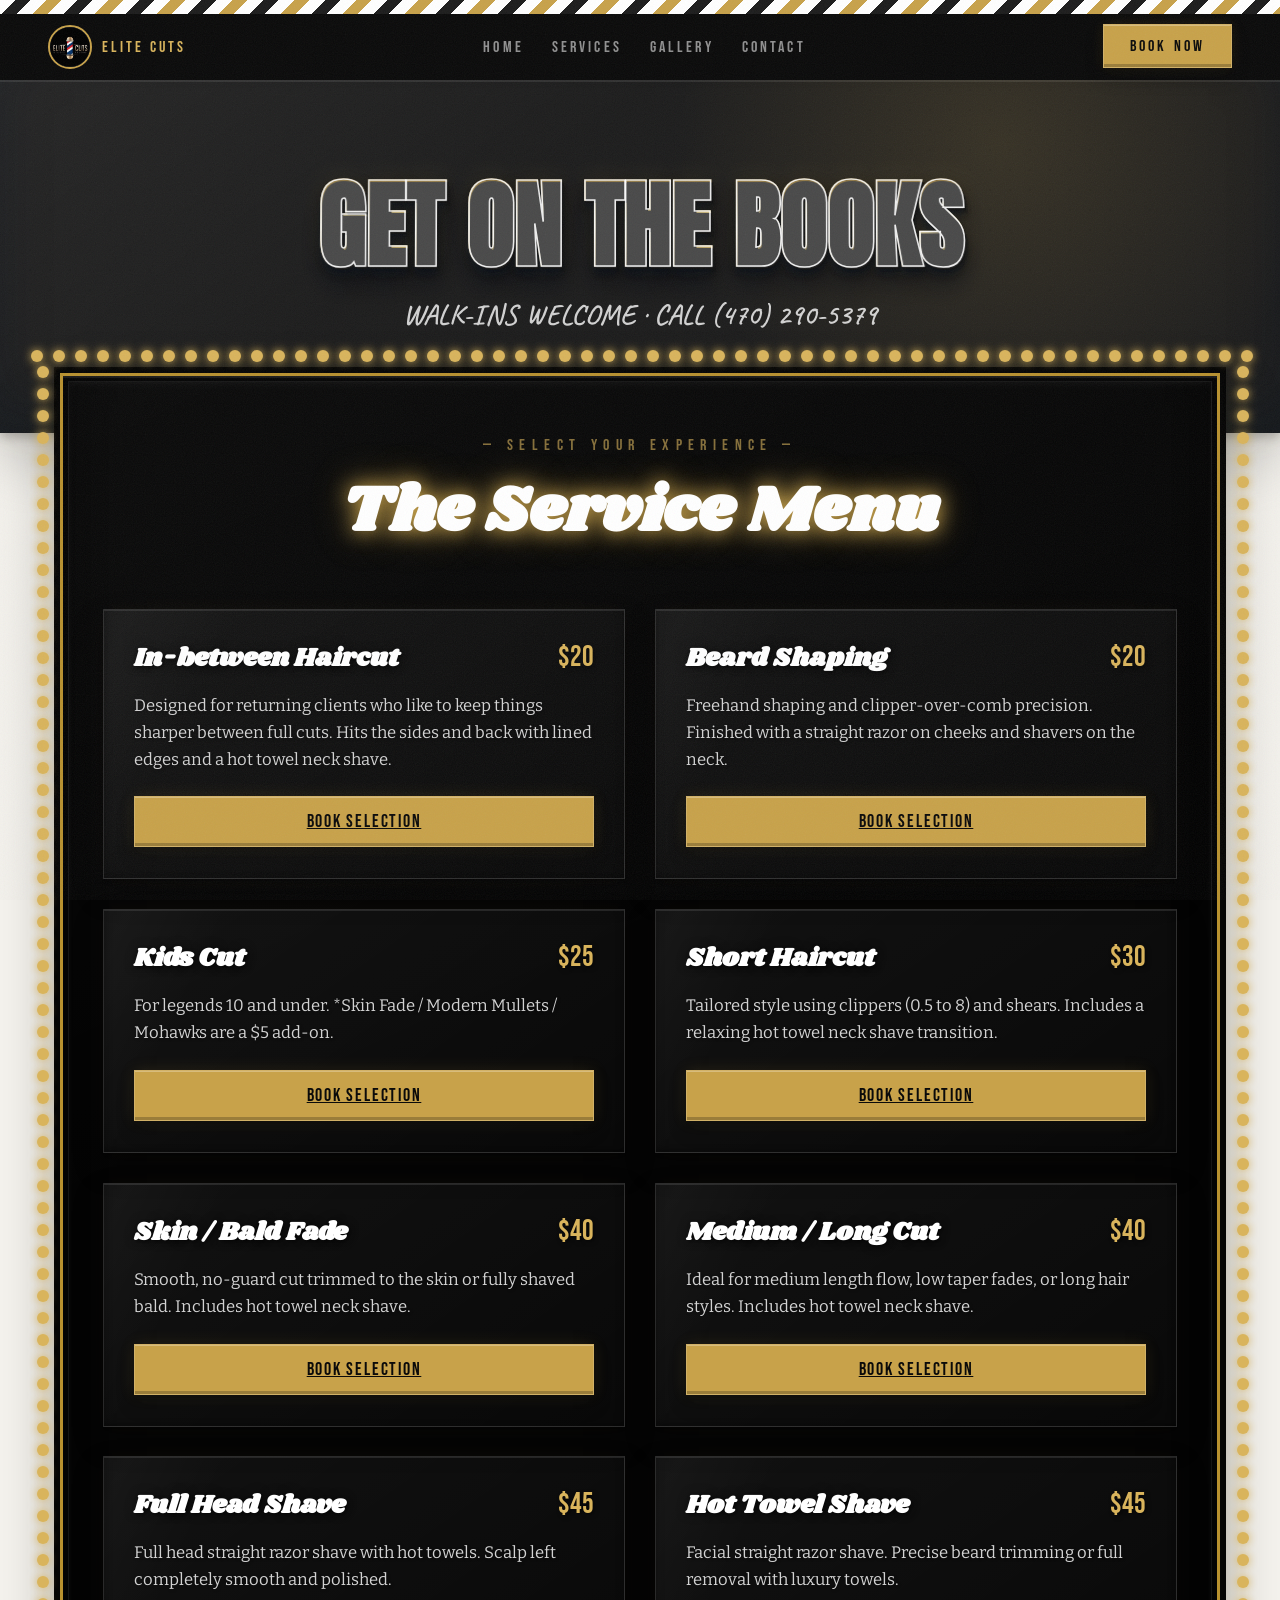
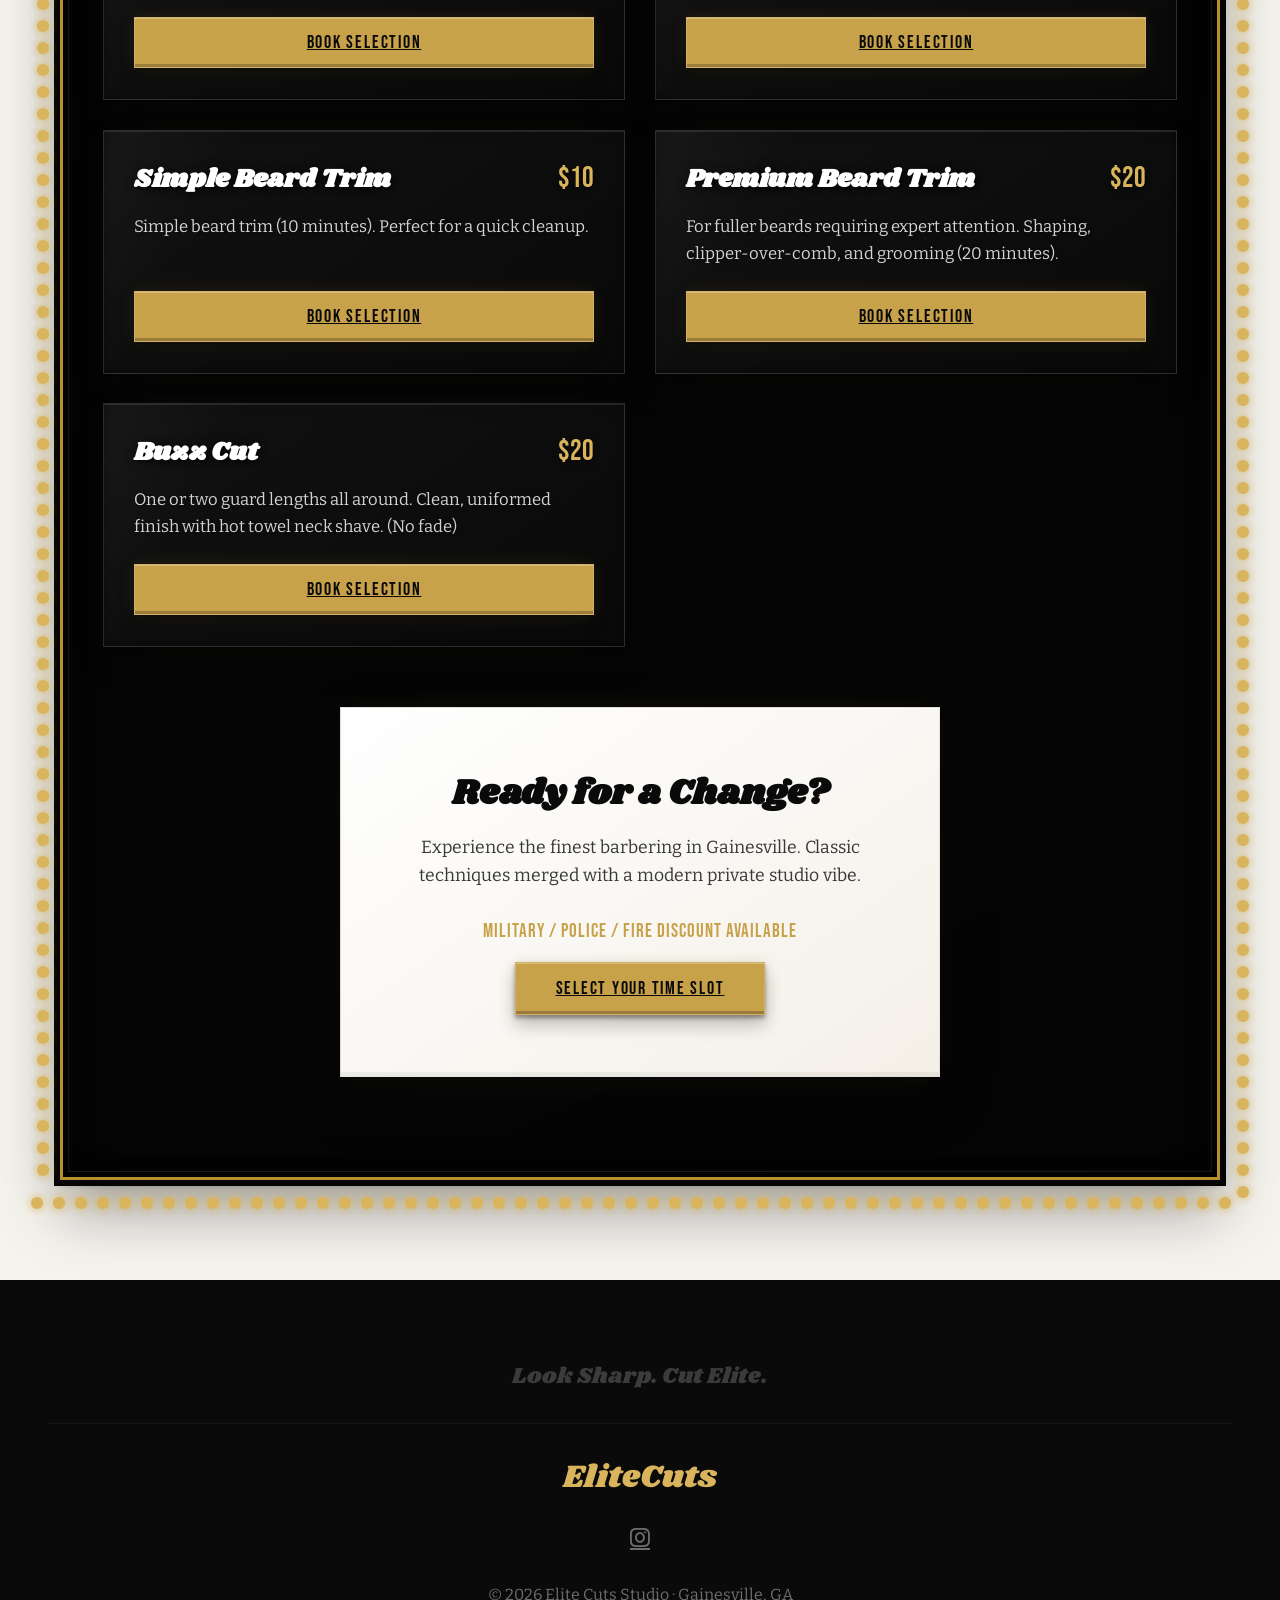
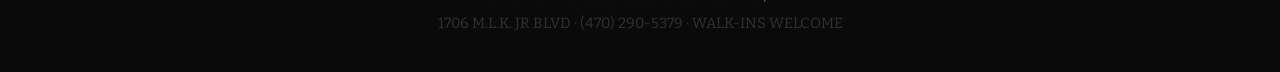
<file: appointments.html>
<!DOCTYPE html>
<html lang="en">

<head>
  <meta charset="UTF-8">
  <meta name="viewport" content="width=device-width, initial-scale=1.0">
  <title>Book a Barber in Gainesville, GA | Elite Cuts Studio</title>
  <meta name="description"
    content="Book your next premium haircut or shave at Elite Cuts Studio in Gainesville, GA. Classic cuts, hot towel shaves, fades, and more.">
  <link rel="canonical" href="https://forge-dev-studio.github.io/elite-cuts-studio/appointments.html">
  <meta name="robots" content="index, follow, max-image-preview:large">
  <link rel="preload" as="font" type="font/woff2" crossorigin href="assets/fonts/anton-400.woff2">
  <link rel="preload" as="font" type="font/woff2" crossorigin href="assets/fonts/bitter-400.woff2">
  <link rel="preload" as="font" type="font/woff2" crossorigin href="assets/fonts/bebasneue-400.woff2">
  <link rel="stylesheet" href="fonts.css">

  <!-- SOCIAL SHARE (OG TAGS) -->
  <meta property="og:title" content="Book Now | Elite Cuts Studio">
  <meta property="og:description"
    content="Reserve your spot for a premium haircut or hot towel shave. Classic 70s aesthetics meet modern barbering excellence.">
  <meta property="og:image" content="https://forge-dev-studio.github.io/elite-cuts-studio/assets/og-social.jpg?v=20260712">
  <meta property="og:image:width" content="1200">
  <meta property="og:image:height" content="630">
  <meta property="og:image:alt" content="Elite Cuts Studio — premium barbering in Gainesville, GA.">
  <link rel="icon" type="image/jpeg" href="assets/logo.jpg">
  <meta property="og:url" content="https://forge-dev-studio.github.io/elite-cuts-studio/appointments.html">
  <meta property="og:type" content="website">
  <meta name="twitter:card" content="summary_large_image">
  <link rel="stylesheet" href="https://cdnjs.cloudflare.com/ajax/libs/font-awesome/6.5.1/css/all.min.css"
    crossorigin="anonymous" referrerpolicy="no-referrer">
  <style>
    :root {
      --orange: #c8a24a;
      --orange-deep: #8a6a24;
      --olive: #1c1c1c;
      --olive-dark: #0d0d0d;
      --cream: #f5f3ee;
      --ink: #0a0a0a;
      --amber: #d9b45c;
    }

    *,
    *::before,
    *::after {
      box-sizing: border-box;
      margin: 0;
      padding: 0;
    }

    html {
      scroll-behavior: smooth;
    }

    body {
      font-family: 'Bitter', Georgia, serif;
      background: var(--cream);
      color: var(--ink);
      overflow-x: hidden;
      /* 🎯 RETRO CROSSHAIR CURSOR 🎯 */
      cursor: url("data:image/svg+xml,%3Csvg xmlns='http://www.w3.org/2000/svg' width='32' height='32' viewBox='0 0 32 32'%3E%3Cline x1='16' y1='4' x2='16' y2='12' stroke='%23c8a24a' stroke-width='2'/%3E%3Cline x1='16' y1='20' x2='16' y2='28' stroke='%23c8a24a' stroke-width='2'/%3E%3Cline x1='4' y1='16' x2='12' y2='16' stroke='%23c8a24a' stroke-width='2'/%3E%3Cline x1='20' y1='16' x2='28' y2='16' stroke='%23c8a24a' stroke-width='2'/%3E%3Ccircle cx='16' cy='16' r='2' fill='%23c8a24a'/%3E%3C/svg%3E") 16 16, auto;
    }

    /* Keep crosshair on interactive elements */
    a,
    button,
    .btn-book,
    .service-card {
      cursor: url("data:image/svg+xml,%3Csvg xmlns='http://www.w3.org/2000/svg' width='32' height='32' viewBox='0 0 32 32'%3E%3Cline x1='16' y1='4' x2='16' y2='12' stroke='%23c8a24a' stroke-width='2'/%3E%3Cline x1='16' y1='20' x2='16' y2='28' stroke='%23c8a24a' stroke-width='2'/%3E%3Cline x1='4' y1='16' x2='12' y2='16' stroke='%23c8a24a' stroke-width='2'/%3E%3Cline x1='20' y1='16' x2='28' y2='16' stroke='%23c8a24a' stroke-width='2'/%3E%3Ccircle cx='16' cy='16' r='2' fill='%23c8a24a'/%3E%3C/svg%3E") 16 16, pointer !important;
    }

    .grain {
      position: fixed;
      inset: 0;
      z-index: 9999;
      pointer-events: none;
      opacity: .06;
      background-image: url("data:image/svg+xml,%3Csvg xmlns='http://www.w3.org/2000/svg' width='200' height='200'%3E%3Cfilter id='n'%3E%3CfeTurbulence type='fractalNoise' baseFrequency='.9' numOctaves='4' stitchTiles='stitch'/%3E%3C/filter%3E%3Crect width='200' height='200' filter='url(%23n)'/%3E%3C/svg%3E");
    }

    /* BARBER STRIP */
    .barber-strip {
      height: 14px;
      background: repeating-linear-gradient(-45deg, var(--orange) 0, var(--orange) 11px, #fff 11px, #fff 22px, var(--olive) 22px, var(--olive) 33px, #fff 33px, #fff 44px);
      background-size: 62px 62px;
      animation: pole 3.4s linear infinite;
    }

    @keyframes pole {
      to {
        background-position: 62px 62px
      }
    }

    /* THEMED SCROLLBAR */
    html { scrollbar-width: thin; scrollbar-color: var(--orange) var(--ink); }
    ::-webkit-scrollbar { width: 12px; height: 12px; }
    ::-webkit-scrollbar-track { background: var(--ink); }
    ::-webkit-scrollbar-thumb { background: linear-gradient(180deg, var(--amber), var(--orange-deep)); border-radius: 10px; border: 3px solid var(--ink); }
    ::-webkit-scrollbar-thumb:hover { background: linear-gradient(180deg, var(--orange), var(--orange-deep)); }
    ::-webkit-scrollbar-corner { background: var(--ink); }

    /* NAV */
    .site-nav { display:flex; align-items:center; justify-content:space-between; height:66px; padding:0 48px; background:var(--ink); position:sticky; top:0; z-index:100; }
    .nav-brand { display:flex; align-items:center; gap:10px; text-decoration:none; }
    .nav-logo-img { width:44px; height:44px; border-radius:50%; object-fit:cover; border:2px solid var(--orange); }
    .nav-brand-text { font-family:'Bebas Neue',sans-serif; letter-spacing:3px; font-size:1rem; color:var(--amber); }
    .nav-links { display:flex; align-items:center; gap:28px; list-style:none; }
    .nav-links a { font-family:'Bebas Neue',sans-serif; font-size:0.977rem; letter-spacing:.2em; color:rgba(255,255,255,.55); text-decoration:none; transition:color .2s; }
    .nav-links a:hover { color:#fff; }
    .nav-toggle { display:none; flex-direction:column; align-items:center; justify-content:center; min-width:44px; min-height:44px; background:none; border:none; padding:4px; cursor:pointer; }
    .nav-toggle span { display:block; width:22px; height:2px; background:#fff; margin:5px 0; transition:transform .3s, opacity .3s; }
    .nav-book { display:inline-flex; align-items:center; justify-content:center; min-height:44px; font-family:'Bebas Neue',sans-serif; font-size:0.977rem; letter-spacing:.2em; padding:9px 26px; background:var(--orange); color:var(--ink); text-decoration:none; transition:background .2s; }
    .nav-book:hover { background:var(--amber); }
    @media(max-width:640px) {
      .site-nav { padding:0 20px; }
      .nav-links { display:none; position:absolute; top:66px; left:0; right:0; background:var(--ink); flex-direction:column; align-items:stretch; padding:12px 20px; gap:0; border-top:1px solid rgba(255,255,255,.1); }
      .nav-links.open { display:flex; }
      .nav-links li { width:100%; }
      .nav-links a { display:flex; align-items:center; min-height:44px; padding:12px 0; }
      .nav-toggle { display:flex; margin-left:auto; order:2; }
      .nav-book { min-height:44px; order:3; }
      .nav-brand-text { display:none; }
    }

    /* APPOINTMENTS HERO */
    .apt-hero {
      background: var(--olive);
      padding: 100px 48px;
      text-align: center;
      position: relative;
      overflow: hidden;
    }

    .apt-hero::after {
      content: '';
      position: absolute;
      inset: 0;
      pointer-events: none;
      background-image: radial-gradient(circle, rgba(0, 0, 0, .08) 1.2px, transparent 1.2px);
      background-size: 20px 20px;
    }

    .apt-title {
      font-family: 'Anton', 'Shrikhand', sans-serif;
      text-transform: uppercase;
      font-size: clamp(3rem, 8vw, 6rem);
      line-height: 1.0;
      margin-bottom: 20px;
      color: #d9b45c;
      background: linear-gradient(180deg, #6a4e16 0%, #9c7827 12%, #d9b657 32%, #f7e7a8 49%, #f7e7a8 51%, #d9b657 68%, #9c7827 87%, #6a4e16 100%);
      -webkit-background-clip: text;
      background-clip: text;
      -webkit-text-fill-color: transparent;
      -webkit-text-stroke: 1.6px rgba(255, 255, 255, .92);
      filter: drop-shadow(2px 3px 0 rgba(10, 10, 10, .45)) drop-shadow(0 4px 7px rgba(0, 0, 0, .38));
    }

    .apt-sub {
      font-family: 'Caveat', cursive;
      font-size: 1.8rem;
      color: rgba(255, 255, 255, .8);
    }

    /* SERVICE GRID — VEGAS BILLBOARD STYLE */
    .services-container {
      max-width: 1200px;
      margin: -60px auto 100px;
      padding: 0 20px;
      position: relative;
      z-index: 10;
    }

    .vegas-billboard {
      background: #050505;
      border: 3px solid var(--orange);
      box-shadow: 0 40px 100px rgba(0, 0, 0, .6);
      padding: 60px 40px;
      position: relative;
    }

    /* CHASING LIGHTS WRAP */
    .vegas-lights-wrap {
      position: absolute;
      inset: -26px;
      pointer-events: none;
      z-index: 10;
    }

    .vegas-bulb {
      position: absolute;
      border-radius: 50%;
      background: var(--amber);
      box-shadow: 0 0 10px var(--amber);
    }

    .vegas-bulb.dim {
      background: #201608;
      box-shadow: none;
    }

    .vegas-header {
      text-align: center;
      margin-bottom: 50px;
    }

    .vegas-eyebrow {
      font-family: 'Bebas Neue', sans-serif;
      font-size: 1rem;
      letter-spacing: .4em;
      color: var(--amber);
      opacity: .6;
      display: block;
      margin-bottom: 10px;
    }

    .vegas-headline {
      font-family: 'Shrikhand', cursive;
      font-size: clamp(2.5rem, 5vw, 4.5rem);
      color: #fff;
      text-shadow: 0 0 20px var(--orange), 0 0 40px rgba(210, 170, 80, .4);
    }

    /* SERVICE CARD STYLING */
    .service-menu {
      display: grid;
      grid-template-columns: repeat(auto-fill, minmax(340px, 1fr));
      gap: 30px;
    }

    .service-card {
      background: rgba(255, 255, 255, .03);
      border: 1px solid rgba(255, 255, 255, .08);
      padding: 30px;
      display: flex;
      flex-direction: column;
      transition: transform .3s, background .3s;
    }

    .service-card:hover {
      background: rgba(255, 255, 255, .06);
      transform: translateY(-5px);
    }

    .sc-header {
      display: flex;
      justify-content: space-between;
      align-items: flex-start;
      margin-bottom: 15px;
    }

    .sc-name {
      font-family: 'Shrikhand', cursive;
      font-size: 1.6rem;
      color: #fff;
      flex: 1;
      padding-right: 20px;
      text-shadow: 2px 2px 4px rgba(0, 0, 0, .5), 0 0 12px rgba(0, 0, 0, .3);
    }

    .sc-price {
      font-family: 'Bebas Neue', sans-serif;
      font-size: 1.8rem;
      color: var(--amber);
      text-shadow: 2px 2px 4px rgba(0, 0, 0, .5);
    }

    .sc-desc {
      font-size: 1.045rem;
      line-height: 1.6;
      color: rgba(255, 255, 255, .82);
      text-shadow: 1px 1px 3px rgba(0, 0, 0, .4);
      margin-bottom: 25px;
      flex-grow: 1;
    }

    .btn-book {
      background: var(--orange);
      color: var(--ink);
      font-family: 'Bebas Neue', sans-serif;
      font-size: 1.1rem;
      letter-spacing: .1em;
      padding: 14px 20px;
      text-align: center;
      text-transform: uppercase;
      transition: background .2s;
    }

    .btn-book:hover {
      background: #fff;
      color: var(--ink);
    }

    /* CONTRAST CARD CTA (Consistency) */
    .contrast-card {
      max-width: 600px;
      margin: 40px auto;
      background: #fdfdfd;
      padding: 60px 40px;
      color: var(--ink);
      text-align: center;
      box-shadow: 0 30px 90px rgba(0, 0, 0, 0.4);
      position: relative;
      overflow: hidden;
      border: 1px solid rgba(0, 0, 0, 0.05);
    }

    .contrast-card h2 {
      font-family: 'Shrikhand', cursive;
      font-size: 2.2rem;
      margin-bottom: 15px;
    }

    .contrast-card p {
      font-size: 1.1rem;
      opacity: 0.8;
      margin-bottom: 30px;
      line-height: 1.6;
    }

    .contrast-card .btn-book {
      display: inline-block;
      width: auto;
      padding: 15px 40px;
    }

    /* FOOTER */
    .footer {
      background: var(--ink);
      padding: 80px 48px 40px;
      color: rgba(255, 255, 255, 0.4);
      text-align: center;
    }

    @media (max-width: 640px) {
      .vegas-billboard {
        width: calc(100% - 60px);
        margin-left: auto;
        margin-right: auto;
        padding: 40px 20px;
      }

      .service-menu {
        grid-template-columns: 1fr;
      }

      .apt-hero {
        padding: 60px 20px;
      }

      .services-container {
        margin-top: -30px;
      }
    }


    .footer-logo-row {
      margin-bottom: 30px;
      border-bottom: 1px solid rgba(255, 255, 255, 0.05);
      padding-bottom: 30px;
    }

    .footer-logo-img {
      width: 100px;
      opacity: .9;
      margin-bottom: 10px;
    }

    .footer-tagline {
      font-family: 'Shrikhand', cursive;
      font-size: 1.4rem;
      color: rgba(255, 255, 255, 0.2);
    }

    .footer-brand {
      display: block;
      margin-bottom: 15px;
      font-family: 'Shrikhand', cursive;
      font-size: 2rem;
      color: var(--amber);
    }

    .footer-socials {
      display: flex;
      gap: 12px;
      justify-content: center;
      margin-bottom: 25px;
    }

    .footer-socials a {
      display: inline-flex;
      align-items: center;
      justify-content: center;
      min-width: 44px;
      min-height: 44px;
      color: rgba(255, 255, 255, 0.4);
      font-size: 1.4rem;
      transition: color 0.2s;
    }

    .footer-socials a:hover {
      color: var(--orange);
    }

    .footer-note {
      margin-top: 10px;
      font-size: 0.92rem;
      opacity: 0.4;
    }

    /* BOOKING MODAL */
    #bookingModal {
      position: fixed;
      inset: 0;
      background: rgba(0, 0, 0, .92);
      z-index: 1000;
      display: none;
      align-items: flex-start;
      justify-content: center;
      padding: 20px;
      overflow-y: auto;
    }

    #bookingModal.open {
      display: flex;
    }

    .modal-content {
      width: 100%;
      max-width: 680px;
      background: var(--ink);
      border: 2px solid var(--orange);
      position: relative;
      box-shadow: 0 30px 60px rgba(0, 0, 0, .5), 0 0 0 6px rgba(200, 162, 74, .1);
      margin: 40px 0;
    }

    .modal-close {
      position: absolute;
      top: -40px;
      right: 0;
      color: #fff;
      font-size: 1.5rem;
      cursor: pointer;
      font-family: 'Bebas Neue', sans-serif;
      background: none;
      border: none;
      padding: 4px 8px;
      letter-spacing: .1em;
    }

    .modal-close:hover,
    .modal-close:focus-visible {
      color: var(--amber);
      outline: 2px solid var(--amber);
      outline-offset: 2px;
    }

    /* ── BOOKSY BARBER PICKER ── */
    .booking-picker {
      padding: 48px 40px;
      color: #fff;
    }

    .bf-title {
      font-family: 'Shrikhand', cursive;
      font-size: 2rem;
      text-align: center;
      color: #fff;
      letter-spacing: .04em;
      margin-bottom: 14px;
      text-shadow: 2px 2px 0 rgba(0,0,0,.3);
    }

    .picker-intro {
      max-width: 560px;
      margin: 0 auto 30px;
      color: rgba(255, 255, 255, .78);
      font-size: 1.045rem;
      line-height: 1.65;
      text-align: center;
    }

    .picker-grid {
      display: grid;
      grid-template-columns: repeat(3, 1fr);
      gap: 14px;
    }

    .barber-card {
      display: block;
      color: inherit;
      text-decoration: none;
      cursor: pointer;
    }

    .bc-inner {
      display: flex;
      flex-direction: column;
      align-items: center;
      justify-content: center;
      gap: 8px;
      padding: 20px 10px;
      min-height: 178px;
      background: rgba(255, 255, 255, .04);
      border: 2px solid rgba(255, 255, 255, .1);
      border-radius: 8px;
      text-align: center;
      transition: border-color .2s, background .2s, transform .2s, box-shadow .2s;
    }

    a.barber-card:hover .bc-inner {
      border-color: var(--orange);
      background: rgba(200, 162, 74, .12);
      transform: translateY(-3px);
    }

    a.barber-card:focus-visible {
      outline: 3px solid var(--cream);
      outline-offset: 4px;
      border-radius: 8px;
    }

    a.barber-card:focus-visible .bc-inner {
      border-color: var(--orange);
      box-shadow: 0 0 0 3px var(--olive);
    }

    .bc-avatar {
      width: 60px;
      height: 60px;
      border-radius: 50%;
      background: var(--orange);
      display: flex;
      align-items: center;
      justify-content: center;
      font-family: 'Shrikhand', cursive;
      font-size: 1.5rem;
      color: #fff;
      text-shadow: 1px 1px 0 rgba(0,0,0,.2);
    }

    .bc-name {
      font-family: 'Shrikhand', cursive;
      font-size: 1.05rem;
      color: #fff;
    }

    .bc-role {
      font-family: 'Caveat', cursive;
      font-size: 1.045rem;
      color: rgba(255, 255, 255, .75);
    }

    .barber-card[aria-disabled="true"] {
      cursor: not-allowed;
    }

    .barber-card[aria-disabled="true"] .bc-inner {
      background: rgba(255, 255, 255, .025);
      border-color: rgba(255, 255, 255, .12);
    }

    .barber-card[aria-disabled="true"] .bc-avatar {
      background: var(--olive);
      color: var(--cream);
    }

    .coming-soon-label {
      display: inline-block;
      padding: 4px 9px;
      margin-top: 2px;
      background: var(--cream);
      color: var(--ink);
      font-family: 'Bebas Neue', sans-serif;
      font-size: 0.828rem;
      letter-spacing: .12em;
      text-transform: uppercase;
      border-radius: 2px;
    }

    @media(max-width: 768px) {
      .vegas-billboard {
        padding: 40px 20px;
      }
      .service-menu {
        grid-template-columns: 1fr;
      }
      .picker-grid {
        grid-template-columns: repeat(2, 1fr);
      }
      .booking-picker {
        padding: 32px 20px;
      }
    }

    @media(max-width: 420px) {
      .picker-grid {
        grid-template-columns: 1fr;
      }
    }
    a:focus-visible, button:focus-visible, select:focus-visible, input:focus-visible { outline: 2px solid var(--orange); outline-offset: 2px; }

    /* Premium depth pass C: standalone appointments surfaces */
    .apt-hero {
      isolation: isolate;
      box-shadow:
        inset 0 2px 0 rgba(255, 255, 255, .09),
        inset 0 -28px 52px rgba(5, 14, 31, .26),
        0 4px 10px rgba(10, 10, 10, .24),
        0 25px 54px rgba(10, 10, 10, .2),
        0 0 32px rgba(200, 162, 74, .08);
    }
    .apt-hero::before {
      content: '';
      position: absolute;
      inset: 0;
      z-index: 0;
      pointer-events: none;
      background:
        radial-gradient(circle at 78% 18%, rgba(217, 180, 92, .14), transparent 31%),
        linear-gradient(145deg, rgba(255, 255, 255, .045), transparent 38%);
    }
    .apt-hero > * { position: relative; z-index: 2; }
    .apt-title {
      text-shadow:
        0 1px 0 rgba(255, 255, 255, .2),
        1px 2px 0 #1c1c1c,
        2px 3px 0 #101010,
        0 7px 7px rgba(5, 14, 31, .42),
        0 18px 28px rgba(5, 14, 31, .28),
        0 0 24px rgba(217, 180, 92, .12);
      transform: perspective(1000px) rotateX(1deg) translateY(-2px);
    }
    .vegas-billboard {
      isolation: isolate;
      border-color: #b8912f;
      box-shadow:
        inset 0 2px 1px rgba(255, 255, 255, .09),
        inset 0 -20px 38px rgba(0, 0, 0, .58),
        0 3px 7px rgba(10, 10, 10, .38),
        0 28px 58px rgba(10, 10, 10, .38),
        0 0 0 6px #050505,
        0 0 36px rgba(200, 162, 74, .14);
    }
    .vegas-billboard::before {
      content: '';
      position: absolute;
      inset: 5px;
      z-index: 0;
      pointer-events: none;
      border: 1px solid rgba(255, 255, 255, .07);
      background: linear-gradient(155deg, rgba(255, 255, 255, .025), transparent 30%, rgba(0, 0, 0, .12));
      box-shadow: inset 0 2px 7px rgba(255, 255, 255, .045), inset 0 -9px 20px rgba(0, 0, 0, .48);
    }
    .vegas-billboard > * { position: relative; z-index: 2; }
    .service-card {
      position: relative;
      overflow: hidden;
      background: linear-gradient(145deg, rgba(255, 255, 255, .055), rgba(255, 255, 255, .018));
      border-color: rgba(255, 255, 255, .13);
      box-shadow:
        inset 0 1px 0 rgba(255, 255, 255, .1),
        inset 0 -4px 8px rgba(0, 0, 0, .3),
        0 3px 5px rgba(0, 0, 0, .42),
        0 14px 28px rgba(0, 0, 0, .3),
        0 0 16px rgba(200, 162, 74, .045);
      transform: perspective(900px) translateY(0) rotateX(0);
      transition: transform 280ms cubic-bezier(.22, 1, .36, 1), box-shadow 280ms ease;
    }
    .service-card::after {
      content: '';
      position: absolute;
      inset: 0;
      pointer-events: none;
      opacity: .34;
      background: linear-gradient(115deg, transparent 12%, rgba(255, 255, 255, .07) 32%, transparent 48%);
      transform: translateX(-34%);
      transition: transform 420ms ease, opacity 280ms ease;
    }
    .service-card > * { position: relative; z-index: 1; }
    .service-card:hover {
      transform: perspective(900px) translateY(-6px) rotateX(1.5deg);
      box-shadow:
        inset 0 1px 0 rgba(255, 255, 255, .13),
        inset 0 -4px 8px rgba(0, 0, 0, .26),
        0 4px 7px rgba(0, 0, 0, .4),
        0 22px 36px rgba(0, 0, 0, .38),
        0 0 22px rgba(200, 162, 74, .1);
    }
    .service-card:hover::after { opacity: .5; transform: translateX(28%); }
    .btn-book,
    .nav-book {
      border: 1px solid rgba(255, 255, 255, .16);
      box-shadow:
        inset 0 1px 0 rgba(255, 255, 255, .28),
        inset 0 -3px 0 rgba(10, 10, 10, .24),
        0 3px 4px rgba(10, 10, 10, .36),
        0 10px 18px rgba(10, 10, 10, .24),
        0 0 14px rgba(200, 162, 74, .14);
      transform: translateY(-1px);
      transition: transform 180ms ease, box-shadow 180ms ease;
    }
    .btn-book:hover,
    .nav-book:hover {
      transform: translateY(-3px);
      box-shadow:
        inset 0 1px 0 rgba(255, 255, 255, .34),
        inset 0 -3px 0 rgba(10, 10, 10, .2),
        0 4px 6px rgba(10, 10, 10, .32),
        0 15px 24px rgba(10, 10, 10, .27),
        0 0 20px rgba(200, 162, 74, .17);
    }
    .btn-book:active,
    .nav-book:active {
      transform: translateY(2px);
      box-shadow: inset 0 2px 4px rgba(10, 10, 10, .28), 0 1px 2px rgba(10, 10, 10, .28), 0 4px 8px rgba(10, 10, 10, .18);
    }
    .contrast-card {
      border-color: rgba(10, 10, 10, .1);
      background: linear-gradient(145deg, #fff, #f4f0e8);
      box-shadow:
        inset 0 1px 0 rgba(255, 255, 255, .95),
        inset 0 -4px 0 rgba(10, 10, 10, .05),
        0 3px 7px rgba(10, 10, 10, .2),
        0 24px 52px rgba(10, 10, 10, .24),
        0 0 24px rgba(200, 162, 74, .07);
    }
    .modal-content {
      box-shadow:
        inset 0 1px 0 rgba(255, 255, 255, .09),
        inset 0 -18px 34px rgba(0, 0, 0, .34),
        0 4px 8px rgba(0, 0, 0, .48),
        0 30px 64px rgba(0, 0, 0, .55),
        0 0 0 6px rgba(200, 162, 74, .1),
        0 0 28px rgba(200, 162, 74, .12);
    }
    .booking-picker {
      background:
        radial-gradient(circle at 50% 0, rgba(200, 162, 74, .09), transparent 35%),
        linear-gradient(145deg, rgba(255, 255, 255, .025), transparent 40%);
    }
    .bc-inner {
      position: relative;
      overflow: hidden;
      border-color: rgba(255, 255, 255, .14);
      background: linear-gradient(145deg, rgba(255, 255, 255, .075), rgba(255, 255, 255, .025));
      box-shadow:
        inset 0 1px 0 rgba(255, 255, 255, .12),
        inset 0 -4px 8px rgba(0, 0, 0, .28),
        0 3px 5px rgba(0, 0, 0, .38),
        0 13px 24px rgba(0, 0, 0, .26),
        0 0 14px rgba(200, 162, 74, .05);
      transform: perspective(850px) translateY(0) rotateX(0);
      transition: transform 240ms cubic-bezier(.22, 1, .36, 1), box-shadow 240ms ease;
    }
    a.barber-card:hover .bc-inner {
      transform: perspective(850px) translateY(-5px) rotateX(1.5deg);
      box-shadow:
        inset 0 1px 0 rgba(255, 255, 255, .15),
        inset 0 -4px 8px rgba(0, 0, 0, .24),
        0 4px 7px rgba(0, 0, 0, .38),
        0 20px 32px rgba(0, 0, 0, .34),
        0 0 20px rgba(200, 162, 74, .12);
    }
    a.barber-card:active .bc-inner {
      transform: translateY(1px);
      box-shadow: inset 0 3px 6px rgba(0, 0, 0, .3), 0 2px 3px rgba(0, 0, 0, .3);
    }
    a.barber-card:focus-visible .bc-inner {
      box-shadow:
        0 0 0 3px var(--olive),
        0 0 0 5px var(--cream),
        0 13px 24px rgba(0, 0, 0, .3);
    }
    .bc-avatar {
      position: relative;
      overflow: hidden;
      border: 1px solid rgba(255, 255, 255, .2);
      background: linear-gradient(145deg, #ddb45c, #8f6f28);
      box-shadow:
        inset 0 2px 1px rgba(255, 255, 255, .32),
        inset 0 -7px 11px rgba(46, 34, 8, .3),
        0 3px 4px rgba(0, 0, 0, .4),
        0 11px 18px rgba(0, 0, 0, .3),
        0 0 0 4px rgba(200, 162, 74, .1);
      filter: drop-shadow(0 4px 3px rgba(0, 0, 0, .22));
      transform: translateY(-2px);
      transition: transform 240ms ease, box-shadow 240ms ease;
    }
    .bc-avatar::after {
      content: '';
      position: absolute;
      inset: 4px 7px 48% 7px;
      border-radius: 50%;
      pointer-events: none;
      background: linear-gradient(to bottom, rgba(255, 255, 255, .32), transparent);
      opacity: .62;
    }
    a.barber-card:hover .bc-avatar { transform: translateY(-4px) rotate(-1.5deg); }
    .barber-card[aria-disabled="true"] .bc-inner { box-shadow: inset 0 1px 0 rgba(255,255,255,.08), inset 0 -3px 7px rgba(0,0,0,.25), 0 5px 12px rgba(0,0,0,.2); }
    .barber-card[aria-disabled="true"] .bc-avatar { background: linear-gradient(145deg, #333333, #101010); }
    @media (prefers-reduced-motion: reduce) {
      html { scroll-behavior: auto; }
      .barber-strip { animation: none !important; }
      .apt-title,
      .service-card,
      .service-card:hover,
      .service-card::after,
      .service-card:hover::after,
      .btn-book,
      .btn-book:hover,
      .btn-book:active,
      .nav-book,
      .nav-book:hover,
      .nav-book:active,
      .bc-inner,
      a.barber-card:hover .bc-inner,
      a.barber-card:active .bc-inner,
      .bc-avatar,
      a.barber-card:hover .bc-avatar {
        transform: none !important;
        transition: none !important;
      }
    }
  </style>
</head>

<body>
  <div class="grain" aria-hidden="true"></div>
  <div class="barber-strip" role="presentation"></div>

  <nav class="site-nav" id="siteNav">
    <a href="index.html" class="nav-brand" aria-label="Elite Cuts Studio home">
      <img src="assets/logo.jpg" alt="Elite Cuts Studio" class="nav-logo-img">
      <span class="nav-brand-text">Elite Cuts</span>
    </a>
    <ul class="nav-links" id="navLinks">
      <li><a href="index.html" data-es="Inicio">Home</a></li>
      <li><a href="index.html#services" data-es="Servicios">Services</a></li>
      <li><a href="index.html#gallery" data-es="Galeria">Gallery</a></li>
      <li><a href="contact.html" data-es="Contacto">Contact</a></li>
    </ul>
    <button class="nav-toggle" id="navToggle" type="button" aria-label="Toggle menu" aria-expanded="false">
      <span></span><span></span><span></span>
    </button>
    <a href="appointments.html" class="nav-book" data-es="Reservar">Book Now</a>
  </nav>

  <header class="apt-hero">
    <h1 class="apt-title" data-es="Haz Tu Reservacion">Get on the Books</h1>
    <p class="apt-sub" data-es="SIN CITA BIENVENIDOS · LLAMA AL (470) 290-5379">WALK-INS WELCOME · CALL (470) 290-5379</p>
  </header>

  <main class="services-container">
    <div class="vegas-billboard">
      <div class="vegas-lights-wrap" id="vegasLights"></div>

      <div class="vegas-header">
        <span class="vegas-eyebrow" data-es="— SELECCIONA TU EXPERIENCIA —">— SELECT YOUR EXPERIENCE —</span>
        <h2 class="vegas-headline" data-es="Menu de Servicios">The Service Menu</h2>
      </div>

      <div class="service-menu">
        <!-- 1 -->
        <article class="service-card">
          <div class="sc-header">
            <h3 class="sc-name" data-es="Retoque">In-between Haircut</h3>
            <span class="sc-price">$20</span>
          </div>
          <p class="sc-desc" data-es="Disenado para clientes frecuentes que quieren mantenerse afilados entre cortes completos. Incluye lados, espalda, bordes y afeitado de cuello con toalla caliente.">Designed for returning clients who like to keep things sharper between full cuts. Hits the
            sides and back with lined edges and a hot towel neck shave.</p>
          <a href="#" class="btn-book" onclick="openBooking()" data-es="Reservar">Book Selection</a>
        </article>

        <!-- 2 -->
        <article class="service-card">
          <div class="sc-header">
            <h3 class="sc-name" data-es="Perfilado de Barba">Beard Shaping</h3>
            <span class="sc-price">$20</span>
          </div>
          <p class="sc-desc" data-es="Perfilado a mano alzada y precision con peine y maquina. Terminado con navaja recta en mejillas y rasuradora en el cuello.">Freehand shaping and clipper-over-comb precision. Finished with a straight razor on cheeks
            and shavers on the neck.</p>
          <a href="#" class="btn-book" onclick="openBooking()" data-es="Reservar">Book Selection</a>
        </article>

        <!-- 3 -->
        <article class="service-card">
          <div class="sc-header">
            <h3 class="sc-name" data-es="Corte de Ninos">Kids Cut</h3>
            <span class="sc-price">$25</span>
          </div>
          <p class="sc-desc" data-es="Para campeones de 10 anos y menos. *Desvanecido / Mullet Moderno / Mohawk tienen un cargo adicional de $5.">For legends 10 and under. *Skin Fade / Modern Mullets / Mohawks are a $5 add-on.</p>
          <a href="#" class="btn-book" onclick="openBooking()" data-es="Reservar">Book Selection</a>
        </article>

        <!-- 4 -->
        <article class="service-card">
          <div class="sc-header">
            <h3 class="sc-name" data-es="Corte Corto">Short Haircut</h3>
            <span class="sc-price">$30</span>
          </div>
          <p class="sc-desc" data-es="Estilo personalizado con maquina (0.5 a 8) y tijera. Incluye afeitado de cuello con toalla caliente.">Tailored style using clippers (0.5 to 8) and shears. Includes a relaxing hot towel neck
            shave transition.</p>
          <a href="#" class="btn-book" onclick="openBooking()" data-es="Reservar">Book Selection</a>
        </article>

        <!-- 5 -->
        <article class="service-card">
          <div class="sc-header">
            <h3 class="sc-name" data-es="Desvanecido al Ras">Skin / Bald Fade</h3>
            <span class="sc-price">$40</span>
          </div>
          <p class="sc-desc" data-es="Corte suave sin guarda, al ras de la piel o completamente rapado. Incluye afeitado de cuello con toalla caliente.">Smooth, no-guard cut trimmed to the skin or fully shaved bald. Includes hot towel neck
            shave.</p>
          <a href="#" class="btn-book" onclick="openBooking()" data-es="Reservar">Book Selection</a>
        </article>

        <!-- 6 -->
        <article class="service-card">
          <div class="sc-header">
            <h3 class="sc-name" data-es="Corte Mediano / Largo">Medium / Long Cut</h3>
            <span class="sc-price">$40</span>
          </div>
          <p class="sc-desc" data-es="Ideal para cabello mediano, degradados bajos o estilos largos. Incluye afeitado de cuello con toalla caliente.">Ideal for medium length flow, low taper fades, or long hair styles. Includes hot towel neck
            shave.</p>
          <a href="#" class="btn-book" onclick="openBooking()" data-es="Reservar">Book Selection</a>
        </article>

        <!-- 7 -->
        <article class="service-card">
          <div class="sc-header">
            <h3 class="sc-name" data-es="Rasurado Completo">Full Head Shave</h3>
            <span class="sc-price">$45</span>
          </div>
          <p class="sc-desc" data-es="Rasurado completo de cabeza con navaja recta y toallas calientes. Cuero cabelludo completamente suave y pulido.">Full head straight razor shave with hot towels. Scalp left completely smooth and polished.
          </p>
          <a href="#" class="btn-book" onclick="openBooking()" data-es="Reservar">Book Selection</a>
        </article>

        <!-- 8 -->
        <article class="service-card">
          <div class="sc-header">
            <h3 class="sc-name" data-es="Afeitado con Toalla Caliente">Hot Towel Shave</h3>
            <span class="sc-price">$45</span>
          </div>
          <p class="sc-desc" data-es="Afeitado facial con navaja recta. Recorte de barba preciso o eliminacion completa con toallas de lujo.">Facial straight razor shave. Precise beard trimming or full removal with luxury towels.</p>
          <a href="#" class="btn-book" onclick="openBooking()" data-es="Reservar">Book Selection</a>
        </article>

        <!-- 9 -->
        <article class="service-card">
          <div class="sc-header">
            <h3 class="sc-name" data-es="Recorte Sencillo de Barba">Simple Beard Trim</h3>
            <span class="sc-price">$10</span>
          </div>
          <p class="sc-desc" data-es="Recorte sencillo de barba (10 minutos). Perfecto para un retoque rapido.">Simple beard trim (10 minutes). Perfect for a quick cleanup.</p>
          <a href="#" class="btn-book" onclick="openBooking()" data-es="Reservar">Book Selection</a>
        </article>

        <!-- 10 -->
        <article class="service-card">
          <div class="sc-header">
            <h3 class="sc-name" data-es="Recorte Premium de Barba">Premium Beard Trim</h3>
            <span class="sc-price">$20</span>
          </div>
          <p class="sc-desc" data-es="Para barbas mas llenas que requieren atencion experta. Perfilado, peine y maquina, y arreglo (20 minutos).">For fuller beards requiring expert attention. Shaping, clipper-over-comb, and grooming (20
            minutes).</p>
          <a href="#" class="btn-book" onclick="openBooking()" data-es="Reservar">Book Selection</a>
        </article>

        <!-- 11 -->
        <article class="service-card">
          <div class="sc-header">
            <h3 class="sc-name" data-es="Corte al Rape">Buzz Cut</h3>
            <span class="sc-price">$20</span>
          </div>
          <p class="sc-desc" data-es="Una o dos guardas parejo alrededor. Acabado limpio y uniforme con afeitado de cuello con toalla caliente. (Sin desvanecido)">One or two guard lengths all around. Clean, uniformed finish with hot towel neck shave. (No
            fade)</p>
          <a href="#" class="btn-book" onclick="openBooking()" data-es="Reservar">Book Selection</a>
        </article>
      </div>

      <!-- CONSISTENT CONTRAST CTA -->
      <div class="contrast-card rev" style="margin-top: 60px;">
        <h2 data-es="Listo Para un Cambio?">Ready for a Change?</h2>
        <p data-es="Experimenta la mejor barberia en Gainesville. Tecnicas clasicas combinadas con un ambiente moderno de estudio privado.">Experience the finest barbering in Gainesville. Classic techniques merged with a modern private studio vibe.
        </p>
        <div
          style="margin-bottom:20px; font-family:'Bebas Neue',sans-serif; color:var(--orange); letter-spacing:1px; font-size:1.2rem;" data-es="DESCUENTO PARA MILITARES / POLICIA / BOMBEROS">
          MILITARY / POLICE / FIRE DISCOUNT AVAILABLE
        </div>
        <a href="#" class="btn-book" onclick="openBooking()" data-es="Selecciona Tu Horario">Select Your Time Slot</a>
      </div>
    </div>
  </main>

  <!-- ══════════════ BOOKSY BARBER PICKER ══════════════ -->
  <div id="bookingModal" role="dialog" aria-modal="true" aria-labelledby="bookingTitle" aria-hidden="true">
    <div class="modal-content">
      <button type="button" class="modal-close" onclick="closeBooking()" aria-label="Close booking">[ CLOSE X ]</button>
      <div class="booking-picker">
        <h2 class="bf-title" id="bookingTitle" data-es="Elige Tu Barbero">Choose Your Barber</h2>
        <p class="picker-intro"
          data-es="Cada barbero reserva por su propio horario en Booksy. Elige a quién quieres y te llevaremos directo a su calendario.">Each barber books through their own Booksy schedule. Pick who you want and you'll be taken straight to their live calendar.</p>
        <div class="picker-grid">
          <a class="barber-card" href="https://booksy.com/en-us/dl/show-business/1810396" target="_blank"
            rel="noopener">
            <div class="bc-inner">
              <div class="bc-avatar">G</div>
              <span class="bc-name">Gabriel</span>
              <span class="bc-role" data-es="Barbero Maestro">Master Barber</span>
            </div>
          </a>
          <a class="barber-card" href="https://booksy.com/en-us/dl/show-business/1810475" target="_blank"
            rel="noopener">
            <div class="bc-inner">
              <div class="bc-avatar">O</div>
              <span class="bc-name">Oswaldo</span>
              <span class="bc-role" data-es="Barbero Maestro">Master Barber</span>
            </div>
          </a>
          <a class="barber-card" href="https://elitecutz80.booksy.com" target="_blank" rel="noopener">
            <div class="bc-inner">
              <div class="bc-avatar">T</div>
              <span class="bc-name">Thomas</span>
              <span class="bc-role" data-es="Barbero Maestro">Master Barber</span>
            </div>
          </a>
          <a class="barber-card"
            href="https://booksy.com/en-us/dl/show-business/1813863?utm_medium=c2c_referral" target="_blank"
            rel="noopener">
            <div class="bc-inner">
              <div class="bc-avatar" style="font-size:0.99rem;">EC</div>
              <span class="bc-name">Any</span>
              <span class="bc-role" data-es="Próximo disponible">Next available</span>
            </div>
          </a>
        </div>
      </div>
    </div>
  </div>

  <footer class="footer">
    <div class="footer-logo-row">
      <p class="footer-tagline">Look Sharp. Cut Elite.</p>
    </div>
    <span class="footer-brand">EliteCuts</span>
    <div class="footer-socials">
      <a href="https://www.instagram.com/elitecutsstudio" aria-label="Instagram"><i class="fab fa-instagram"></i></a>
    </div>
    <p>© 2026 Elite Cuts Studio · Gainesville, GA</p>
    <p class="footer-note">1706 M.L.K. JR BLVD · (470) 290-5379 · WALK-INS WELCOME</p>
  </footer>

  <script>
    /* NAV TOGGLE */
    (function() {
      var toggle = document.getElementById('navToggle');
      var links = document.getElementById('navLinks');
      if (toggle && links) {
        toggle.addEventListener('click', function() {
          var open = toggle.getAttribute('aria-expanded') === 'true';
          toggle.setAttribute('aria-expanded', !open);
          links.classList.toggle('open');
        });
        links.querySelectorAll('a').forEach(function(a) {
          a.addEventListener('click', function() {
            links.classList.remove('open');
            toggle.setAttribute('aria-expanded', 'false');
          });
        });
      }
    })();

    /* VEGAS LIGHTS */
    function initVegasLights() {
      const board = document.querySelector('.vegas-billboard');
      const wrap = document.getElementById('vegasLights');
      const STEP = 22; const R = 6;
      function buildBulbs() {
        wrap.innerHTML = '';
        const W = board.offsetWidth + 52; const H = board.offsetHeight + 52;
        wrap.style.cssText = `position:absolute;inset:-26px;width:${W}px;height:${H}px;`;
        const bulbs = []; let idx = 0;
        function add(x, y) {
          const b = document.createElement('div');
          b.className = 'vegas-bulb';
          b.style.cssText = `left:${x - R}px;top:${y - R}px;width:${R * 2}px;height:${R * 2}px;`;
          wrap.appendChild(b); bulbs.push({ el: b, i: idx++ });
        }
        const cols = Math.floor(W / STEP); const rows = Math.floor(H / STEP);
        for (let i = 0; i <= cols; i++) add(i * STEP, R);
        for (let i = 1; i <= rows; i++) add(W - R, i * STEP);
        for (let i = cols - 1; i >= 0; i--) add(i * STEP, H - R);
        for (let i = rows - 1; i > 0; i--) add(R, i * STEP);
        let frame = 0;
        setInterval(() => {
          frame++;
          bulbs.forEach(b => {
            b.el.className = ((b.i + frame) % 4 < 2) ? 'vegas-bulb' : 'vegas-bulb dim';
          });
        }, 800);
      }
      buildBulbs();
      window.addEventListener('resize', buildBulbs);
    }
    initVegasLights();

    /* BOOKING MODAL (accessible: focus mgmt, Escape, backdrop click) */
    var bookingTrigger = null;
    function openBooking() {
      bookingTrigger = document.activeElement;
      var m = document.getElementById('bookingModal');
      m.classList.add('open');
      m.setAttribute('aria-hidden', 'false');
      document.body.style.overflow = 'hidden';
      var closeBtn = m.querySelector('.modal-close');
      if (closeBtn) closeBtn.focus();
    }
    function closeBooking() {
      var m = document.getElementById('bookingModal');
      m.classList.remove('open');
      m.setAttribute('aria-hidden', 'true');
      document.body.style.overflow = '';
      if (bookingTrigger && bookingTrigger.focus) bookingTrigger.focus();
    }
    document.addEventListener('keydown', function (e) {
      if (e.key === 'Escape') {
        var m = document.getElementById('bookingModal');
        if (m && m.classList.contains('open')) closeBooking();
      }
    });
    (function () {
      var m = document.getElementById('bookingModal');
      if (m) m.addEventListener('click', function (e) { if (e.target === m) closeBooking(); });
    })();

  </script>
  <script src="i18n.js"></script>
</body>

</html>
</file>
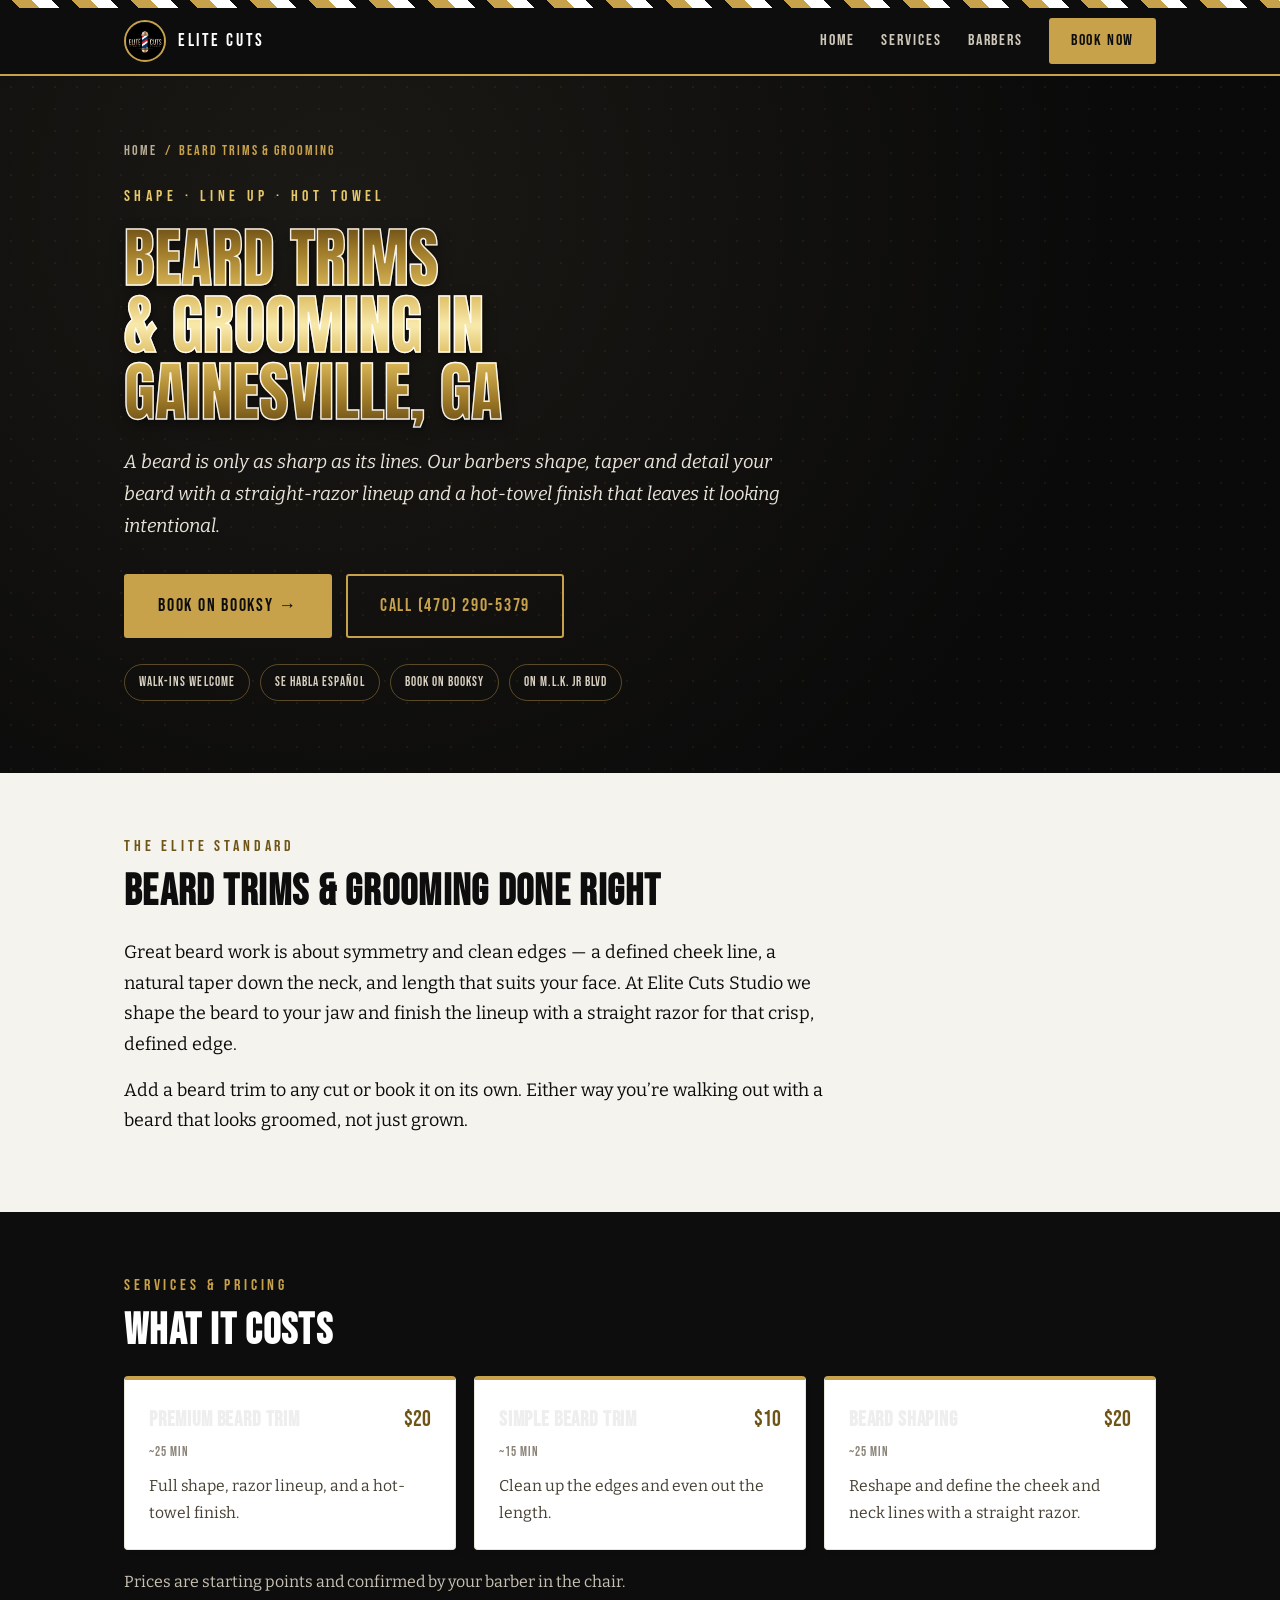
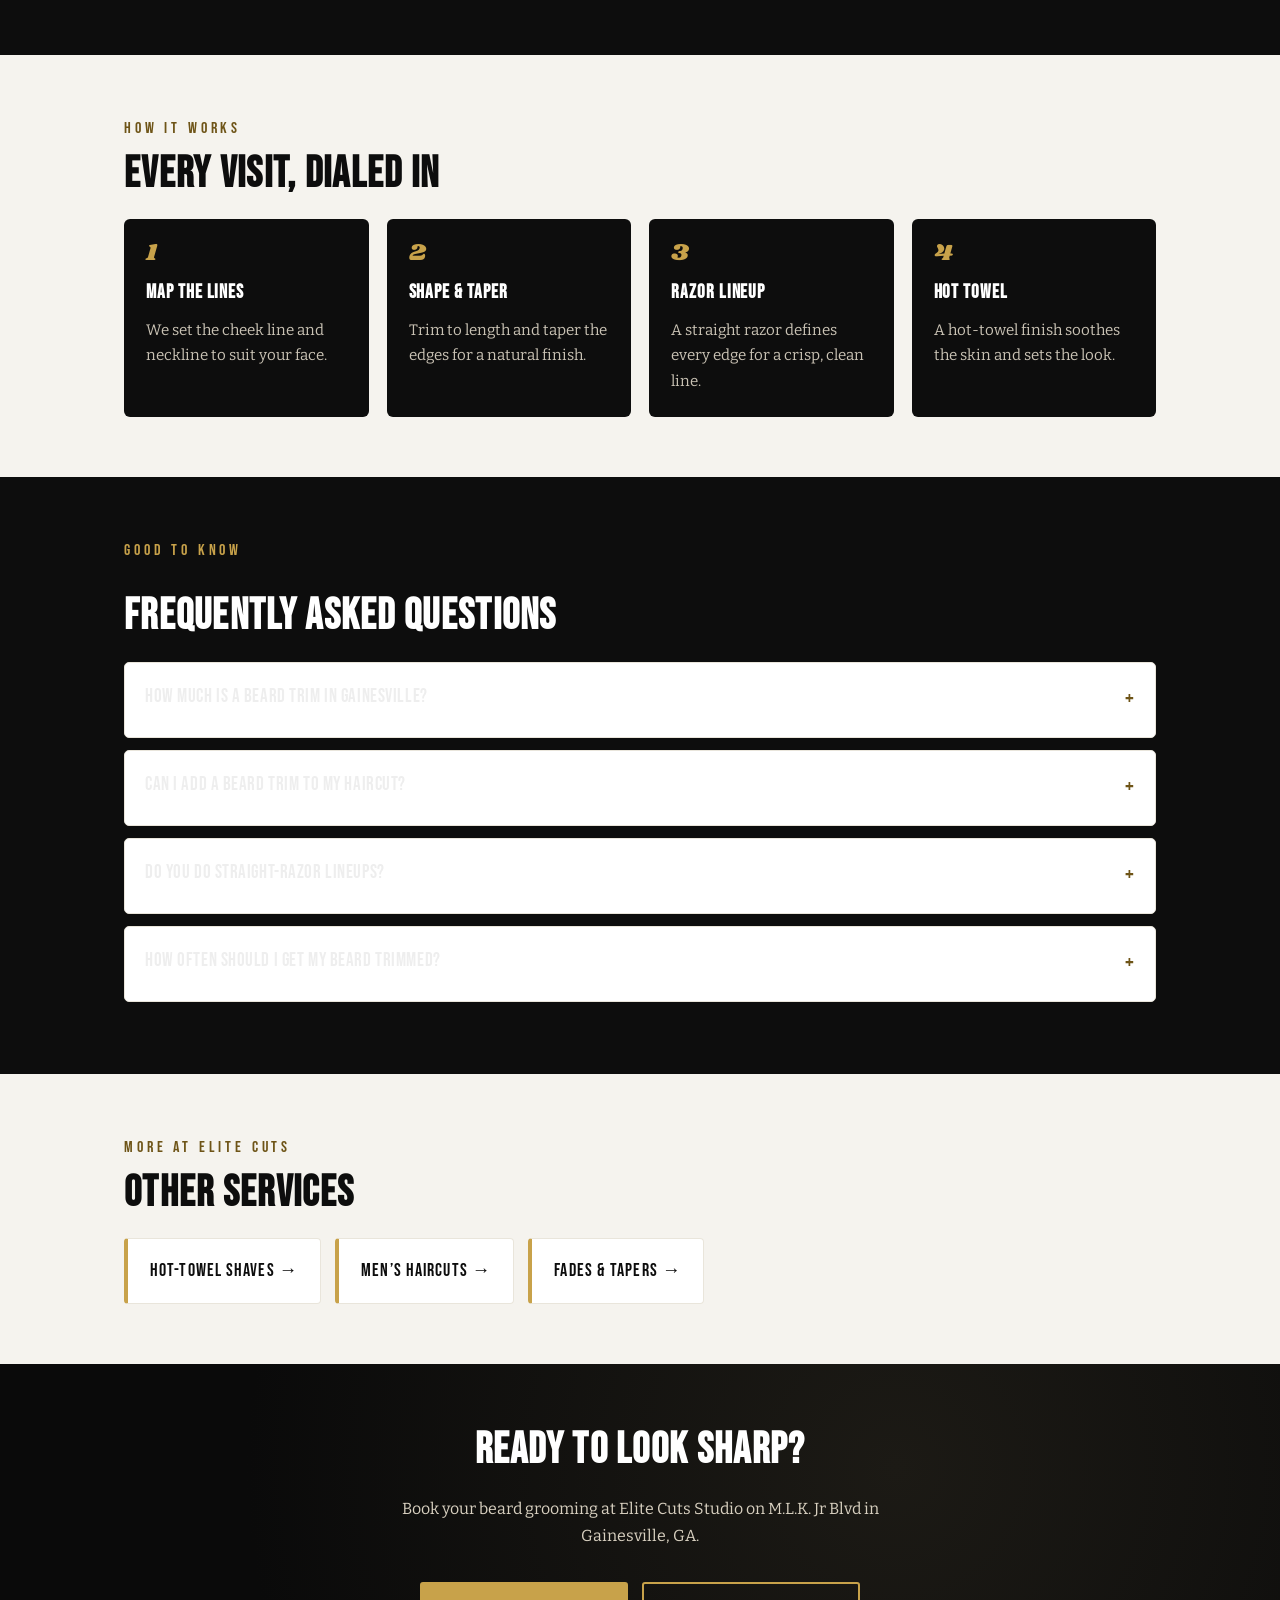
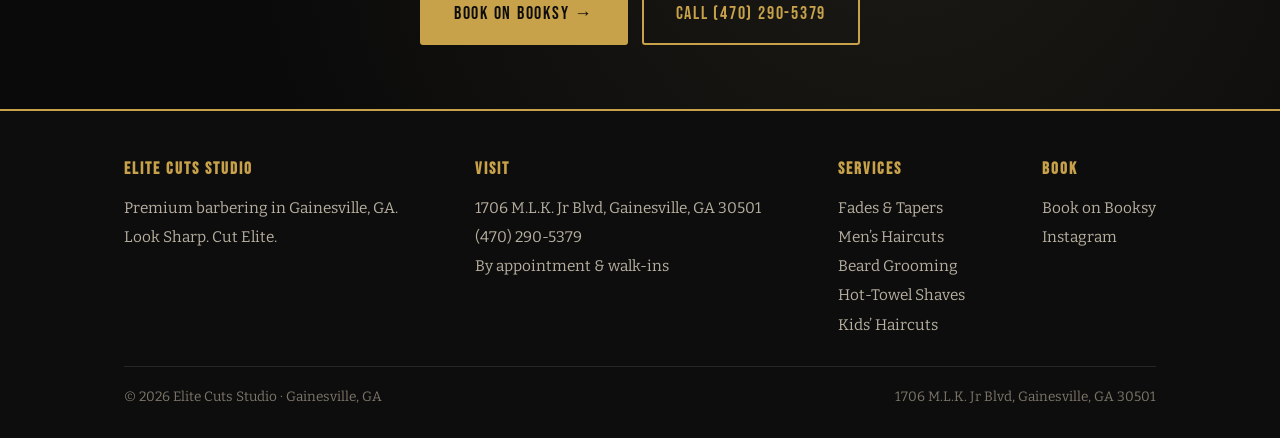
<file: beard-trim-gainesville-ga.html>
<!DOCTYPE html>
<html lang="en">
<head>
<meta charset="UTF-8">
<meta name="viewport" content="width=device-width, initial-scale=1.0">
<title>Beard Trims &amp; Grooming in Gainesville, GA | Elite Cuts Studio</title>
<meta name="description" content="Beard trims, shaping and lineups in Gainesville, GA at Elite Cuts Studio on M.L.K. Jr Blvd. Razor-clean lines, hot-towel finish. Book your beard grooming online.">
<link rel="canonical" href="https://forge-dev-studio.github.io/elite-cuts-studio/beard-trim-gainesville-ga.html">
<meta name="robots" content="index, follow, max-image-preview:large">
<meta name="geo.region" content="US-GA">
<meta name="geo.placename" content="Gainesville, Georgia">
<meta name="geo.position" content="34.2921;-83.8241">
<meta name="ICBM" content="34.2921, -83.8241">
<meta name="theme-color" content="#0d0d0d">
<link rel="icon" type="image/jpeg" href="assets/logo.jpg">
<meta property="og:type" content="website">
<meta property="og:site_name" content="Elite Cuts Studio">
<meta property="og:title" content="Beard Trims &amp; Grooming in Gainesville, GA | Elite Cuts Studio">
<meta property="og:description" content="Beard trims, shaping and lineups in Gainesville, GA at Elite Cuts Studio on M.L.K. Jr Blvd. Razor-clean lines, hot-towel finish. Book your beard grooming online.">
<meta property="og:url" content="https://forge-dev-studio.github.io/elite-cuts-studio/beard-trim-gainesville-ga.html">
<meta property="og:image" content="https://forge-dev-studio.github.io/elite-cuts-studio/assets/og-social.jpg">
<meta name="twitter:card" content="summary_large_image">
<link rel="preload" as="font" type="font/woff2" crossorigin href="assets/fonts/anton-400.woff2">
<link rel="preload" as="font" type="font/woff2" crossorigin href="assets/fonts/bitter-400.woff2">
<link rel="preload" as="font" type="font/woff2" crossorigin href="assets/fonts/bebasneue-400.woff2">
<link rel="stylesheet" href="fonts.css">
<style>
:root{--gold:#c8a24a;--gold-lt:#e6c76a;--gold-ink:#6e5417;--ink:#0d0d0d;--ink2:#141414;
--cream:#f5f3ee;--cream2:#e9e5db;--white:#fff;--muted:#8a8378;}
*{box-sizing:border-box;margin:0;padding:0}
html{scroll-behavior:smooth}
body{font-family:'Bitter',Georgia,serif;color:var(--ink);background:var(--cream);line-height:1.7;-webkit-font-smoothing:antialiased}
a{color:inherit;text-decoration:none}
.wrap{max-width:1080px;margin:0 auto;padding:0 24px}
.bar{height:8px;background:repeating-linear-gradient(45deg,var(--ink) 0 14px,var(--gold) 14px 28px,var(--white) 28px 42px)}
header{background:var(--ink);position:sticky;top:0;z-index:50;border-bottom:2px solid var(--gold)}
.nav{display:flex;align-items:center;justify-content:space-between;height:66px}
.brand{display:flex;align-items:center;gap:12px;color:#fff;font-family:'Bebas Neue',sans-serif;letter-spacing:.14em;font-size:1.15rem}
.brand img{width:42px;height:42px;border-radius:50%;border:2px solid var(--gold)}
.nav-links{display:flex;gap:26px;align-items:center;font-family:'Bebas Neue',sans-serif;letter-spacing:.12em;font-size:1rem}
.nav-links a{color:#cfc8ba;transition:color .2s}.nav-links a:hover{color:var(--gold)}
.book{background:var(--gold);color:var(--ink)!important;padding:9px 22px;border-radius:3px;font-family:'Bebas Neue',sans-serif;letter-spacing:.1em}
.book:hover{background:var(--gold-lt)}
@media(max-width:760px){.nav-links a:not(.book){display:none}}
.hero{background:radial-gradient(circle at 26% 18%,#1b1915,#0a0a0a 70%);color:#fff;padding:64px 0 72px;position:relative;overflow:hidden}
.hero::after{content:'';position:absolute;inset:0;background-image:radial-gradient(circle,rgba(200,162,74,.08) 1.3px,transparent 1.3px);background-size:22px 22px;pointer-events:none}
.crumbs{font-family:'Bebas Neue',sans-serif;letter-spacing:.14em;font-size:.86rem;color:var(--gold);margin-bottom:20px;position:relative;z-index:2}
.crumbs a{color:#b7ac97}.crumbs a:hover{color:var(--gold)}
.eyebrow{font-family:'Bebas Neue',sans-serif;letter-spacing:.28em;color:var(--gold-lt);font-size:1rem;margin-bottom:14px;position:relative;z-index:2}
h1{font-family:'Anton','Shrikhand',sans-serif;text-transform:uppercase;font-weight:400;font-size:clamp(2.3rem,6vw,4rem);line-height:1.05;margin-bottom:20px;position:relative;z-index:2;max-width:16ch;text-wrap:balance;color:#d9b45c;background:linear-gradient(180deg,#6a4e16 0%,#9c7827 12%,#d9b657 32%,#f7e7a8 49%,#f7e7a8 51%,#d9b657 68%,#9c7827 87%,#6a4e16 100%);-webkit-background-clip:text;background-clip:text;-webkit-text-fill-color:transparent;-webkit-text-stroke:1.4px rgba(255,255,255,.9);filter:drop-shadow(2px 3px 0 rgba(10,10,10,.45)) drop-shadow(0 4px 7px rgba(0,0,0,.35))}
h1 .g{color:var(--gold)}
.hero-sub{font-size:1.18rem;color:#e7e2d7;font-style:italic;max-width:56ch;position:relative;z-index:2}
.cta-row{display:flex;gap:14px;flex-wrap:wrap;margin-top:32px;position:relative;z-index:2}
.btn{display:inline-flex;align-items:center;gap:9px;font-family:'Bebas Neue',sans-serif;letter-spacing:.1em;font-size:1.1rem;padding:15px 32px;border-radius:3px;border:2px solid var(--gold);transition:.2s}
.btn-p{background:var(--gold);color:var(--ink)}.btn-p:hover{background:var(--gold-lt);border-color:var(--gold-lt)}
.btn-o{color:var(--gold)}.btn-o:hover{background:var(--gold);color:var(--ink)}
.chips{display:flex;gap:10px;flex-wrap:wrap;margin-top:26px;position:relative;z-index:2}
.chip{font-family:'Bebas Neue',sans-serif;letter-spacing:.08em;font-size:.82rem;color:#d8d0c0;border:1px solid rgba(200,162,74,.4);border-radius:100px;padding:6px 14px}
section{padding:60px 0}
.sec-eye{font-family:'Bebas Neue',sans-serif;letter-spacing:.24em;color:var(--gold-ink);font-size:1rem;margin-bottom:10px}
h2{font-family:'Bebas Neue',sans-serif;letter-spacing:.03em;font-size:clamp(1.9rem,4vw,2.7rem);line-height:1.05;margin-bottom:22px;color:var(--ink)}
p.lead{font-size:1.12rem;margin-bottom:16px;max-width:64ch}
.grid{display:grid;gap:18px}
.svc{grid-template-columns:repeat(auto-fit,minmax(240px,1fr))}
.card{background:var(--white);border:1px solid var(--cream2);border-top:4px solid var(--gold);border-radius:4px;padding:22px 24px;box-shadow:4px 5px 0 rgba(0,0,0,.06)}
.card .top{display:flex;justify-content:space-between;align-items:baseline;gap:10px}
.card h3{font-family:'Bebas Neue',sans-serif;letter-spacing:.04em;font-size:1.3rem}
.price{font-family:'Bebas Neue',sans-serif;color:var(--gold-ink);font-size:1.35rem;white-space:nowrap}
.dur{font-family:'Bebas Neue',sans-serif;letter-spacing:.08em;color:var(--muted);font-size:.82rem;margin:2px 0 10px}
.card p{font-size:.98rem;color:#463f33}
.steps{grid-template-columns:repeat(auto-fit,minmax(210px,1fr))}
.step{background:var(--ink);color:#eee;border-radius:6px;padding:22px}
.step .n{font-family:'Shrikhand',cursive;color:var(--gold);font-size:1.5rem;line-height:1}
.step h3{font-family:'Bebas Neue',sans-serif;letter-spacing:.05em;font-size:1.18rem;margin:12px 0 8px;color:#fff}
.step p{font-size:.95rem;color:#c9c2b4}
.alt{background:var(--ink);color:#eee}
.alt h2{color:#fff}.alt .sec-eye{color:var(--gold)}
.faq details{background:var(--white);border:1px solid var(--cream2);border-radius:5px;padding:0 20px;margin-bottom:12px}
.faq summary{font-family:'Bebas Neue',sans-serif;letter-spacing:.03em;font-size:1.18rem;padding:18px 0;cursor:pointer;list-style:none;display:flex;justify-content:space-between;gap:12px}
.faq summary::-webkit-details-marker{display:none}
.faq summary::after{content:'+';color:var(--gold-ink);font-size:1.4rem}
.faq details[open] summary::after{content:'\2013'}
.faq p{padding:0 0 20px;color:#463f33}
.rel{display:flex;gap:14px;flex-wrap:wrap}
.rel a{background:var(--white);border:1px solid var(--cream2);border-left:4px solid var(--gold);border-radius:4px;padding:16px 22px;font-family:'Bebas Neue',sans-serif;letter-spacing:.06em;font-size:1.15rem;transition:.2s}
.rel a:hover{border-left-color:var(--gold-ink);transform:translateY(-2px)}
.cta-band{background:radial-gradient(circle at 70% 30%,#1c1a15,#0a0a0a 70%);color:#fff;text-align:center;padding:64px 0}
.cta-band h2{color:#fff}.cta-band .cta-row{justify-content:center}
footer{background:var(--ink);color:#b7afa0;padding:44px 0 30px;border-top:2px solid var(--gold)}
footer .fgrid{display:flex;flex-wrap:wrap;gap:30px;justify-content:space-between}
footer h4{font-family:'Bebas Neue',sans-serif;letter-spacing:.12em;color:var(--gold);font-size:1.05rem;margin-bottom:10px}
footer a{color:#b7afa0}footer a:hover{color:var(--gold)}
footer .nap{font-size:.96rem;line-height:1.9}
.copy{margin-top:26px;padding-top:18px;border-top:1px solid #262626;font-size:.85rem;color:#7c766a;display:flex;justify-content:space-between;flex-wrap:wrap;gap:10px}
</style>
<script type="application/ld+json">
{
  "@context": "https://schema.org",
  "@type": "BreadcrumbList",
  "itemListElement": [
    {
      "@type": "ListItem",
      "position": 1,
      "name": "Home",
      "item": "https://forge-dev-studio.github.io/elite-cuts-studio/"
    },
    {
      "@type": "ListItem",
      "position": 2,
      "name": "Beard Trims & Grooming",
      "item": "https://forge-dev-studio.github.io/elite-cuts-studio/beard-trim-gainesville-ga.html"
    }
  ]
}
</script>
<script type="application/ld+json">
{
  "@context": "https://schema.org",
  "@type": "Service",
  "serviceType": "Beard Trims & Grooming",
  "name": "Beard Trims & Grooming in Gainesville, GA",
  "url": "https://forge-dev-studio.github.io/elite-cuts-studio/beard-trim-gainesville-ga.html",
  "areaServed": [
    {
      "@type": "City",
      "name": "Gainesville, GA"
    },
    {
      "@type": "City",
      "name": "Oakwood, GA"
    },
    {
      "@type": "City",
      "name": "Flowery Branch, GA"
    },
    {
      "@type": "City",
      "name": "Braselton, GA"
    }
  ],
  "provider": {
    "@type": "HairSalon",
    "name": "Elite Cuts Studio",
    "@id": "https://forge-dev-studio.github.io/elite-cuts-studio/#business",
    "telephone": "+1-470-290-5379",
    "address": {
      "@type": "PostalAddress",
      "streetAddress": "1706 M.L.K. Jr Blvd",
      "addressLocality": "Gainesville",
      "addressRegion": "GA",
      "postalCode": "30501",
      "addressCountry": "US"
    }
  },
  "hasOfferCatalog": {
    "@type": "OfferCatalog",
    "name": "Beard Trims & Grooming",
    "itemListElement": [
      {
        "@type": "Offer",
        "itemOffered": {
          "@type": "Service",
          "name": "Premium Beard Trim"
        },
        "price": "20",
        "priceCurrency": "USD"
      },
      {
        "@type": "Offer",
        "itemOffered": {
          "@type": "Service",
          "name": "Simple Beard Trim"
        },
        "price": "10",
        "priceCurrency": "USD"
      },
      {
        "@type": "Offer",
        "itemOffered": {
          "@type": "Service",
          "name": "Beard Shaping"
        },
        "price": "20",
        "priceCurrency": "USD"
      }
    ]
  }
}
</script>
<script type="application/ld+json">
{
  "@context": "https://schema.org",
  "@type": "FAQPage",
  "mainEntity": [
    {
      "@type": "Question",
      "name": "How much is a beard trim in Gainesville?",
      "acceptedAnswer": {
        "@type": "Answer",
        "text": "A simple beard trim is $10, and a premium beard trim (full shape, razor lineup, hot-towel finish) is $20 at Elite Cuts Studio."
      }
    },
    {
      "@type": "Question",
      "name": "Can I add a beard trim to my haircut?",
      "acceptedAnswer": {
        "@type": "Answer",
        "text": "Yes — add it on when you book or ask your barber in the chair. It’s the most popular combo we do."
      }
    },
    {
      "@type": "Question",
      "name": "Do you do straight-razor lineups?",
      "acceptedAnswer": {
        "@type": "Answer",
        "text": "We do. Every premium beard trim finishes with a straight-razor lineup for a defined, crisp edge."
      }
    },
    {
      "@type": "Question",
      "name": "How often should I get my beard trimmed?",
      "acceptedAnswer": {
        "@type": "Answer",
        "text": "Every 2–4 weeks keeps the shape clean. If you’re growing it out, we tidy the edges while letting the length come in."
      }
    }
  ]
}
</script>
</head>
<body>
<div class="bar"></div>
<header><div class="wrap nav">
  <a class="brand" href="index.html"><img src="assets/logo.jpg" alt="Elite Cuts Studio logo">ELITE CUTS</a>
  <nav class="nav-links">
    <a href="index.html">Home</a>
    <a href="index.html#services">Services</a>
    <a href="index.html#barbers">Barbers</a>
    <a href="https://booksy.com/en-us/dl/show-business/1813863?utm_medium=c2c_referral" class="book" target="_blank" rel="noopener">Book Now</a>
  </nav>
</div></header>

<div class="hero"><div class="wrap">
  <nav class="crumbs" aria-label="Breadcrumb"><a href="index.html">Home</a> &nbsp;/&nbsp; Beard Trims & Grooming</nav>
  <p class="eyebrow">Shape · Line Up · Hot Towel</p>
  <h1>Beard Trims &amp; Grooming in <span class="g">Gainesville, GA</span></h1>
  <p class="hero-sub">A beard is only as sharp as its lines. Our barbers shape, taper and detail your beard with a straight-razor lineup and a hot-towel finish that leaves it looking intentional.</p>
  <div class="cta-row">
    <a class="btn btn-p" href="https://booksy.com/en-us/dl/show-business/1813863?utm_medium=c2c_referral" target="_blank" rel="noopener">Book on Booksy &rarr;</a>
    <a class="btn btn-o" href="tel:+14702905379">Call (470) 290-5379</a>
  </div>
  <div class="chips"><span class="chip">Walk-ins welcome</span><span class="chip">Se habla español</span><span class="chip">Book on Booksy</span><span class="chip">On M.L.K. Jr Blvd</span></div>
</div></div>

<section><div class="wrap">
  <p class="sec-eye">The Elite Standard</p>
  <h2>Beard Trims & Grooming done right</h2>
  <p class="lead">Great beard work is about symmetry and clean edges — a defined cheek line, a natural taper down the neck, and length that suits your face. At Elite Cuts Studio we shape the beard to your jaw and finish the lineup with a straight razor for that crisp, defined edge.</p><p class="lead">Add a beard trim to any cut or book it on its own. Either way you’re walking out with a beard that looks groomed, not just grown.</p>
</div></section>

<section class="alt"><div class="wrap">
  <p class="sec-eye">Services &amp; Pricing</p>
  <h2>What it costs</h2>
  <div class="grid svc"><div class="card"><div class="top"><h3>Premium Beard Trim</h3><span class="price">$20</span></div><div class="dur">~25 min</div><p>Full shape, razor lineup, and a hot-towel finish.</p></div>
<div class="card"><div class="top"><h3>Simple Beard Trim</h3><span class="price">$10</span></div><div class="dur">~15 min</div><p>Clean up the edges and even out the length.</p></div>
<div class="card"><div class="top"><h3>Beard Shaping</h3><span class="price">$20</span></div><div class="dur">~25 min</div><p>Reshape and define the cheek and neck lines with a straight razor.</p></div></div>
  <p style="margin-top:18px;color:#c9c2b4">Prices are starting points and confirmed by your barber in the chair.</p>
</div></section>

<section><div class="wrap">
  <p class="sec-eye">How It Works</p>
  <h2>Every visit, dialed in</h2>
  <div class="grid steps"><div class="step"><div class="n">1</div><h3>Map the lines</h3><p>We set the cheek line and neckline to suit your face.</p></div>
<div class="step"><div class="n">2</div><h3>Shape &amp; taper</h3><p>Trim to length and taper the edges for a natural finish.</p></div>
<div class="step"><div class="n">3</div><h3>Razor lineup</h3><p>A straight razor defines every edge for a crisp, clean line.</p></div>
<div class="step"><div class="n">4</div><h3>Hot towel</h3><p>A hot-towel finish soothes the skin and sets the look.</p></div></div>
</div></section>

<section class="alt faq"><div class="wrap">
  <p class="sec-eye">Good To Know</p>
  <h2>Frequently asked questions</h2>
  <details><summary>How much is a beard trim in Gainesville?</summary><p>A simple beard trim is $10, and a premium beard trim (full shape, razor lineup, hot-towel finish) is $20 at Elite Cuts Studio.</p></details>
<details><summary>Can I add a beard trim to my haircut?</summary><p>Yes — add it on when you book or ask your barber in the chair. It’s the most popular combo we do.</p></details>
<details><summary>Do you do straight-razor lineups?</summary><p>We do. Every premium beard trim finishes with a straight-razor lineup for a defined, crisp edge.</p></details>
<details><summary>How often should I get my beard trimmed?</summary><p>Every 2–4 weeks keeps the shape clean. If you’re growing it out, we tidy the edges while letting the length come in.</p></details>
</div></section>

<section><div class="wrap">
  <p class="sec-eye">More At Elite Cuts</p>
  <h2>Other services</h2>
  <div class="rel"><a href="hot-towel-shave-gainesville-ga.html">Hot-Towel Shaves &rarr;</a>
<a href="mens-haircuts-gainesville-ga.html">Men’s Haircuts &rarr;</a>
<a href="fades-tapers-gainesville-ga.html">Fades &amp; Tapers &rarr;</a></div>
</div></section>

<div class="cta-band"><div class="wrap">
  <h2>Ready to look sharp?</h2>
  <p style="color:#d8d0c0;max-width:52ch;margin:0 auto 8px">Book your beard grooming at Elite Cuts Studio on M.L.K. Jr Blvd in Gainesville, GA.</p>
  <div class="cta-row">
    <a class="btn btn-p" href="https://booksy.com/en-us/dl/show-business/1813863?utm_medium=c2c_referral" target="_blank" rel="noopener">Book on Booksy &rarr;</a>
    <a class="btn btn-o" href="tel:+14702905379">Call (470) 290-5379</a>
  </div>
</div></div>

<footer><div class="wrap">
  <div class="fgrid">
    <div style="max-width:280px">
      <h4>Elite Cuts Studio</h4>
      <p class="nap">Premium barbering in Gainesville, GA.<br>Look Sharp. Cut Elite.</p>
    </div>
    <div>
      <h4>Visit</h4>
      <p class="nap"><a href="https://www.google.com/maps/dir//1706+M.L.K.+Jr+Blvd,+Gainesville,+GA+30501" target="_blank" rel="noopener">1706 M.L.K. Jr Blvd, Gainesville, GA 30501</a><br>
      <a href="tel:+14702905379">(470) 290-5379</a><br>By appointment &amp; walk-ins</p>
    </div>
    <div>
      <h4>Services</h4>
      <p class="nap"><a href="fades-tapers-gainesville-ga.html">Fades &amp; Tapers</a><br><a href="mens-haircuts-gainesville-ga.html">Men’s Haircuts</a><br><a href="beard-trim-gainesville-ga.html">Beard Grooming</a><br><a href="hot-towel-shave-gainesville-ga.html">Hot-Towel Shaves</a><br><a href="kids-haircuts-gainesville-ga.html">Kids’ Haircuts</a></p>
    </div>
    <div>
      <h4>Book</h4>
      <p class="nap"><a href="https://booksy.com/en-us/dl/show-business/1813863?utm_medium=c2c_referral" target="_blank" rel="noopener">Book on Booksy</a><br>
      <a href="https://www.instagram.com/elitecutsstudio" target="_blank" rel="noopener">Instagram</a></p>
    </div>
  </div>
  <div class="copy"><span>&copy; 2026 Elite Cuts Studio &middot; Gainesville, GA</span><span>1706 M.L.K. Jr Blvd, Gainesville, GA 30501</span></div>
</div></footer>
</body>
</html>
</file>
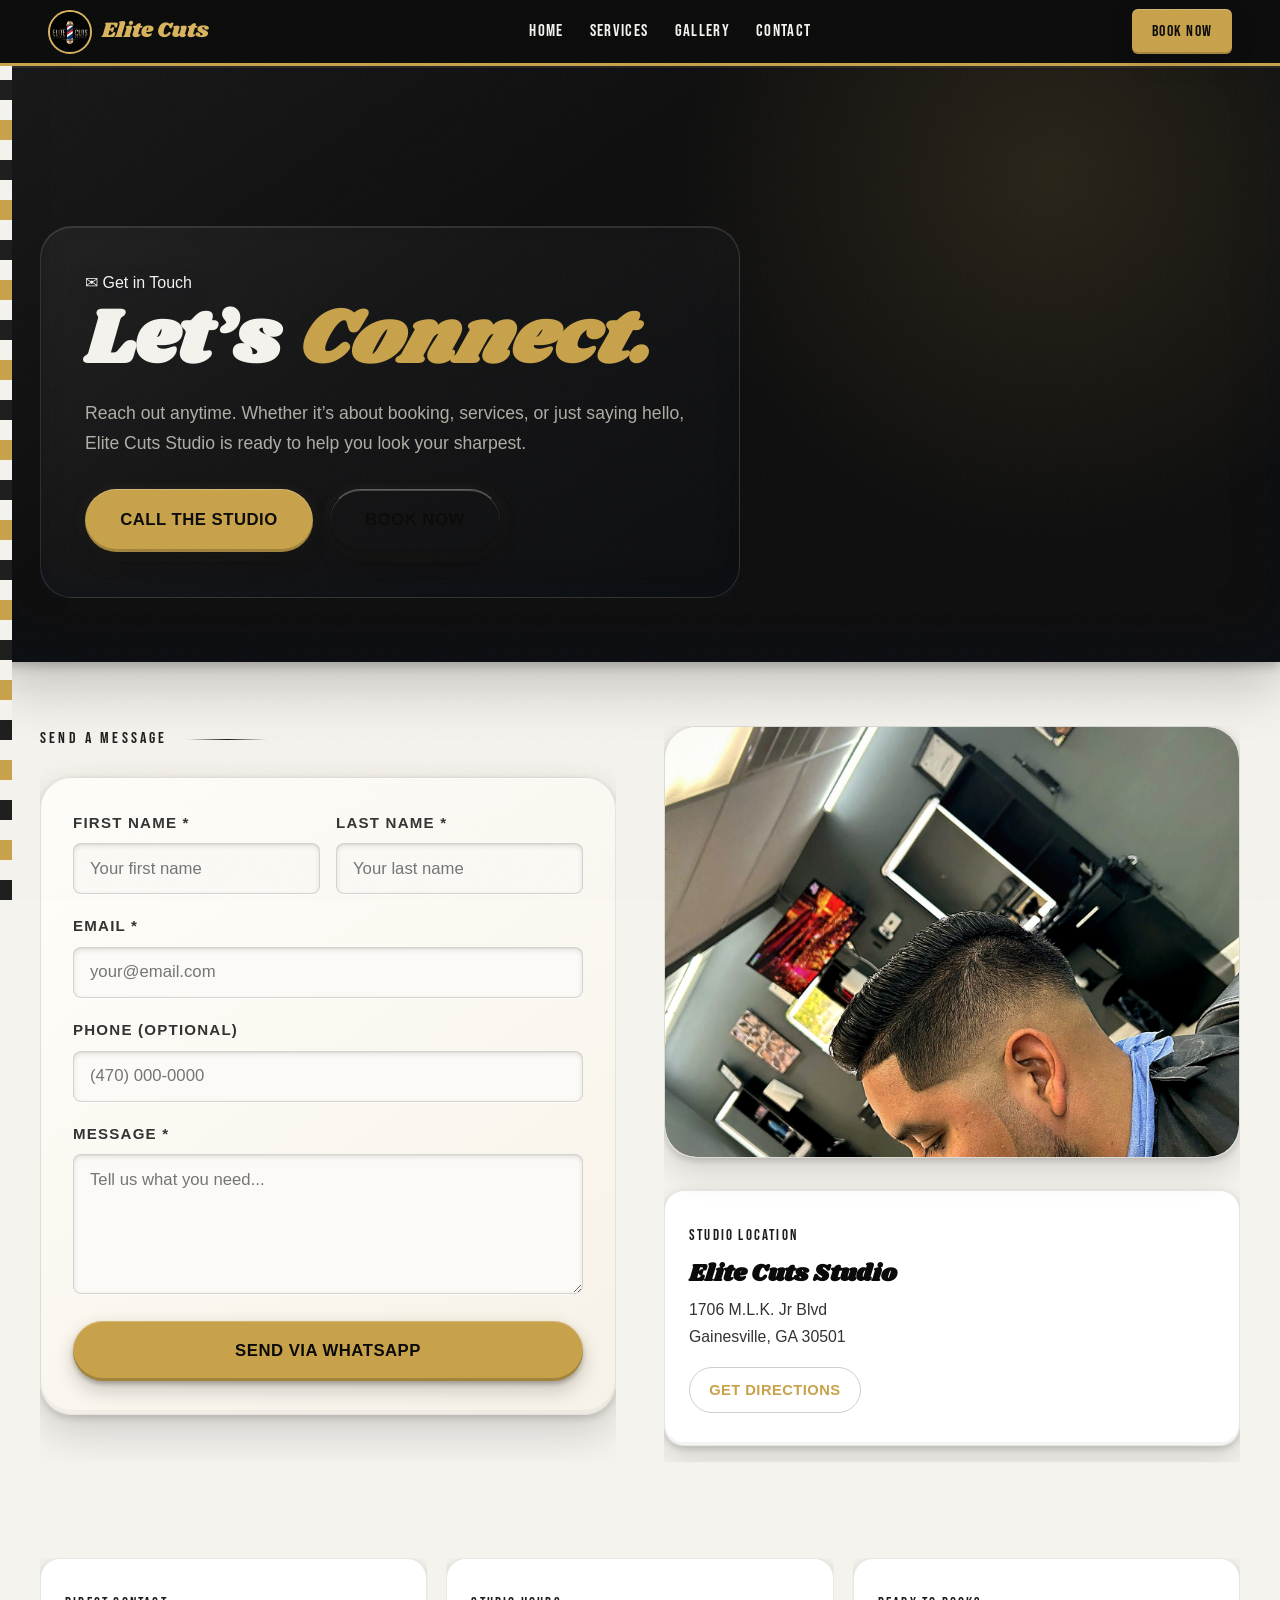
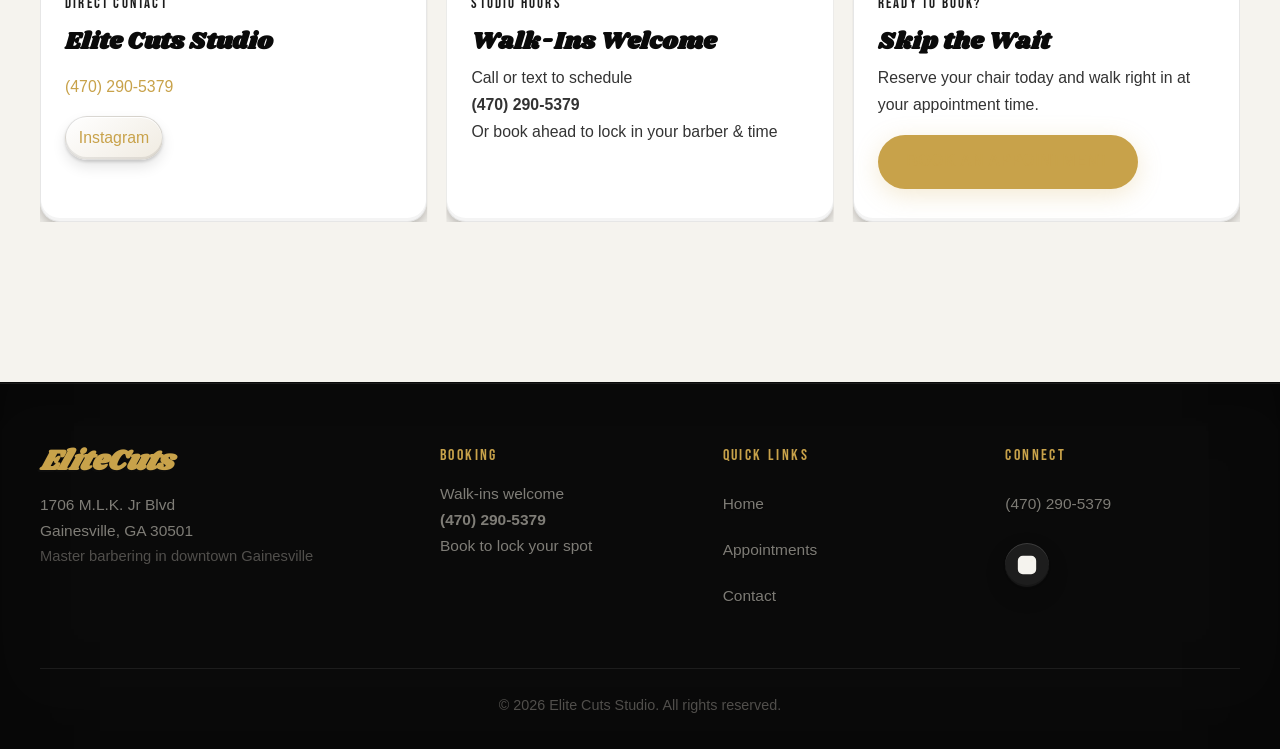
<file: contact.html>
<!DOCTYPE html>
<html lang="en">

<head>
  <meta charset="UTF-8">
  <meta name="viewport" content="width=device-width, initial-scale=1.0">
  <title>Contact Elite Cuts Studio — Barbershop in Gainesville, GA</title>
  <meta name="description"
    content="Contact Elite Cuts Studio in Gainesville, Georgia. Call, message, or stop by M.L.K. Jr Blvd for bookings, services, or questions.">
  <link rel="canonical" href="https://forge-dev-studio.github.io/elite-cuts-studio/contact.html">
  <meta name="robots" content="index, follow, max-image-preview:large">
  <link rel="icon" type="image/jpeg" href="assets/logo.jpg">
  <link rel="apple-touch-icon" href="assets/logo.jpg">

  <!-- SOCIAL SHARE (OG TAGS) -->
  <meta property="og:title" content="Contact | Elite Cuts Studio">
  <meta property="og:description" content="Contact Elite Cuts Studio in Gainesville, GA. Call, text, or book your appointment. 1706 M.L.K. Jr Blvd.">
  <meta property="og:image" content="https://forge-dev-studio.github.io/elite-cuts-studio/assets/og-social.jpg?v=20260712">
  <meta property="og:image:width" content="1200">
  <meta property="og:image:height" content="630">
  <meta property="og:image:alt" content="Elite Cuts Studio — premium barbering in Gainesville, GA.">
  <meta property="og:url" content="https://forge-dev-studio.github.io/elite-cuts-studio/contact.html">
  <meta property="og:type" content="website">
  <meta name="twitter:card" content="summary_large_image">
  <link rel="preload" as="font" type="font/woff2" crossorigin href="assets/fonts/anton-400.woff2">
  <link rel="preload" as="font" type="font/woff2" crossorigin href="assets/fonts/bitter-400.woff2">
  <link rel="preload" as="font" type="font/woff2" crossorigin href="assets/fonts/bebasneue-400.woff2">
  <link rel="stylesheet" href="fonts.css">
  <link rel="stylesheet" href="styles.css?v=20260716">
  <style>
    /* Self-contained nav bar (overrides shared styles.css off-canvas rules that broke mobile) */
    .site-nav { display: flex; align-items: center; justify-content: space-between; gap: .5rem; height: 66px; padding: 0 48px; background: var(--ink); position: sticky; top: 0; z-index: 500; border-bottom: 3px solid var(--orange); }
    .nav-brand { display: flex; align-items: center; gap: 10px; font-family: 'Shrikhand', cursive; font-size: 1.35rem; color: var(--amber, #d9b45c); }
    .nav-logo-img { width: 44px; height: 44px; border-radius: 50%; object-fit: cover; border: 2px solid var(--amber, #d9b45c); }
    .nav-links { display: flex; align-items: center; gap: 26px; list-style: none; margin: 0; padding: 0; }
    .nav-links a { color: #f5f3ee; font-family: 'Bebas Neue', sans-serif; letter-spacing: .08em; font-size: 1.05rem; text-transform: uppercase; transition: color .2s; }
    .nav-links a:hover { color: var(--orange); }
    .nav-book { display: inline-flex; align-items: center; justify-content: center; min-height: 44px; background: var(--orange); color: var(--ink); font-family: 'Bebas Neue', sans-serif; letter-spacing: .08em; font-size: 1rem; padding: 9px 20px; border-radius: 6px; text-transform: uppercase; transition: background .2s; }
    .nav-book:hover { background: var(--amber, #d9b45c); }
    .nav-toggle { display: none; flex-direction: column; align-items: center; justify-content: center; gap: 5px; min-width: 44px; min-height: 44px; background: none; border: none; padding: 10px; cursor: pointer; }
    .nav-toggle span { display: block; height: 2px; width: 100%; background: #fff; border-radius: 2px; transition: transform .3s, opacity .3s; }
    .nav-toggle[aria-expanded="true"] span:nth-child(1) { transform: translateY(7px) rotate(45deg); }
    .nav-toggle[aria-expanded="true"] span:nth-child(2) { opacity: 0; }
    .nav-toggle[aria-expanded="true"] span:nth-child(3) { transform: translateY(-7px) rotate(-45deg); }
    @media (max-width: 768px) {
      .site-nav { padding: 0 20px; flex-direction: row; position: sticky; top: 0; right: auto; left: auto; bottom: auto; width: auto; height: 66px; }
      .nav-toggle { display: flex; margin-left: auto; order: 2; }
      .nav-book { order: 3; min-height: 44px; font-size: 1.045rem; padding: 8px 16px; }
      .nav-links { display: none; position: absolute; top: 66px; left: 0; right: 0; flex-direction: column; align-items: stretch; gap: 0; background: var(--ink); padding: 12px 0; border-bottom: 3px solid var(--orange); box-shadow: 0 20px 40px rgba(0, 0, 0, .4); }
      .nav-links.open, .nav-links.is-open, .site-nav.is-open .nav-links { display: flex; }
      .nav-links li { width: 100%; }
      .nav-links a { display: flex; align-items: center; min-height: 44px; padding: 12px 24px; }
    }
    /* Standalone contact detail links -> 44px tap target */
    .contact-info-section a[href^="tel:"],
    .contact-social-links a { display: inline-flex; align-items: center; min-height: 44px; }

    /* Premium depth pass C: contact-specific surfaces */
    .page-hero-section {
      isolation: isolate;
      overflow: hidden;
      box-shadow:
        inset 0 2px 0 rgba(255, 255, 255, .08),
        inset 0 -24px 48px rgba(5, 14, 31, .28),
        0 4px 10px rgba(10, 10, 10, .22),
        0 24px 52px rgba(10, 10, 10, .2),
        0 0 34px rgba(200, 162, 74, .08);
    }
    .page-hero-section::after {
      content: '';
      position: absolute;
      inset: 0;
      z-index: -1;
      pointer-events: none;
      background:
        radial-gradient(circle at 82% 18%, rgba(217, 180, 92, .13), transparent 32%),
        linear-gradient(145deg, rgba(255, 255, 255, .045), transparent 36%);
    }
    .page-hero-content {
      position: relative;
      padding: clamp(1.5rem, 4vw, 2.75rem);
      border: 1px solid rgba(255, 255, 255, .12);
      border-radius: var(--radius-lg);
      background: linear-gradient(145deg, rgba(255, 255, 255, .055), rgba(5, 14, 31, .12));
      box-shadow:
        inset 0 1px 0 rgba(255, 255, 255, .12),
        inset 0 -12px 24px rgba(5, 14, 31, .2),
        0 3px 7px rgba(5, 14, 31, .34),
        0 20px 42px rgba(5, 14, 31, .3),
        0 0 24px rgba(200, 162, 74, .08);
    }
    .page-hero-content .hero-badge {
      filter: drop-shadow(0 3px 2px rgba(5, 14, 31, .38)) drop-shadow(0 9px 12px rgba(5, 14, 31, .22));
      transform: translateY(-2px);
    }
    .page-hero-actions .btn,
    #contactForm .btn[type="submit"] {
      border-top-color: rgba(255, 255, 255, .32);
      box-shadow:
        inset 0 1px 0 rgba(255, 255, 255, .24),
        inset 0 -3px 0 rgba(10, 10, 10, .2),
        0 3px 4px rgba(10, 10, 10, .24),
        0 10px 20px rgba(10, 10, 10, .18),
        0 0 15px rgba(200, 162, 74, .1);
      transform: translateY(-1px);
      transition: transform 180ms ease, box-shadow 180ms ease;
    }
    .page-hero-actions .btn:hover,
    #contactForm .btn[type="submit"]:hover {
      transform: translateY(-3px);
      box-shadow:
        inset 0 1px 0 rgba(255, 255, 255, .3),
        inset 0 -3px 0 rgba(10, 10, 10, .18),
        0 4px 6px rgba(10, 10, 10, .22),
        0 15px 25px rgba(10, 10, 10, .2),
        0 0 20px rgba(200, 162, 74, .14);
    }
    .page-hero-actions .btn:active,
    #contactForm .btn[type="submit"]:active {
      transform: translateY(2px);
      box-shadow:
        inset 0 2px 4px rgba(10, 10, 10, .24),
        0 1px 2px rgba(10, 10, 10, .22),
        0 4px 8px rgba(10, 10, 10, .14);
    }
    #contactForm {
      padding: clamp(1.4rem, 3vw, 2rem);
      border: 1px solid rgba(10, 10, 10, .1);
      border-radius: var(--radius-lg);
      background: linear-gradient(145deg, #fffefa, #f7f2e8);
      box-shadow:
        inset 0 1px 0 rgba(255, 255, 255, .95),
        inset 0 -4px 0 rgba(10, 10, 10, .035),
        0 3px 7px rgba(10, 10, 10, .15),
        0 20px 42px rgba(10, 10, 10, .14),
        0 0 26px rgba(200, 162, 74, .06);
    }
    #contactForm input,
    #contactForm textarea {
      border-color: rgba(10, 10, 10, .16);
      background: #fbfaf6;
      box-shadow:
        inset 0 2px 5px rgba(10, 10, 10, .1),
        inset 0 1px 0 rgba(10, 10, 10, .035),
        0 1px 0 rgba(255, 255, 255, .85);
      transition: box-shadow 180ms ease;
    }
    #contactForm input:focus,
    #contactForm textarea:focus {
      border-color: var(--orange-deep);
      box-shadow:
        inset 0 2px 4px rgba(10, 10, 10, .08),
        0 0 0 3px rgba(200, 162, 74, .18),
        0 5px 12px rgba(10, 10, 10, .08);
    }
    .contact-hero-image,
    .contact-location-card,
    .contact-info-section .info-card {
      border: 1px solid rgba(10, 10, 10, .1);
      box-shadow:
        inset 0 1px 0 rgba(255, 255, 255, .82),
        inset 0 -3px 0 rgba(10, 10, 10, .045),
        0 3px 6px rgba(10, 10, 10, .14),
        0 16px 32px rgba(10, 10, 10, .12),
        0 0 20px rgba(200, 162, 74, .05);
      transition: transform 280ms cubic-bezier(.22, 1, .36, 1), box-shadow 280ms ease;
    }
    .contact-hero-image:hover,
    .contact-location-card:hover,
    .contact-info-section .info-card:hover {
      transform: perspective(900px) translateY(-5px) rotateX(1deg);
      box-shadow:
        inset 0 1px 0 rgba(255, 255, 255, .9),
        inset 0 -3px 0 rgba(10, 10, 10, .04),
        0 4px 7px rgba(10, 10, 10, .14),
        0 23px 40px rgba(10, 10, 10, .15),
        0 0 24px rgba(200, 162, 74, .08);
    }
    .contact-social-links a {
      padding: .45rem .8rem;
      border: 1px solid rgba(10, 10, 10, .12);
      border-radius: 999px;
      background: linear-gradient(145deg, #fff, #f0ebe1);
      box-shadow:
        inset 0 1px 0 rgba(255, 255, 255, .95),
        inset 0 -2px 0 rgba(10, 10, 10, .08),
        0 2px 3px rgba(10, 10, 10, .14),
        0 7px 14px rgba(10, 10, 10, .1);
      transform: translateY(-1px);
      transition: transform 180ms ease, box-shadow 180ms ease;
    }
    .contact-social-links a:hover { transform: translateY(-3px); }
    .contact-social-links a:active {
      transform: translateY(1px);
      box-shadow: inset 0 2px 3px rgba(10, 10, 10, .14), 0 1px 2px rgba(10, 10, 10, .12);
    }
    @media (prefers-reduced-motion: reduce) {
      .page-hero-content .hero-badge,
      .page-hero-actions .btn,
      .page-hero-actions .btn:hover,
      .page-hero-actions .btn:active,
      #contactForm .btn[type="submit"],
      #contactForm .btn[type="submit"]:hover,
      #contactForm .btn[type="submit"]:active,
      .contact-hero-image,
      .contact-hero-image:hover,
      .contact-location-card,
      .contact-location-card:hover,
      .contact-info-section .info-card,
      .contact-info-section .info-card:hover,
      .contact-social-links a,
      .contact-social-links a:hover,
      .contact-social-links a:active {
        transform: none !important;
        transition: none !important;
      }
    }
  </style>
</head>

<body>

  <div class="grain-overlay" aria-hidden="true"></div>
  <div class="barber-pole-left" aria-hidden="true">
    <div class="pole-stripe"></div>
  </div>

  <!-- Navigation -->
  <nav class="site-nav" id="siteNav">
    <a href="index.html" class="nav-brand" aria-label="Elite Cuts Studio home">
      <img src="assets/logo.jpg" alt="Elite Cuts Studio" class="nav-logo-img">
      <span class="nav-brand-text">Elite Cuts</span>
    </a>
    <ul class="nav-links" id="navLinks">
      <li><a href="index.html" data-es="Inicio">Home</a></li>
      <li><a href="index.html#services" data-es="Servicios">Services</a></li>
      <li><a href="index.html#gallery" data-es="Galeria">Gallery</a></li>
      <li><a href="contact.html" data-es="Contacto">Contact</a></li>
    </ul>
    <button class="nav-toggle" id="navToggle" type="button" aria-label="Toggle menu" aria-expanded="false">
      <span></span><span></span><span></span>
    </button>
    <a href="appointments.html" class="nav-book" data-es="Reservar">Book Now</a>
  </nav>

  <main>

    <!-- Hero -->
    <section class="page-hero-section">
      <div class="container">
        <div class="page-hero-content" data-animate="fade-up">
          <div class="hero-badge">
            <span class="badge-icon">&#9993;</span>
            <span data-es="Contactanos">Get in Touch</span>
          </div>
          <h1 data-es="Hablemos<em class='gold-italic'>.</em>">Let&rsquo;s <em class="gold-italic">Connect.</em></h1>
          <p class="lead" data-es="Escribenos cuando quieras. Ya sea para reservar, preguntar sobre servicios o simplemente saludar, Elite Cuts Studio esta listo para ayudarte a verte mejor.">Reach out anytime. Whether it&rsquo;s about booking, services, or just saying hello, Elite Cuts Studio is ready to help you look your sharpest.</p>
          <div class="page-hero-actions">
            <a href="tel:14702905379" class="btn btn-primary btn-lg" data-es="Llama al Estudio">Call the Studio</a>
            <a href="appointments.html" class="btn btn-outline btn-lg" data-es="Reservar">Book Now</a>
          </div>
        </div>
      </div>
    </section>

    <!-- Contact Form + Info -->
    <section class="contact-form-section">
      <div class="container contact-layout">
        <div data-animate="fade-right">
          <div class="section-label section-label-left">
            <span class="label-text" data-es="Envia un Mensaje">Send a Message</span>
            <span class="label-line"></span>
          </div>
          <form id="contactForm" autocomplete="on">
            <div class="form-row-2col">
              <div class="form-group">
                <label for="firstName" data-es="Nombre *">First Name *</label>
                <input type="text" id="firstName" name="firstName" required autocomplete="given-name"
                  placeholder="Your first name">
              </div>
              <div class="form-group">
                <label for="lastName" data-es="Apellido *">Last Name *</label>
                <input type="text" id="lastName" name="lastName" required autocomplete="family-name"
                  placeholder="Your last name">
              </div>
            </div>
            <div class="form-group">
              <label for="email" data-es="Correo *">Email *</label>
              <input type="email" id="email" name="email" required autocomplete="email" placeholder="your@email.com">
            </div>
            <div class="form-group">
              <label for="phone" data-es="Telefono (Opcional)">Phone (Optional)</label>
              <input type="tel" id="phone" name="phone" autocomplete="tel" placeholder="(470) 000-0000">
            </div>
            <div class="form-group">
              <label for="message" data-es="Mensaje *">Message *</label>
              <textarea id="message" name="message" required placeholder="Tell us what you need..."></textarea>
            </div>
            <button type="submit" class="btn btn-primary btn-lg btn-full" data-es="Enviar por WhatsApp">Send via WhatsApp</button>
          </form>
        </div>

        <div data-animate="fade-left">
          <div class="about-image-wrapper contact-hero-image">
            <img src="assets/cut-01.jpg" alt="Precision fade at Elite Cuts Studio" width="600" height="800" loading="lazy">
          </div>
          <div class="info-card contact-location-card">
            <div class="info-card-label" data-es="Ubicacion del Estudio">Studio Location</div>
            <h3>Elite Cuts Studio</h3>
            <p>1706 M.L.K. Jr Blvd<br>Gainesville, GA 30501</p>
            <a href="https://www.google.com/maps/dir//1706+M.L.K.+Jr+Blvd,+Gainesville,+GA+30501"
              target="_blank" rel="noopener noreferrer" class="btn btn-outline btn-sm contact-directions-btn" data-es="Direcciones">Get
              Directions</a>
          </div>
        </div>
      </div>
    </section>

    <!-- Info Cards -->
    <section class="contact-info-section">
      <div class="container info-cards-grid">
        <article class="info-card" data-animate="fade-up" data-delay="0">
          <div class="info-card-label" data-es="Contacto Directo">Direct Contact</div>
          <h3>Elite Cuts Studio</h3>
          <p><a href="tel:14702905379">(470) 290-5379</a></p>
          <p class="contact-social-links">
            <a href="https://www.instagram.com/elitecutsstudio" target="_blank"
              rel="noopener noreferrer">Instagram</a>
          </p>
        </article>
        <article class="info-card" data-animate="fade-up" data-delay="100">
          <div class="info-card-label" data-es="Horario del Estudio">Studio Hours</div>
          <h3 data-es="Sin Cita Bienvenida">Walk-Ins Welcome</h3>
          <p data-es="Llama o envia mensaje para agendar">Call or text to schedule</p>
          <p><strong>(470) 290-5379</strong></p>
          <p class="muted" data-es="O reserva para asegurar tu barbero y hora">Or book ahead to lock in your barber &amp; time</p>
        </article>
        <article class="info-card" data-animate="fade-up" data-delay="200">
          <div class="info-card-label" data-es="Listo Para Reservar?">Ready to Book?</div>
          <h3 data-es="Saltate la Espera">Skip the Wait</h3>
          <p data-es="Reserva tu silla hoy y llega directo a tu hora.">Reserve your chair today and walk right in at your appointment time.</p>
          <a href="appointments.html" class="btn btn-primary contact-book-btn" data-es="Reserva una Cita">Book an Appointment</a>
        </article>
      </div>
    </section>

  </main>

  <!-- Footer -->
  <footer class="site-footer">
    <div class="container footer-grid">
      <div class="footer-brand">
        <span class="brand-text">EliteCuts</span>
        <p>1706 M.L.K. Jr Blvd<br>Gainesville, GA 30501</p>
        <p class="muted" data-es="Barberia maestra en el centro de Gainesville">Master barbering in downtown Gainesville</p>
      </div>
      <div class="footer-col">
        <h4 data-es="Reservaciones">Booking</h4>
        <p data-es="Sin cita bienvenida">Walk-ins welcome</p>
        <p><strong>(470) 290-5379</strong></p>
        <p data-es="Reserva para asegurar tu lugar">Book to lock your spot</p>
      </div>
      <div class="footer-col">
        <h4 data-es="Enlaces Rapidos">Quick Links</h4>
        <a href="index.html" data-es="Inicio">Home</a>
        <a href="appointments.html" data-es="Citas">Appointments</a>
        <a href="contact.html" data-es="Contacto">Contact</a>
      </div>
      <div class="footer-col">
        <h4 data-es="Conectar">Connect</h4>
        <a href="tel:14702905379">(470) 290-5379</a>
        <div class="footer-socials">
          <a href="https://www.instagram.com/elitecutsstudio" target="_blank" rel="noopener noreferrer"
            aria-label="Instagram">
            <svg width="20" height="20" viewBox="0 0 24 24" fill="none" stroke="currentColor" stroke-width="2">
              <rect x="2" y="2" width="20" height="20" rx="5" />
              <circle cx="12" cy="12" r="5" />
              <circle cx="17.5" cy="6.5" r="1.5" fill="currentColor" stroke="none" />
            </svg>
          </a>
        </div>
      </div>
    </div>
    <div class="container footer-bottom">
      <p>&copy; 2026 Elite Cuts Studio. All rights reserved.</p>
    </div>
  </footer>

  <script src="site.js"></script>
  <script src="i18n.js"></script>
  <script>
(function() {
  var toggle = document.getElementById('navToggle');
  var links = document.getElementById('navLinks');
  if (toggle && links) {
    toggle.addEventListener('click', function() {
      var open = toggle.getAttribute('aria-expanded') === 'true';
      toggle.setAttribute('aria-expanded', !open);
      links.classList.toggle('open');
    });
    links.querySelectorAll('a').forEach(function(a) {
      a.addEventListener('click', function() {
        links.classList.remove('open');
        toggle.setAttribute('aria-expanded', 'false');
      });
    });
  }
})();
</script>
</body>

</html>
</file>
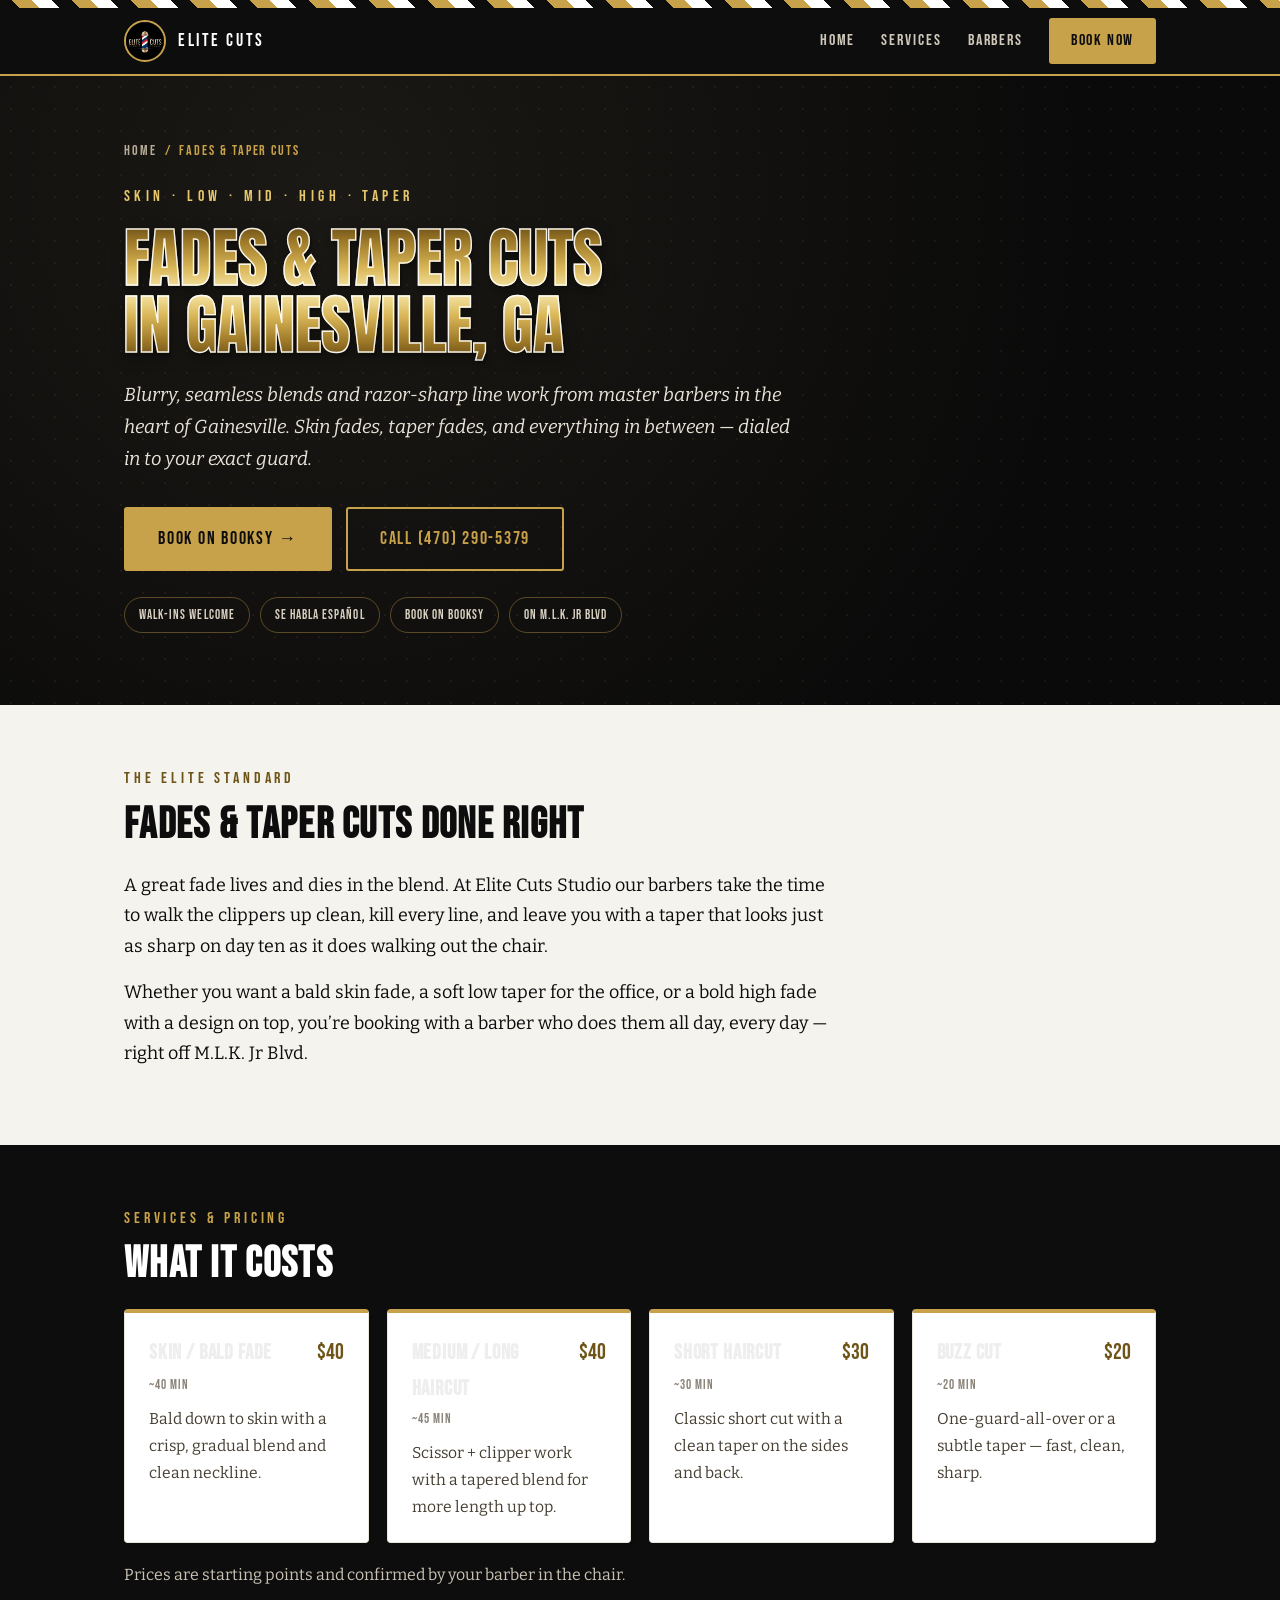
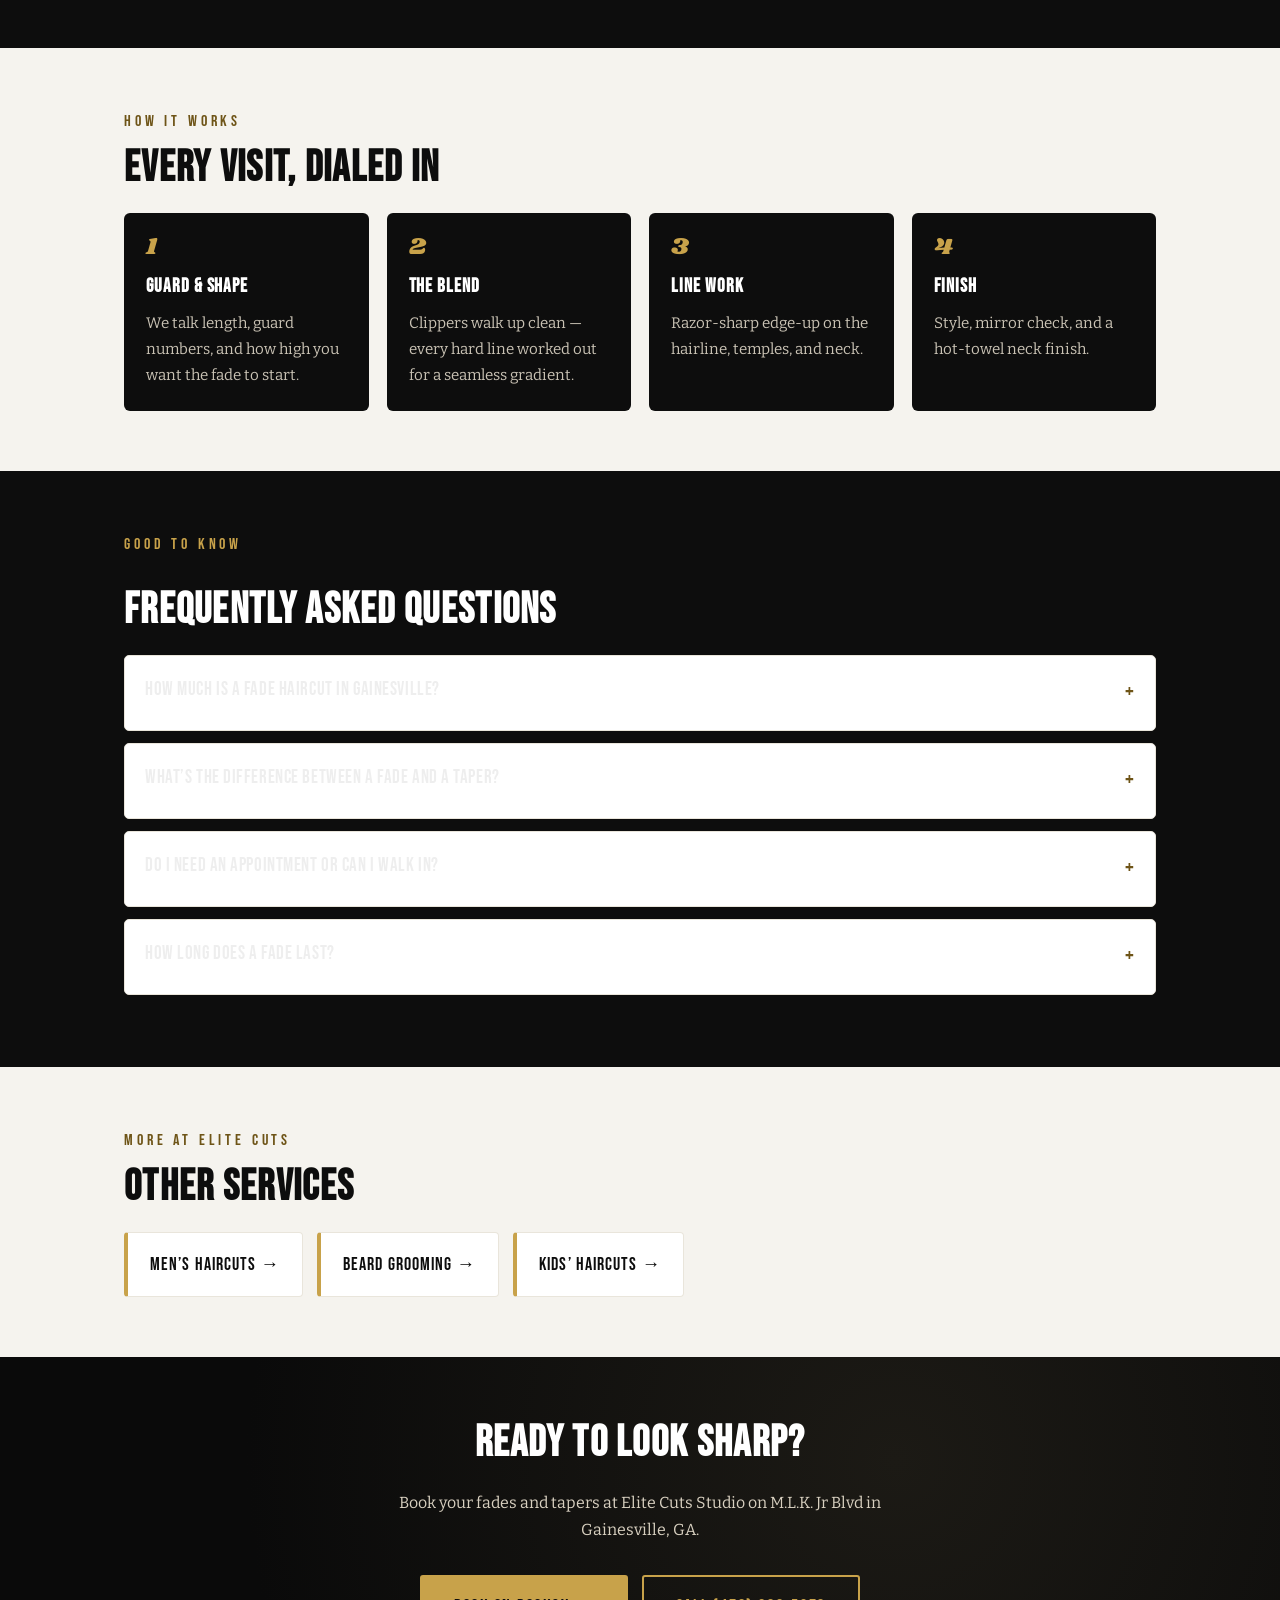
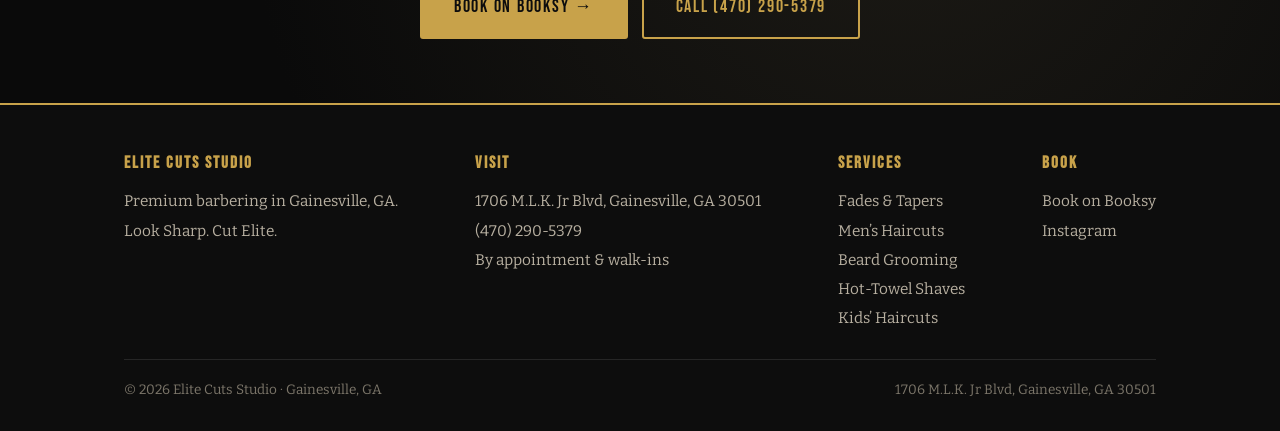
<file: fades-tapers-gainesville-ga.html>
<!DOCTYPE html>
<html lang="en">
<head>
<meta charset="UTF-8">
<meta name="viewport" content="width=device-width, initial-scale=1.0">
<title>Fades &amp; Taper Cuts in Gainesville, GA | Elite Cuts Studio</title>
<meta name="description" content="Clean skin fades, low/mid/high fades and taper cuts in Gainesville, GA at Elite Cuts Studio on M.L.K. Jr Blvd. Sharp line work, blurry blends. Book online or walk in.">
<link rel="canonical" href="https://forge-dev-studio.github.io/elite-cuts-studio/fades-tapers-gainesville-ga.html">
<meta name="robots" content="index, follow, max-image-preview:large">
<meta name="geo.region" content="US-GA">
<meta name="geo.placename" content="Gainesville, Georgia">
<meta name="geo.position" content="34.2921;-83.8241">
<meta name="ICBM" content="34.2921, -83.8241">
<meta name="theme-color" content="#0d0d0d">
<link rel="icon" type="image/jpeg" href="assets/logo.jpg">
<meta property="og:type" content="website">
<meta property="og:site_name" content="Elite Cuts Studio">
<meta property="og:title" content="Fades &amp; Taper Cuts in Gainesville, GA | Elite Cuts Studio">
<meta property="og:description" content="Clean skin fades, low/mid/high fades and taper cuts in Gainesville, GA at Elite Cuts Studio on M.L.K. Jr Blvd. Sharp line work, blurry blends. Book online or walk in.">
<meta property="og:url" content="https://forge-dev-studio.github.io/elite-cuts-studio/fades-tapers-gainesville-ga.html">
<meta property="og:image" content="https://forge-dev-studio.github.io/elite-cuts-studio/assets/og-social.jpg">
<meta name="twitter:card" content="summary_large_image">
<link rel="preload" as="font" type="font/woff2" crossorigin href="assets/fonts/anton-400.woff2">
<link rel="preload" as="font" type="font/woff2" crossorigin href="assets/fonts/bitter-400.woff2">
<link rel="preload" as="font" type="font/woff2" crossorigin href="assets/fonts/bebasneue-400.woff2">
<link rel="stylesheet" href="fonts.css">
<style>
:root{--gold:#c8a24a;--gold-lt:#e6c76a;--gold-ink:#6e5417;--ink:#0d0d0d;--ink2:#141414;
--cream:#f5f3ee;--cream2:#e9e5db;--white:#fff;--muted:#8a8378;}
*{box-sizing:border-box;margin:0;padding:0}
html{scroll-behavior:smooth}
body{font-family:'Bitter',Georgia,serif;color:var(--ink);background:var(--cream);line-height:1.7;-webkit-font-smoothing:antialiased}
a{color:inherit;text-decoration:none}
.wrap{max-width:1080px;margin:0 auto;padding:0 24px}
.bar{height:8px;background:repeating-linear-gradient(45deg,var(--ink) 0 14px,var(--gold) 14px 28px,var(--white) 28px 42px)}
header{background:var(--ink);position:sticky;top:0;z-index:50;border-bottom:2px solid var(--gold)}
.nav{display:flex;align-items:center;justify-content:space-between;height:66px}
.brand{display:flex;align-items:center;gap:12px;color:#fff;font-family:'Bebas Neue',sans-serif;letter-spacing:.14em;font-size:1.15rem}
.brand img{width:42px;height:42px;border-radius:50%;border:2px solid var(--gold)}
.nav-links{display:flex;gap:26px;align-items:center;font-family:'Bebas Neue',sans-serif;letter-spacing:.12em;font-size:1rem}
.nav-links a{color:#cfc8ba;transition:color .2s}.nav-links a:hover{color:var(--gold)}
.book{background:var(--gold);color:var(--ink)!important;padding:9px 22px;border-radius:3px;font-family:'Bebas Neue',sans-serif;letter-spacing:.1em}
.book:hover{background:var(--gold-lt)}
@media(max-width:760px){.nav-links a:not(.book){display:none}}
.hero{background:radial-gradient(circle at 26% 18%,#1b1915,#0a0a0a 70%);color:#fff;padding:64px 0 72px;position:relative;overflow:hidden}
.hero::after{content:'';position:absolute;inset:0;background-image:radial-gradient(circle,rgba(200,162,74,.08) 1.3px,transparent 1.3px);background-size:22px 22px;pointer-events:none}
.crumbs{font-family:'Bebas Neue',sans-serif;letter-spacing:.14em;font-size:.86rem;color:var(--gold);margin-bottom:20px;position:relative;z-index:2}
.crumbs a{color:#b7ac97}.crumbs a:hover{color:var(--gold)}
.eyebrow{font-family:'Bebas Neue',sans-serif;letter-spacing:.28em;color:var(--gold-lt);font-size:1rem;margin-bottom:14px;position:relative;z-index:2}
h1{font-family:'Anton','Shrikhand',sans-serif;text-transform:uppercase;font-weight:400;font-size:clamp(2.3rem,6vw,4rem);line-height:1.05;margin-bottom:20px;position:relative;z-index:2;max-width:16ch;text-wrap:balance;color:#d9b45c;background:linear-gradient(180deg,#6a4e16 0%,#9c7827 12%,#d9b657 32%,#f7e7a8 49%,#f7e7a8 51%,#d9b657 68%,#9c7827 87%,#6a4e16 100%);-webkit-background-clip:text;background-clip:text;-webkit-text-fill-color:transparent;-webkit-text-stroke:1.4px rgba(255,255,255,.9);filter:drop-shadow(2px 3px 0 rgba(10,10,10,.45)) drop-shadow(0 4px 7px rgba(0,0,0,.35))}
h1 .g{color:var(--gold)}
.hero-sub{font-size:1.18rem;color:#e7e2d7;font-style:italic;max-width:56ch;position:relative;z-index:2}
.cta-row{display:flex;gap:14px;flex-wrap:wrap;margin-top:32px;position:relative;z-index:2}
.btn{display:inline-flex;align-items:center;gap:9px;font-family:'Bebas Neue',sans-serif;letter-spacing:.1em;font-size:1.1rem;padding:15px 32px;border-radius:3px;border:2px solid var(--gold);transition:.2s}
.btn-p{background:var(--gold);color:var(--ink)}.btn-p:hover{background:var(--gold-lt);border-color:var(--gold-lt)}
.btn-o{color:var(--gold)}.btn-o:hover{background:var(--gold);color:var(--ink)}
.chips{display:flex;gap:10px;flex-wrap:wrap;margin-top:26px;position:relative;z-index:2}
.chip{font-family:'Bebas Neue',sans-serif;letter-spacing:.08em;font-size:.82rem;color:#d8d0c0;border:1px solid rgba(200,162,74,.4);border-radius:100px;padding:6px 14px}
section{padding:60px 0}
.sec-eye{font-family:'Bebas Neue',sans-serif;letter-spacing:.24em;color:var(--gold-ink);font-size:1rem;margin-bottom:10px}
h2{font-family:'Bebas Neue',sans-serif;letter-spacing:.03em;font-size:clamp(1.9rem,4vw,2.7rem);line-height:1.05;margin-bottom:22px;color:var(--ink)}
p.lead{font-size:1.12rem;margin-bottom:16px;max-width:64ch}
.grid{display:grid;gap:18px}
.svc{grid-template-columns:repeat(auto-fit,minmax(240px,1fr))}
.card{background:var(--white);border:1px solid var(--cream2);border-top:4px solid var(--gold);border-radius:4px;padding:22px 24px;box-shadow:4px 5px 0 rgba(0,0,0,.06)}
.card .top{display:flex;justify-content:space-between;align-items:baseline;gap:10px}
.card h3{font-family:'Bebas Neue',sans-serif;letter-spacing:.04em;font-size:1.3rem}
.price{font-family:'Bebas Neue',sans-serif;color:var(--gold-ink);font-size:1.35rem;white-space:nowrap}
.dur{font-family:'Bebas Neue',sans-serif;letter-spacing:.08em;color:var(--muted);font-size:.82rem;margin:2px 0 10px}
.card p{font-size:.98rem;color:#463f33}
.steps{grid-template-columns:repeat(auto-fit,minmax(210px,1fr))}
.step{background:var(--ink);color:#eee;border-radius:6px;padding:22px}
.step .n{font-family:'Shrikhand',cursive;color:var(--gold);font-size:1.5rem;line-height:1}
.step h3{font-family:'Bebas Neue',sans-serif;letter-spacing:.05em;font-size:1.18rem;margin:12px 0 8px;color:#fff}
.step p{font-size:.95rem;color:#c9c2b4}
.alt{background:var(--ink);color:#eee}
.alt h2{color:#fff}.alt .sec-eye{color:var(--gold)}
.faq details{background:var(--white);border:1px solid var(--cream2);border-radius:5px;padding:0 20px;margin-bottom:12px}
.faq summary{font-family:'Bebas Neue',sans-serif;letter-spacing:.03em;font-size:1.18rem;padding:18px 0;cursor:pointer;list-style:none;display:flex;justify-content:space-between;gap:12px}
.faq summary::-webkit-details-marker{display:none}
.faq summary::after{content:'+';color:var(--gold-ink);font-size:1.4rem}
.faq details[open] summary::after{content:'\2013'}
.faq p{padding:0 0 20px;color:#463f33}
.rel{display:flex;gap:14px;flex-wrap:wrap}
.rel a{background:var(--white);border:1px solid var(--cream2);border-left:4px solid var(--gold);border-radius:4px;padding:16px 22px;font-family:'Bebas Neue',sans-serif;letter-spacing:.06em;font-size:1.15rem;transition:.2s}
.rel a:hover{border-left-color:var(--gold-ink);transform:translateY(-2px)}
.cta-band{background:radial-gradient(circle at 70% 30%,#1c1a15,#0a0a0a 70%);color:#fff;text-align:center;padding:64px 0}
.cta-band h2{color:#fff}.cta-band .cta-row{justify-content:center}
footer{background:var(--ink);color:#b7afa0;padding:44px 0 30px;border-top:2px solid var(--gold)}
footer .fgrid{display:flex;flex-wrap:wrap;gap:30px;justify-content:space-between}
footer h4{font-family:'Bebas Neue',sans-serif;letter-spacing:.12em;color:var(--gold);font-size:1.05rem;margin-bottom:10px}
footer a{color:#b7afa0}footer a:hover{color:var(--gold)}
footer .nap{font-size:.96rem;line-height:1.9}
.copy{margin-top:26px;padding-top:18px;border-top:1px solid #262626;font-size:.85rem;color:#7c766a;display:flex;justify-content:space-between;flex-wrap:wrap;gap:10px}
</style>
<script type="application/ld+json">
{
  "@context": "https://schema.org",
  "@type": "BreadcrumbList",
  "itemListElement": [
    {
      "@type": "ListItem",
      "position": 1,
      "name": "Home",
      "item": "https://forge-dev-studio.github.io/elite-cuts-studio/"
    },
    {
      "@type": "ListItem",
      "position": 2,
      "name": "Fades & Taper Cuts",
      "item": "https://forge-dev-studio.github.io/elite-cuts-studio/fades-tapers-gainesville-ga.html"
    }
  ]
}
</script>
<script type="application/ld+json">
{
  "@context": "https://schema.org",
  "@type": "Service",
  "serviceType": "Fades & Taper Cuts",
  "name": "Fades & Taper Cuts in Gainesville, GA",
  "url": "https://forge-dev-studio.github.io/elite-cuts-studio/fades-tapers-gainesville-ga.html",
  "areaServed": [
    {
      "@type": "City",
      "name": "Gainesville, GA"
    },
    {
      "@type": "City",
      "name": "Oakwood, GA"
    },
    {
      "@type": "City",
      "name": "Flowery Branch, GA"
    },
    {
      "@type": "City",
      "name": "Braselton, GA"
    }
  ],
  "provider": {
    "@type": "HairSalon",
    "name": "Elite Cuts Studio",
    "@id": "https://forge-dev-studio.github.io/elite-cuts-studio/#business",
    "telephone": "+1-470-290-5379",
    "address": {
      "@type": "PostalAddress",
      "streetAddress": "1706 M.L.K. Jr Blvd",
      "addressLocality": "Gainesville",
      "addressRegion": "GA",
      "postalCode": "30501",
      "addressCountry": "US"
    }
  },
  "hasOfferCatalog": {
    "@type": "OfferCatalog",
    "name": "Fades & Taper Cuts",
    "itemListElement": [
      {
        "@type": "Offer",
        "itemOffered": {
          "@type": "Service",
          "name": "Skin / Bald Fade"
        },
        "price": "40",
        "priceCurrency": "USD"
      },
      {
        "@type": "Offer",
        "itemOffered": {
          "@type": "Service",
          "name": "Medium / Long Haircut"
        },
        "price": "40",
        "priceCurrency": "USD"
      },
      {
        "@type": "Offer",
        "itemOffered": {
          "@type": "Service",
          "name": "Short Haircut"
        },
        "price": "30",
        "priceCurrency": "USD"
      },
      {
        "@type": "Offer",
        "itemOffered": {
          "@type": "Service",
          "name": "Buzz Cut"
        },
        "price": "20",
        "priceCurrency": "USD"
      }
    ]
  }
}
</script>
<script type="application/ld+json">
{
  "@context": "https://schema.org",
  "@type": "FAQPage",
  "mainEntity": [
    {
      "@type": "Question",
      "name": "How much is a fade haircut in Gainesville?",
      "acceptedAnswer": {
        "@type": "Answer",
        "text": "A skin or bald fade at Elite Cuts Studio is $40, a short cut with a taper is $30, and a buzz cut is $20. Exact pricing depends on length and detail — your barber confirms before starting."
      }
    },
    {
      "@type": "Question",
      "name": "What’s the difference between a fade and a taper?",
      "acceptedAnswer": {
        "@type": "Answer",
        "text": "A taper gradually shortens the hair around the edges (natural, conservative). A fade blends all the way down to the skin and can start low, mid, or high on the head for a bolder look."
      }
    },
    {
      "@type": "Question",
      "name": "Do I need an appointment or can I walk in?",
      "acceptedAnswer": {
        "@type": "Answer",
        "text": "Both. Booking online through Booksy locks in your barber and time; walk-ins are welcome when a chair is open. Booking ahead is the surest way to get the barber you want."
      }
    },
    {
      "@type": "Question",
      "name": "How long does a fade last?",
      "acceptedAnswer": {
        "@type": "Answer",
        "text": "Most guys come back every 1–2 weeks to keep a fade tight. We build the cut so the blend still looks clean as it grows out."
      }
    }
  ]
}
</script>
</head>
<body>
<div class="bar"></div>
<header><div class="wrap nav">
  <a class="brand" href="index.html"><img src="assets/logo.jpg" alt="Elite Cuts Studio logo">ELITE CUTS</a>
  <nav class="nav-links">
    <a href="index.html">Home</a>
    <a href="index.html#services">Services</a>
    <a href="index.html#barbers">Barbers</a>
    <a href="https://booksy.com/en-us/dl/show-business/1813863?utm_medium=c2c_referral" class="book" target="_blank" rel="noopener">Book Now</a>
  </nav>
</div></header>

<div class="hero"><div class="wrap">
  <nav class="crumbs" aria-label="Breadcrumb"><a href="index.html">Home</a> &nbsp;/&nbsp; Fades & Taper Cuts</nav>
  <p class="eyebrow">Skin · Low · Mid · High · Taper</p>
  <h1>Fades &amp; Taper Cuts in <span class="g">Gainesville, GA</span></h1>
  <p class="hero-sub">Blurry, seamless blends and razor-sharp line work from master barbers in the heart of Gainesville. Skin fades, taper fades, and everything in between — dialed in to your exact guard.</p>
  <div class="cta-row">
    <a class="btn btn-p" href="https://booksy.com/en-us/dl/show-business/1813863?utm_medium=c2c_referral" target="_blank" rel="noopener">Book on Booksy &rarr;</a>
    <a class="btn btn-o" href="tel:+14702905379">Call (470) 290-5379</a>
  </div>
  <div class="chips"><span class="chip">Walk-ins welcome</span><span class="chip">Se habla español</span><span class="chip">Book on Booksy</span><span class="chip">On M.L.K. Jr Blvd</span></div>
</div></div>

<section><div class="wrap">
  <p class="sec-eye">The Elite Standard</p>
  <h2>Fades & Taper Cuts done right</h2>
  <p class="lead">A great fade lives and dies in the blend. At Elite Cuts Studio our barbers take the time to walk the clippers up clean, kill every line, and leave you with a taper that looks just as sharp on day ten as it does walking out the chair.</p><p class="lead">Whether you want a bald skin fade, a soft low taper for the office, or a bold high fade with a design on top, you’re booking with a barber who does them all day, every day — right off M.L.K. Jr Blvd.</p>
</div></section>

<section class="alt"><div class="wrap">
  <p class="sec-eye">Services &amp; Pricing</p>
  <h2>What it costs</h2>
  <div class="grid svc"><div class="card"><div class="top"><h3>Skin / Bald Fade</h3><span class="price">$40</span></div><div class="dur">~40 min</div><p>Bald down to skin with a crisp, gradual blend and clean neckline.</p></div>
<div class="card"><div class="top"><h3>Medium / Long Haircut</h3><span class="price">$40</span></div><div class="dur">~45 min</div><p>Scissor + clipper work with a tapered blend for more length up top.</p></div>
<div class="card"><div class="top"><h3>Short Haircut</h3><span class="price">$30</span></div><div class="dur">~30 min</div><p>Classic short cut with a clean taper on the sides and back.</p></div>
<div class="card"><div class="top"><h3>Buzz Cut</h3><span class="price">$20</span></div><div class="dur">~20 min</div><p>One-guard-all-over or a subtle taper — fast, clean, sharp.</p></div></div>
  <p style="margin-top:18px;color:#c9c2b4">Prices are starting points and confirmed by your barber in the chair.</p>
</div></section>

<section><div class="wrap">
  <p class="sec-eye">How It Works</p>
  <h2>Every visit, dialed in</h2>
  <div class="grid steps"><div class="step"><div class="n">1</div><h3>Guard &amp; shape</h3><p>We talk length, guard numbers, and how high you want the fade to start.</p></div>
<div class="step"><div class="n">2</div><h3>The blend</h3><p>Clippers walk up clean — every hard line worked out for a seamless gradient.</p></div>
<div class="step"><div class="n">3</div><h3>Line work</h3><p>Razor-sharp edge-up on the hairline, temples, and neck.</p></div>
<div class="step"><div class="n">4</div><h3>Finish</h3><p>Style, mirror check, and a hot-towel neck finish.</p></div></div>
</div></section>

<section class="alt faq"><div class="wrap">
  <p class="sec-eye">Good To Know</p>
  <h2>Frequently asked questions</h2>
  <details><summary>How much is a fade haircut in Gainesville?</summary><p>A skin or bald fade at Elite Cuts Studio is $40, a short cut with a taper is $30, and a buzz cut is $20. Exact pricing depends on length and detail — your barber confirms before starting.</p></details>
<details><summary>What’s the difference between a fade and a taper?</summary><p>A taper gradually shortens the hair around the edges (natural, conservative). A fade blends all the way down to the skin and can start low, mid, or high on the head for a bolder look.</p></details>
<details><summary>Do I need an appointment or can I walk in?</summary><p>Both. Booking online through Booksy locks in your barber and time; walk-ins are welcome when a chair is open. Booking ahead is the surest way to get the barber you want.</p></details>
<details><summary>How long does a fade last?</summary><p>Most guys come back every 1–2 weeks to keep a fade tight. We build the cut so the blend still looks clean as it grows out.</p></details>
</div></section>

<section><div class="wrap">
  <p class="sec-eye">More At Elite Cuts</p>
  <h2>Other services</h2>
  <div class="rel"><a href="mens-haircuts-gainesville-ga.html">Men’s Haircuts &rarr;</a>
<a href="beard-trim-gainesville-ga.html">Beard Grooming &rarr;</a>
<a href="kids-haircuts-gainesville-ga.html">Kids’ Haircuts &rarr;</a></div>
</div></section>

<div class="cta-band"><div class="wrap">
  <h2>Ready to look sharp?</h2>
  <p style="color:#d8d0c0;max-width:52ch;margin:0 auto 8px">Book your fades and tapers at Elite Cuts Studio on M.L.K. Jr Blvd in Gainesville, GA.</p>
  <div class="cta-row">
    <a class="btn btn-p" href="https://booksy.com/en-us/dl/show-business/1813863?utm_medium=c2c_referral" target="_blank" rel="noopener">Book on Booksy &rarr;</a>
    <a class="btn btn-o" href="tel:+14702905379">Call (470) 290-5379</a>
  </div>
</div></div>

<footer><div class="wrap">
  <div class="fgrid">
    <div style="max-width:280px">
      <h4>Elite Cuts Studio</h4>
      <p class="nap">Premium barbering in Gainesville, GA.<br>Look Sharp. Cut Elite.</p>
    </div>
    <div>
      <h4>Visit</h4>
      <p class="nap"><a href="https://www.google.com/maps/dir//1706+M.L.K.+Jr+Blvd,+Gainesville,+GA+30501" target="_blank" rel="noopener">1706 M.L.K. Jr Blvd, Gainesville, GA 30501</a><br>
      <a href="tel:+14702905379">(470) 290-5379</a><br>By appointment &amp; walk-ins</p>
    </div>
    <div>
      <h4>Services</h4>
      <p class="nap"><a href="fades-tapers-gainesville-ga.html">Fades &amp; Tapers</a><br><a href="mens-haircuts-gainesville-ga.html">Men’s Haircuts</a><br><a href="beard-trim-gainesville-ga.html">Beard Grooming</a><br><a href="hot-towel-shave-gainesville-ga.html">Hot-Towel Shaves</a><br><a href="kids-haircuts-gainesville-ga.html">Kids’ Haircuts</a></p>
    </div>
    <div>
      <h4>Book</h4>
      <p class="nap"><a href="https://booksy.com/en-us/dl/show-business/1813863?utm_medium=c2c_referral" target="_blank" rel="noopener">Book on Booksy</a><br>
      <a href="https://www.instagram.com/elitecutsstudio" target="_blank" rel="noopener">Instagram</a></p>
    </div>
  </div>
  <div class="copy"><span>&copy; 2026 Elite Cuts Studio &middot; Gainesville, GA</span><span>1706 M.L.K. Jr Blvd, Gainesville, GA 30501</span></div>
</div></footer>
</body>
</html>
</file>
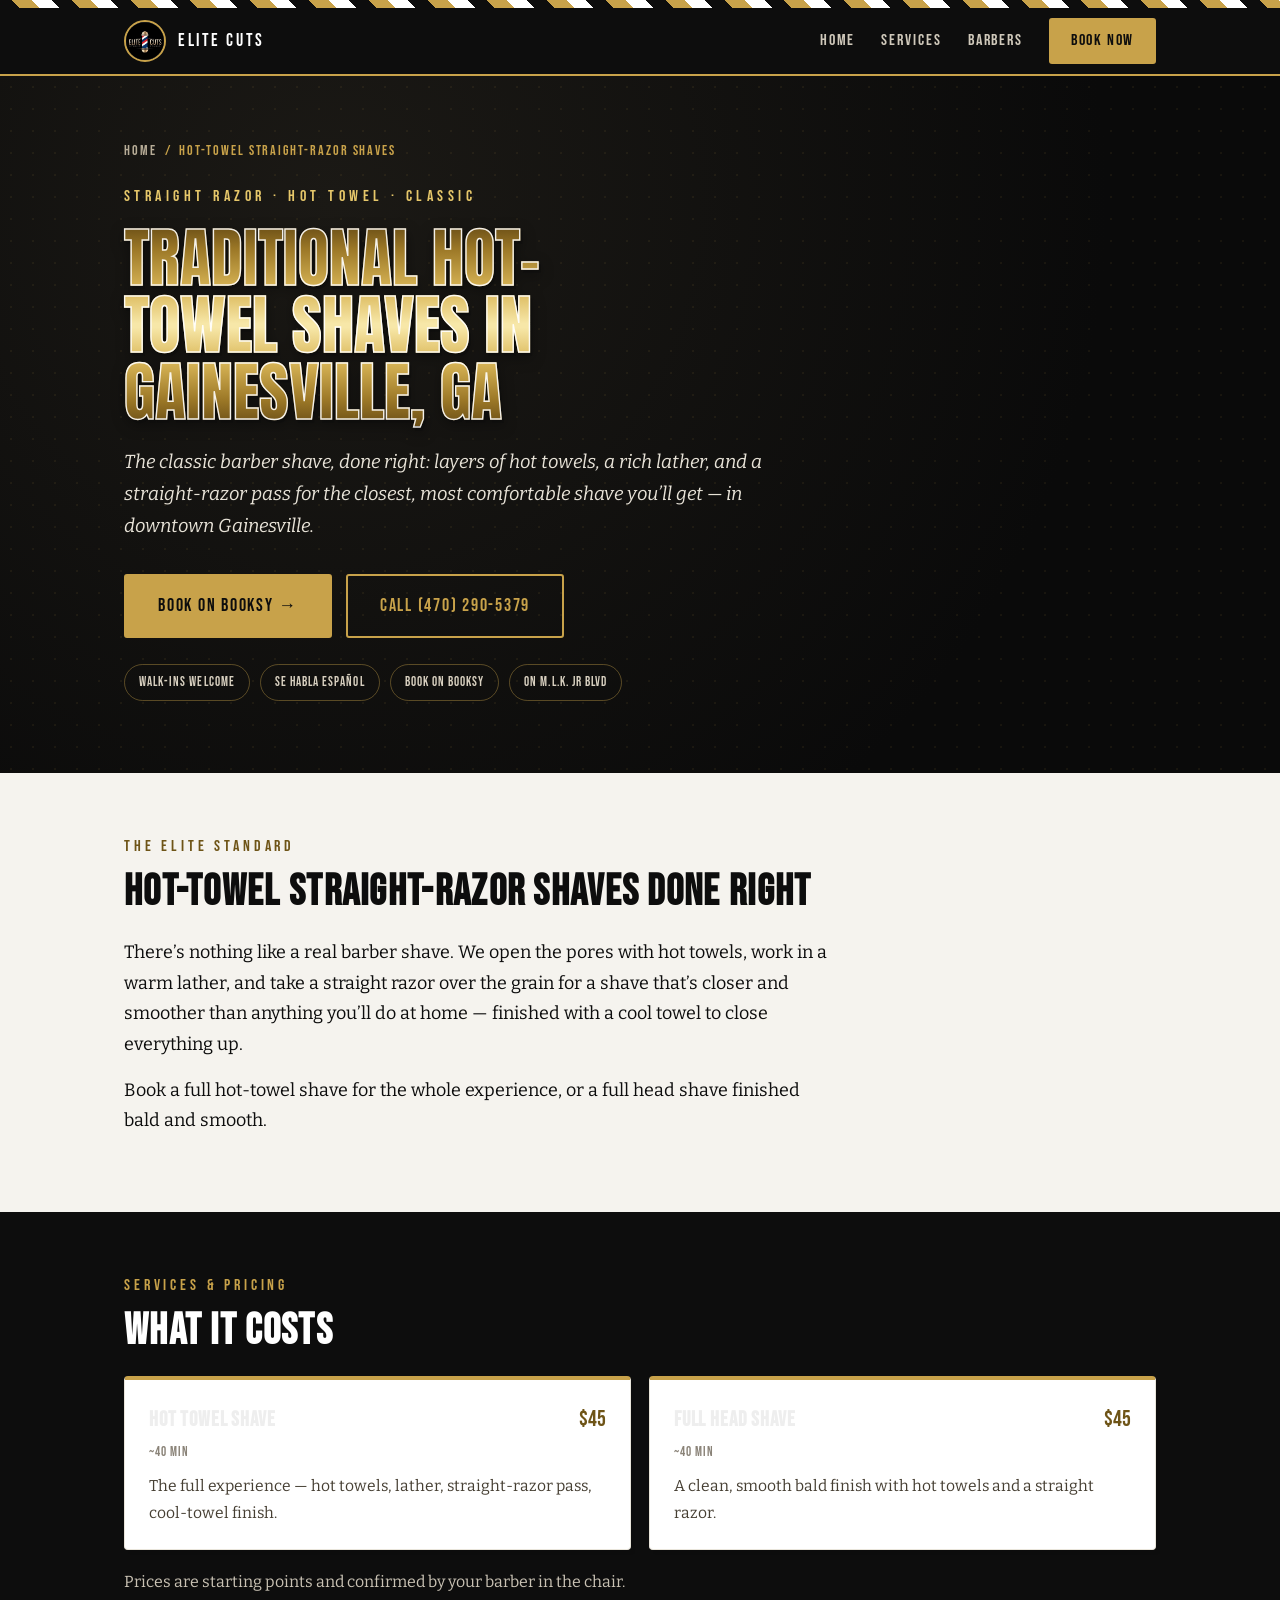
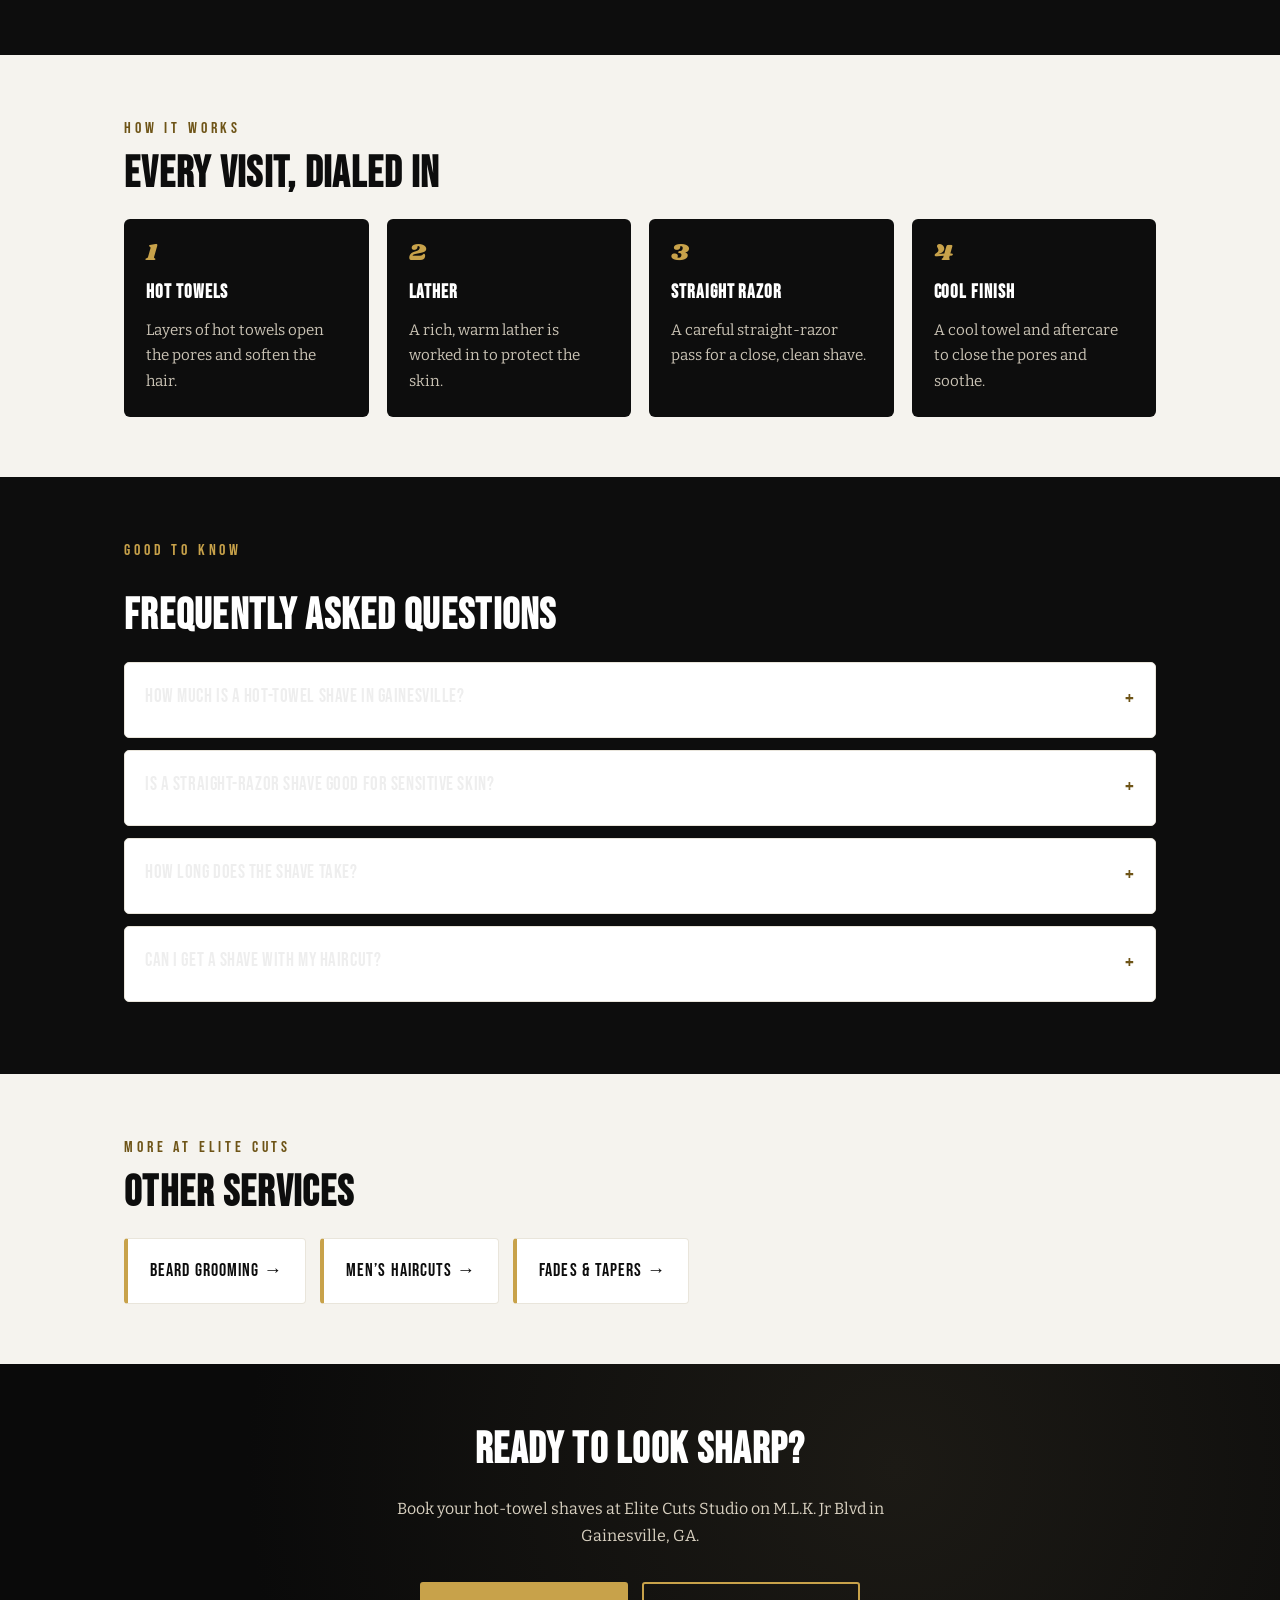
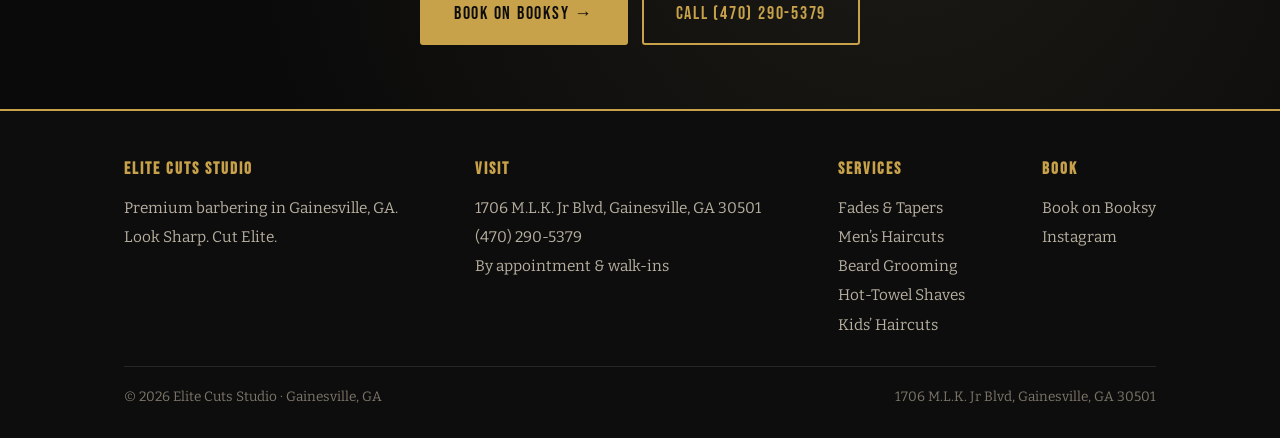
<file: hot-towel-shave-gainesville-ga.html>
<!DOCTYPE html>
<html lang="en">
<head>
<meta charset="UTF-8">
<meta name="viewport" content="width=device-width, initial-scale=1.0">
<title>Hot-Towel Straight-Razor Shaves in Gainesville, GA | Elite Cuts Studio</title>
<meta name="description" content="Traditional hot-towel straight-razor shaves in Gainesville, GA at Elite Cuts Studio on M.L.K. Jr Blvd. A close, comfortable, classic barber shave. Book online.">
<link rel="canonical" href="https://forge-dev-studio.github.io/elite-cuts-studio/hot-towel-shave-gainesville-ga.html">
<meta name="robots" content="index, follow, max-image-preview:large">
<meta name="geo.region" content="US-GA">
<meta name="geo.placename" content="Gainesville, Georgia">
<meta name="geo.position" content="34.2921;-83.8241">
<meta name="ICBM" content="34.2921, -83.8241">
<meta name="theme-color" content="#0d0d0d">
<link rel="icon" type="image/jpeg" href="assets/logo.jpg">
<meta property="og:type" content="website">
<meta property="og:site_name" content="Elite Cuts Studio">
<meta property="og:title" content="Hot-Towel Straight-Razor Shaves in Gainesville, GA | Elite Cuts Studio">
<meta property="og:description" content="Traditional hot-towel straight-razor shaves in Gainesville, GA at Elite Cuts Studio on M.L.K. Jr Blvd. A close, comfortable, classic barber shave. Book online.">
<meta property="og:url" content="https://forge-dev-studio.github.io/elite-cuts-studio/hot-towel-shave-gainesville-ga.html">
<meta property="og:image" content="https://forge-dev-studio.github.io/elite-cuts-studio/assets/og-social.jpg">
<meta name="twitter:card" content="summary_large_image">
<link rel="preload" as="font" type="font/woff2" crossorigin href="assets/fonts/anton-400.woff2">
<link rel="preload" as="font" type="font/woff2" crossorigin href="assets/fonts/bitter-400.woff2">
<link rel="preload" as="font" type="font/woff2" crossorigin href="assets/fonts/bebasneue-400.woff2">
<link rel="stylesheet" href="fonts.css">
<style>
:root{--gold:#c8a24a;--gold-lt:#e6c76a;--gold-ink:#6e5417;--ink:#0d0d0d;--ink2:#141414;
--cream:#f5f3ee;--cream2:#e9e5db;--white:#fff;--muted:#8a8378;}
*{box-sizing:border-box;margin:0;padding:0}
html{scroll-behavior:smooth}
body{font-family:'Bitter',Georgia,serif;color:var(--ink);background:var(--cream);line-height:1.7;-webkit-font-smoothing:antialiased}
a{color:inherit;text-decoration:none}
.wrap{max-width:1080px;margin:0 auto;padding:0 24px}
.bar{height:8px;background:repeating-linear-gradient(45deg,var(--ink) 0 14px,var(--gold) 14px 28px,var(--white) 28px 42px)}
header{background:var(--ink);position:sticky;top:0;z-index:50;border-bottom:2px solid var(--gold)}
.nav{display:flex;align-items:center;justify-content:space-between;height:66px}
.brand{display:flex;align-items:center;gap:12px;color:#fff;font-family:'Bebas Neue',sans-serif;letter-spacing:.14em;font-size:1.15rem}
.brand img{width:42px;height:42px;border-radius:50%;border:2px solid var(--gold)}
.nav-links{display:flex;gap:26px;align-items:center;font-family:'Bebas Neue',sans-serif;letter-spacing:.12em;font-size:1rem}
.nav-links a{color:#cfc8ba;transition:color .2s}.nav-links a:hover{color:var(--gold)}
.book{background:var(--gold);color:var(--ink)!important;padding:9px 22px;border-radius:3px;font-family:'Bebas Neue',sans-serif;letter-spacing:.1em}
.book:hover{background:var(--gold-lt)}
@media(max-width:760px){.nav-links a:not(.book){display:none}}
.hero{background:radial-gradient(circle at 26% 18%,#1b1915,#0a0a0a 70%);color:#fff;padding:64px 0 72px;position:relative;overflow:hidden}
.hero::after{content:'';position:absolute;inset:0;background-image:radial-gradient(circle,rgba(200,162,74,.08) 1.3px,transparent 1.3px);background-size:22px 22px;pointer-events:none}
.crumbs{font-family:'Bebas Neue',sans-serif;letter-spacing:.14em;font-size:.86rem;color:var(--gold);margin-bottom:20px;position:relative;z-index:2}
.crumbs a{color:#b7ac97}.crumbs a:hover{color:var(--gold)}
.eyebrow{font-family:'Bebas Neue',sans-serif;letter-spacing:.28em;color:var(--gold-lt);font-size:1rem;margin-bottom:14px;position:relative;z-index:2}
h1{font-family:'Anton','Shrikhand',sans-serif;text-transform:uppercase;font-weight:400;font-size:clamp(2.3rem,6vw,4rem);line-height:1.05;margin-bottom:20px;position:relative;z-index:2;max-width:16ch;text-wrap:balance;color:#d9b45c;background:linear-gradient(180deg,#6a4e16 0%,#9c7827 12%,#d9b657 32%,#f7e7a8 49%,#f7e7a8 51%,#d9b657 68%,#9c7827 87%,#6a4e16 100%);-webkit-background-clip:text;background-clip:text;-webkit-text-fill-color:transparent;-webkit-text-stroke:1.4px rgba(255,255,255,.9);filter:drop-shadow(2px 3px 0 rgba(10,10,10,.45)) drop-shadow(0 4px 7px rgba(0,0,0,.35))}
h1 .g{color:var(--gold)}
.hero-sub{font-size:1.18rem;color:#e7e2d7;font-style:italic;max-width:56ch;position:relative;z-index:2}
.cta-row{display:flex;gap:14px;flex-wrap:wrap;margin-top:32px;position:relative;z-index:2}
.btn{display:inline-flex;align-items:center;gap:9px;font-family:'Bebas Neue',sans-serif;letter-spacing:.1em;font-size:1.1rem;padding:15px 32px;border-radius:3px;border:2px solid var(--gold);transition:.2s}
.btn-p{background:var(--gold);color:var(--ink)}.btn-p:hover{background:var(--gold-lt);border-color:var(--gold-lt)}
.btn-o{color:var(--gold)}.btn-o:hover{background:var(--gold);color:var(--ink)}
.chips{display:flex;gap:10px;flex-wrap:wrap;margin-top:26px;position:relative;z-index:2}
.chip{font-family:'Bebas Neue',sans-serif;letter-spacing:.08em;font-size:.82rem;color:#d8d0c0;border:1px solid rgba(200,162,74,.4);border-radius:100px;padding:6px 14px}
section{padding:60px 0}
.sec-eye{font-family:'Bebas Neue',sans-serif;letter-spacing:.24em;color:var(--gold-ink);font-size:1rem;margin-bottom:10px}
h2{font-family:'Bebas Neue',sans-serif;letter-spacing:.03em;font-size:clamp(1.9rem,4vw,2.7rem);line-height:1.05;margin-bottom:22px;color:var(--ink)}
p.lead{font-size:1.12rem;margin-bottom:16px;max-width:64ch}
.grid{display:grid;gap:18px}
.svc{grid-template-columns:repeat(auto-fit,minmax(240px,1fr))}
.card{background:var(--white);border:1px solid var(--cream2);border-top:4px solid var(--gold);border-radius:4px;padding:22px 24px;box-shadow:4px 5px 0 rgba(0,0,0,.06)}
.card .top{display:flex;justify-content:space-between;align-items:baseline;gap:10px}
.card h3{font-family:'Bebas Neue',sans-serif;letter-spacing:.04em;font-size:1.3rem}
.price{font-family:'Bebas Neue',sans-serif;color:var(--gold-ink);font-size:1.35rem;white-space:nowrap}
.dur{font-family:'Bebas Neue',sans-serif;letter-spacing:.08em;color:var(--muted);font-size:.82rem;margin:2px 0 10px}
.card p{font-size:.98rem;color:#463f33}
.steps{grid-template-columns:repeat(auto-fit,minmax(210px,1fr))}
.step{background:var(--ink);color:#eee;border-radius:6px;padding:22px}
.step .n{font-family:'Shrikhand',cursive;color:var(--gold);font-size:1.5rem;line-height:1}
.step h3{font-family:'Bebas Neue',sans-serif;letter-spacing:.05em;font-size:1.18rem;margin:12px 0 8px;color:#fff}
.step p{font-size:.95rem;color:#c9c2b4}
.alt{background:var(--ink);color:#eee}
.alt h2{color:#fff}.alt .sec-eye{color:var(--gold)}
.faq details{background:var(--white);border:1px solid var(--cream2);border-radius:5px;padding:0 20px;margin-bottom:12px}
.faq summary{font-family:'Bebas Neue',sans-serif;letter-spacing:.03em;font-size:1.18rem;padding:18px 0;cursor:pointer;list-style:none;display:flex;justify-content:space-between;gap:12px}
.faq summary::-webkit-details-marker{display:none}
.faq summary::after{content:'+';color:var(--gold-ink);font-size:1.4rem}
.faq details[open] summary::after{content:'\2013'}
.faq p{padding:0 0 20px;color:#463f33}
.rel{display:flex;gap:14px;flex-wrap:wrap}
.rel a{background:var(--white);border:1px solid var(--cream2);border-left:4px solid var(--gold);border-radius:4px;padding:16px 22px;font-family:'Bebas Neue',sans-serif;letter-spacing:.06em;font-size:1.15rem;transition:.2s}
.rel a:hover{border-left-color:var(--gold-ink);transform:translateY(-2px)}
.cta-band{background:radial-gradient(circle at 70% 30%,#1c1a15,#0a0a0a 70%);color:#fff;text-align:center;padding:64px 0}
.cta-band h2{color:#fff}.cta-band .cta-row{justify-content:center}
footer{background:var(--ink);color:#b7afa0;padding:44px 0 30px;border-top:2px solid var(--gold)}
footer .fgrid{display:flex;flex-wrap:wrap;gap:30px;justify-content:space-between}
footer h4{font-family:'Bebas Neue',sans-serif;letter-spacing:.12em;color:var(--gold);font-size:1.05rem;margin-bottom:10px}
footer a{color:#b7afa0}footer a:hover{color:var(--gold)}
footer .nap{font-size:.96rem;line-height:1.9}
.copy{margin-top:26px;padding-top:18px;border-top:1px solid #262626;font-size:.85rem;color:#7c766a;display:flex;justify-content:space-between;flex-wrap:wrap;gap:10px}
</style>
<script type="application/ld+json">
{
  "@context": "https://schema.org",
  "@type": "BreadcrumbList",
  "itemListElement": [
    {
      "@type": "ListItem",
      "position": 1,
      "name": "Home",
      "item": "https://forge-dev-studio.github.io/elite-cuts-studio/"
    },
    {
      "@type": "ListItem",
      "position": 2,
      "name": "Hot-Towel Straight-Razor Shaves",
      "item": "https://forge-dev-studio.github.io/elite-cuts-studio/hot-towel-shave-gainesville-ga.html"
    }
  ]
}
</script>
<script type="application/ld+json">
{
  "@context": "https://schema.org",
  "@type": "Service",
  "serviceType": "Hot-Towel Straight-Razor Shaves",
  "name": "Traditional Hot-Towel Shaves in Gainesville, GA",
  "url": "https://forge-dev-studio.github.io/elite-cuts-studio/hot-towel-shave-gainesville-ga.html",
  "areaServed": [
    {
      "@type": "City",
      "name": "Gainesville, GA"
    },
    {
      "@type": "City",
      "name": "Oakwood, GA"
    },
    {
      "@type": "City",
      "name": "Flowery Branch, GA"
    },
    {
      "@type": "City",
      "name": "Braselton, GA"
    }
  ],
  "provider": {
    "@type": "HairSalon",
    "name": "Elite Cuts Studio",
    "@id": "https://forge-dev-studio.github.io/elite-cuts-studio/#business",
    "telephone": "+1-470-290-5379",
    "address": {
      "@type": "PostalAddress",
      "streetAddress": "1706 M.L.K. Jr Blvd",
      "addressLocality": "Gainesville",
      "addressRegion": "GA",
      "postalCode": "30501",
      "addressCountry": "US"
    }
  },
  "hasOfferCatalog": {
    "@type": "OfferCatalog",
    "name": "Hot-Towel Straight-Razor Shaves",
    "itemListElement": [
      {
        "@type": "Offer",
        "itemOffered": {
          "@type": "Service",
          "name": "Hot Towel Shave"
        },
        "price": "45",
        "priceCurrency": "USD"
      },
      {
        "@type": "Offer",
        "itemOffered": {
          "@type": "Service",
          "name": "Full Head Shave"
        },
        "price": "45",
        "priceCurrency": "USD"
      }
    ]
  }
}
</script>
<script type="application/ld+json">
{
  "@context": "https://schema.org",
  "@type": "FAQPage",
  "mainEntity": [
    {
      "@type": "Question",
      "name": "How much is a hot-towel shave in Gainesville?",
      "acceptedAnswer": {
        "@type": "Answer",
        "text": "A traditional hot-towel straight-razor shave is $45 at Elite Cuts Studio, as is a full head shave."
      }
    },
    {
      "@type": "Question",
      "name": "Is a straight-razor shave good for sensitive skin?",
      "acceptedAnswer": {
        "@type": "Answer",
        "text": "The hot-towel prep and warm lather are designed to protect sensitive skin. Tell your barber about any sensitivity and they’ll adjust the pass and aftercare."
      }
    },
    {
      "@type": "Question",
      "name": "How long does the shave take?",
      "acceptedAnswer": {
        "@type": "Answer",
        "text": "Plan for about 40 minutes — it’s meant to be an experience, not a rush."
      }
    },
    {
      "@type": "Question",
      "name": "Can I get a shave with my haircut?",
      "acceptedAnswer": {
        "@type": "Answer",
        "text": "Yes — pair a hot-towel shave or a lineup with any cut. Book both when you reserve online."
      }
    }
  ]
}
</script>
</head>
<body>
<div class="bar"></div>
<header><div class="wrap nav">
  <a class="brand" href="index.html"><img src="assets/logo.jpg" alt="Elite Cuts Studio logo">ELITE CUTS</a>
  <nav class="nav-links">
    <a href="index.html">Home</a>
    <a href="index.html#services">Services</a>
    <a href="index.html#barbers">Barbers</a>
    <a href="https://booksy.com/en-us/dl/show-business/1813863?utm_medium=c2c_referral" class="book" target="_blank" rel="noopener">Book Now</a>
  </nav>
</div></header>

<div class="hero"><div class="wrap">
  <nav class="crumbs" aria-label="Breadcrumb"><a href="index.html">Home</a> &nbsp;/&nbsp; Hot-Towel Straight-Razor Shaves</nav>
  <p class="eyebrow">Straight Razor · Hot Towel · Classic</p>
  <h1>Traditional Hot-Towel Shaves in <span class="g">Gainesville, GA</span></h1>
  <p class="hero-sub">The classic barber shave, done right: layers of hot towels, a rich lather, and a straight-razor pass for the closest, most comfortable shave you’ll get — in downtown Gainesville.</p>
  <div class="cta-row">
    <a class="btn btn-p" href="https://booksy.com/en-us/dl/show-business/1813863?utm_medium=c2c_referral" target="_blank" rel="noopener">Book on Booksy &rarr;</a>
    <a class="btn btn-o" href="tel:+14702905379">Call (470) 290-5379</a>
  </div>
  <div class="chips"><span class="chip">Walk-ins welcome</span><span class="chip">Se habla español</span><span class="chip">Book on Booksy</span><span class="chip">On M.L.K. Jr Blvd</span></div>
</div></div>

<section><div class="wrap">
  <p class="sec-eye">The Elite Standard</p>
  <h2>Hot-Towel Straight-Razor Shaves done right</h2>
  <p class="lead">There’s nothing like a real barber shave. We open the pores with hot towels, work in a warm lather, and take a straight razor over the grain for a shave that’s closer and smoother than anything you’ll do at home — finished with a cool towel to close everything up.</p><p class="lead">Book a full hot-towel shave for the whole experience, or a full head shave finished bald and smooth.</p>
</div></section>

<section class="alt"><div class="wrap">
  <p class="sec-eye">Services &amp; Pricing</p>
  <h2>What it costs</h2>
  <div class="grid svc"><div class="card"><div class="top"><h3>Hot Towel Shave</h3><span class="price">$45</span></div><div class="dur">~40 min</div><p>The full experience — hot towels, lather, straight-razor pass, cool-towel finish.</p></div>
<div class="card"><div class="top"><h3>Full Head Shave</h3><span class="price">$45</span></div><div class="dur">~40 min</div><p>A clean, smooth bald finish with hot towels and a straight razor.</p></div></div>
  <p style="margin-top:18px;color:#c9c2b4">Prices are starting points and confirmed by your barber in the chair.</p>
</div></section>

<section><div class="wrap">
  <p class="sec-eye">How It Works</p>
  <h2>Every visit, dialed in</h2>
  <div class="grid steps"><div class="step"><div class="n">1</div><h3>Hot towels</h3><p>Layers of hot towels open the pores and soften the hair.</p></div>
<div class="step"><div class="n">2</div><h3>Lather</h3><p>A rich, warm lather is worked in to protect the skin.</p></div>
<div class="step"><div class="n">3</div><h3>Straight razor</h3><p>A careful straight-razor pass for a close, clean shave.</p></div>
<div class="step"><div class="n">4</div><h3>Cool finish</h3><p>A cool towel and aftercare to close the pores and soothe.</p></div></div>
</div></section>

<section class="alt faq"><div class="wrap">
  <p class="sec-eye">Good To Know</p>
  <h2>Frequently asked questions</h2>
  <details><summary>How much is a hot-towel shave in Gainesville?</summary><p>A traditional hot-towel straight-razor shave is $45 at Elite Cuts Studio, as is a full head shave.</p></details>
<details><summary>Is a straight-razor shave good for sensitive skin?</summary><p>The hot-towel prep and warm lather are designed to protect sensitive skin. Tell your barber about any sensitivity and they’ll adjust the pass and aftercare.</p></details>
<details><summary>How long does the shave take?</summary><p>Plan for about 40 minutes — it’s meant to be an experience, not a rush.</p></details>
<details><summary>Can I get a shave with my haircut?</summary><p>Yes — pair a hot-towel shave or a lineup with any cut. Book both when you reserve online.</p></details>
</div></section>

<section><div class="wrap">
  <p class="sec-eye">More At Elite Cuts</p>
  <h2>Other services</h2>
  <div class="rel"><a href="beard-trim-gainesville-ga.html">Beard Grooming &rarr;</a>
<a href="mens-haircuts-gainesville-ga.html">Men’s Haircuts &rarr;</a>
<a href="fades-tapers-gainesville-ga.html">Fades &amp; Tapers &rarr;</a></div>
</div></section>

<div class="cta-band"><div class="wrap">
  <h2>Ready to look sharp?</h2>
  <p style="color:#d8d0c0;max-width:52ch;margin:0 auto 8px">Book your hot-towel shaves at Elite Cuts Studio on M.L.K. Jr Blvd in Gainesville, GA.</p>
  <div class="cta-row">
    <a class="btn btn-p" href="https://booksy.com/en-us/dl/show-business/1813863?utm_medium=c2c_referral" target="_blank" rel="noopener">Book on Booksy &rarr;</a>
    <a class="btn btn-o" href="tel:+14702905379">Call (470) 290-5379</a>
  </div>
</div></div>

<footer><div class="wrap">
  <div class="fgrid">
    <div style="max-width:280px">
      <h4>Elite Cuts Studio</h4>
      <p class="nap">Premium barbering in Gainesville, GA.<br>Look Sharp. Cut Elite.</p>
    </div>
    <div>
      <h4>Visit</h4>
      <p class="nap"><a href="https://www.google.com/maps/dir//1706+M.L.K.+Jr+Blvd,+Gainesville,+GA+30501" target="_blank" rel="noopener">1706 M.L.K. Jr Blvd, Gainesville, GA 30501</a><br>
      <a href="tel:+14702905379">(470) 290-5379</a><br>By appointment &amp; walk-ins</p>
    </div>
    <div>
      <h4>Services</h4>
      <p class="nap"><a href="fades-tapers-gainesville-ga.html">Fades &amp; Tapers</a><br><a href="mens-haircuts-gainesville-ga.html">Men’s Haircuts</a><br><a href="beard-trim-gainesville-ga.html">Beard Grooming</a><br><a href="hot-towel-shave-gainesville-ga.html">Hot-Towel Shaves</a><br><a href="kids-haircuts-gainesville-ga.html">Kids’ Haircuts</a></p>
    </div>
    <div>
      <h4>Book</h4>
      <p class="nap"><a href="https://booksy.com/en-us/dl/show-business/1813863?utm_medium=c2c_referral" target="_blank" rel="noopener">Book on Booksy</a><br>
      <a href="https://www.instagram.com/elitecutsstudio" target="_blank" rel="noopener">Instagram</a></p>
    </div>
  </div>
  <div class="copy"><span>&copy; 2026 Elite Cuts Studio &middot; Gainesville, GA</span><span>1706 M.L.K. Jr Blvd, Gainesville, GA 30501</span></div>
</div></footer>
</body>
</html>
</file>
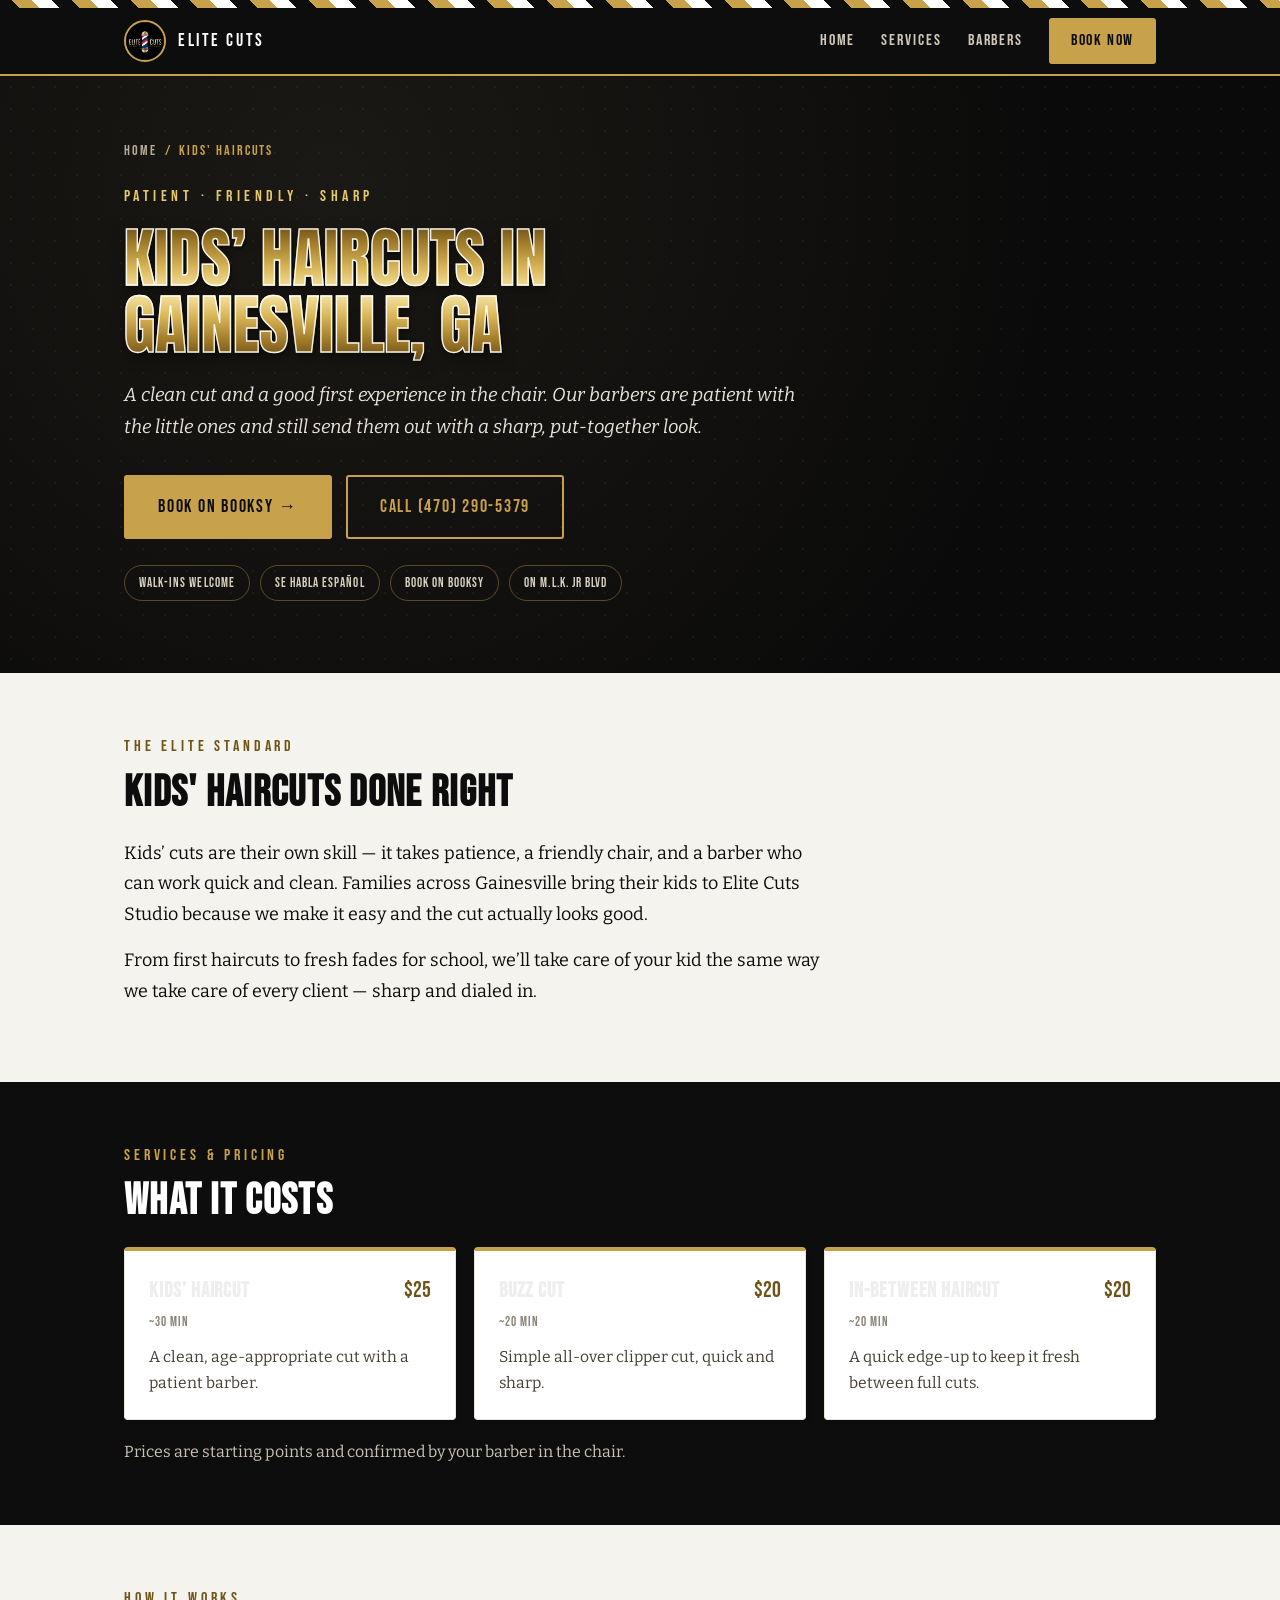
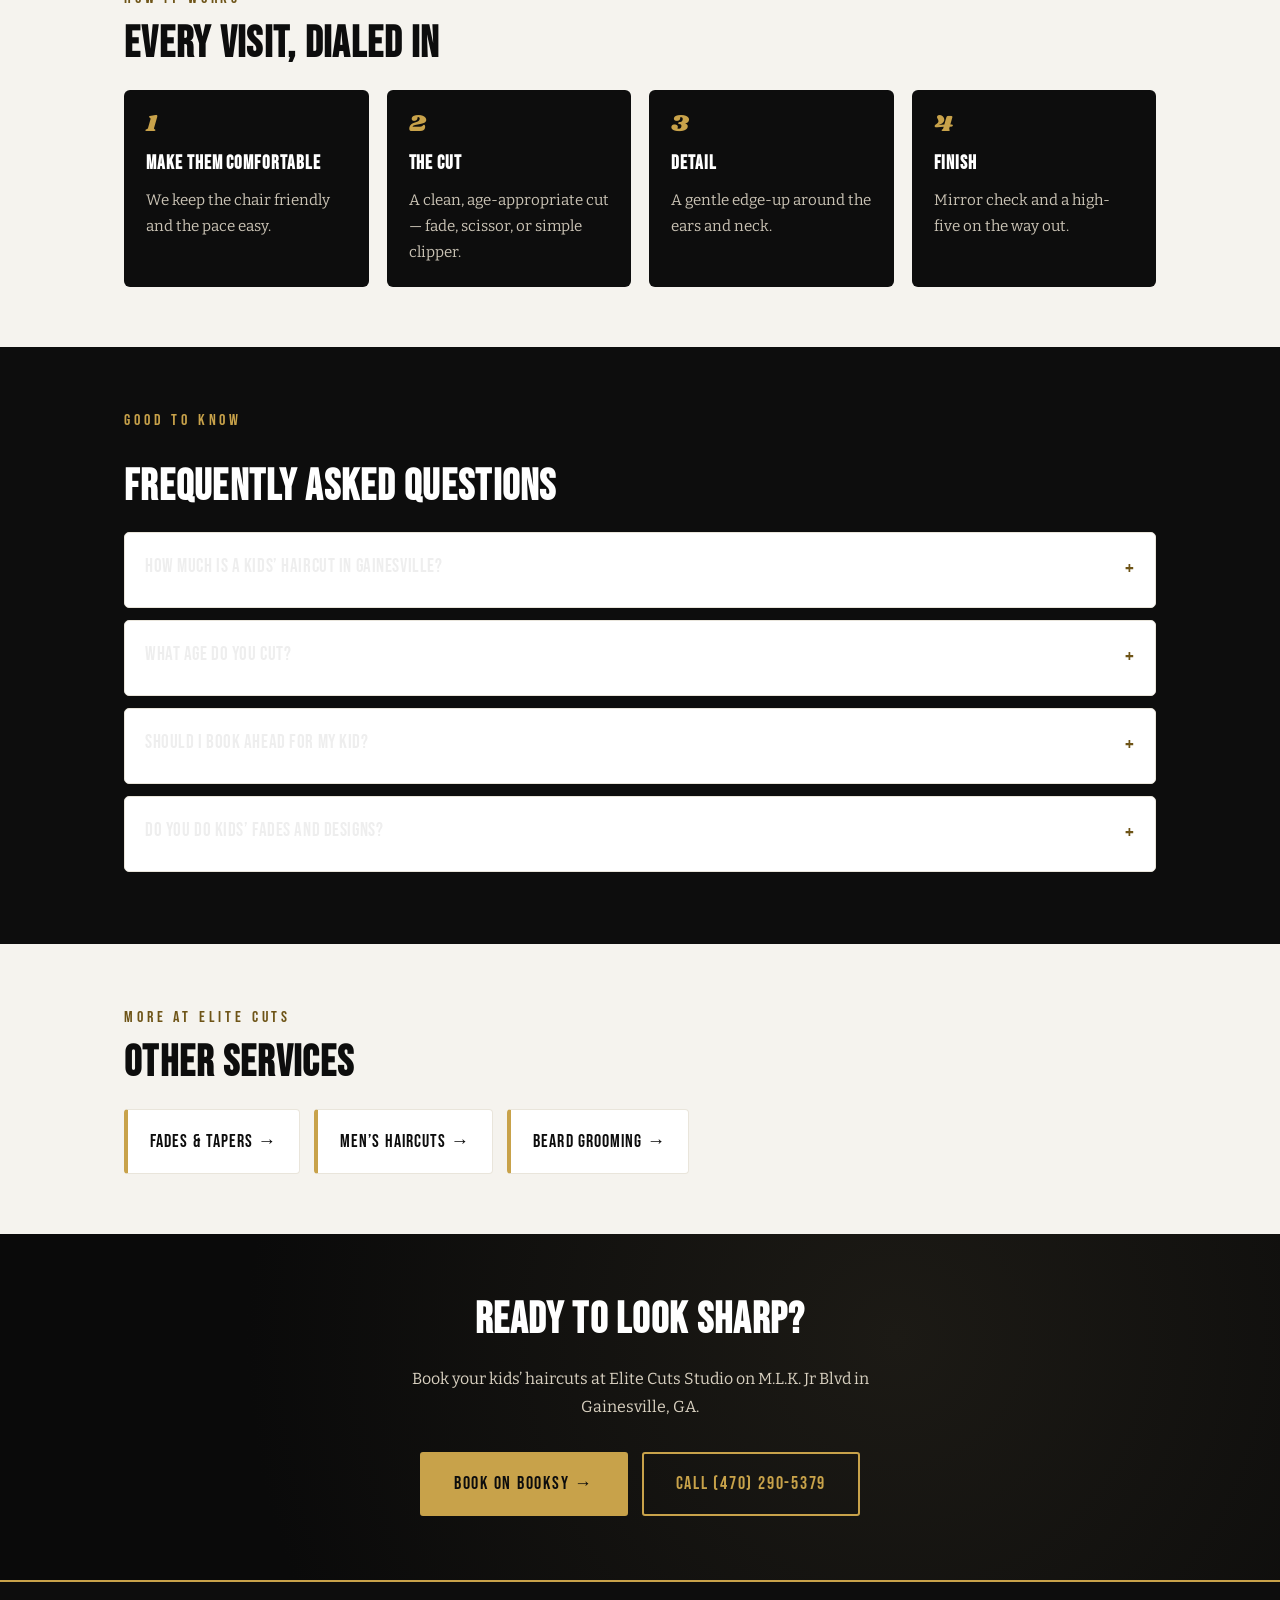
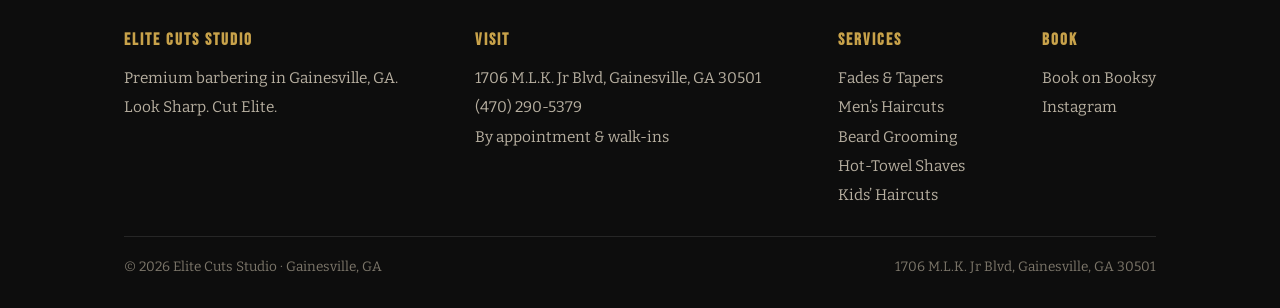
<file: kids-haircuts-gainesville-ga.html>
<!DOCTYPE html>
<html lang="en">
<head>
<meta charset="UTF-8">
<meta name="viewport" content="width=device-width, initial-scale=1.0">
<title>Kids&#x27; Haircuts in Gainesville, GA | Elite Cuts Studio</title>
<meta name="description" content="Kids&#x27; haircuts in Gainesville, GA at Elite Cuts Studio on M.L.K. Jr Blvd. Patient barbers, clean cuts, a friendly chair for young clients. Book online or walk in.">
<link rel="canonical" href="https://forge-dev-studio.github.io/elite-cuts-studio/kids-haircuts-gainesville-ga.html">
<meta name="robots" content="index, follow, max-image-preview:large">
<meta name="geo.region" content="US-GA">
<meta name="geo.placename" content="Gainesville, Georgia">
<meta name="geo.position" content="34.2921;-83.8241">
<meta name="ICBM" content="34.2921, -83.8241">
<meta name="theme-color" content="#0d0d0d">
<link rel="icon" type="image/jpeg" href="assets/logo.jpg">
<meta property="og:type" content="website">
<meta property="og:site_name" content="Elite Cuts Studio">
<meta property="og:title" content="Kids&#x27; Haircuts in Gainesville, GA | Elite Cuts Studio">
<meta property="og:description" content="Kids&#x27; haircuts in Gainesville, GA at Elite Cuts Studio on M.L.K. Jr Blvd. Patient barbers, clean cuts, a friendly chair for young clients. Book online or walk in.">
<meta property="og:url" content="https://forge-dev-studio.github.io/elite-cuts-studio/kids-haircuts-gainesville-ga.html">
<meta property="og:image" content="https://forge-dev-studio.github.io/elite-cuts-studio/assets/og-social.jpg">
<meta name="twitter:card" content="summary_large_image">
<link rel="preload" as="font" type="font/woff2" crossorigin href="assets/fonts/anton-400.woff2">
<link rel="preload" as="font" type="font/woff2" crossorigin href="assets/fonts/bitter-400.woff2">
<link rel="preload" as="font" type="font/woff2" crossorigin href="assets/fonts/bebasneue-400.woff2">
<link rel="stylesheet" href="fonts.css">
<style>
:root{--gold:#c8a24a;--gold-lt:#e6c76a;--gold-ink:#6e5417;--ink:#0d0d0d;--ink2:#141414;
--cream:#f5f3ee;--cream2:#e9e5db;--white:#fff;--muted:#8a8378;}
*{box-sizing:border-box;margin:0;padding:0}
html{scroll-behavior:smooth}
body{font-family:'Bitter',Georgia,serif;color:var(--ink);background:var(--cream);line-height:1.7;-webkit-font-smoothing:antialiased}
a{color:inherit;text-decoration:none}
.wrap{max-width:1080px;margin:0 auto;padding:0 24px}
.bar{height:8px;background:repeating-linear-gradient(45deg,var(--ink) 0 14px,var(--gold) 14px 28px,var(--white) 28px 42px)}
header{background:var(--ink);position:sticky;top:0;z-index:50;border-bottom:2px solid var(--gold)}
.nav{display:flex;align-items:center;justify-content:space-between;height:66px}
.brand{display:flex;align-items:center;gap:12px;color:#fff;font-family:'Bebas Neue',sans-serif;letter-spacing:.14em;font-size:1.15rem}
.brand img{width:42px;height:42px;border-radius:50%;border:2px solid var(--gold)}
.nav-links{display:flex;gap:26px;align-items:center;font-family:'Bebas Neue',sans-serif;letter-spacing:.12em;font-size:1rem}
.nav-links a{color:#cfc8ba;transition:color .2s}.nav-links a:hover{color:var(--gold)}
.book{background:var(--gold);color:var(--ink)!important;padding:9px 22px;border-radius:3px;font-family:'Bebas Neue',sans-serif;letter-spacing:.1em}
.book:hover{background:var(--gold-lt)}
@media(max-width:760px){.nav-links a:not(.book){display:none}}
.hero{background:radial-gradient(circle at 26% 18%,#1b1915,#0a0a0a 70%);color:#fff;padding:64px 0 72px;position:relative;overflow:hidden}
.hero::after{content:'';position:absolute;inset:0;background-image:radial-gradient(circle,rgba(200,162,74,.08) 1.3px,transparent 1.3px);background-size:22px 22px;pointer-events:none}
.crumbs{font-family:'Bebas Neue',sans-serif;letter-spacing:.14em;font-size:.86rem;color:var(--gold);margin-bottom:20px;position:relative;z-index:2}
.crumbs a{color:#b7ac97}.crumbs a:hover{color:var(--gold)}
.eyebrow{font-family:'Bebas Neue',sans-serif;letter-spacing:.28em;color:var(--gold-lt);font-size:1rem;margin-bottom:14px;position:relative;z-index:2}
h1{font-family:'Anton','Shrikhand',sans-serif;text-transform:uppercase;font-weight:400;font-size:clamp(2.3rem,6vw,4rem);line-height:1.05;margin-bottom:20px;position:relative;z-index:2;max-width:16ch;text-wrap:balance;color:#d9b45c;background:linear-gradient(180deg,#6a4e16 0%,#9c7827 12%,#d9b657 32%,#f7e7a8 49%,#f7e7a8 51%,#d9b657 68%,#9c7827 87%,#6a4e16 100%);-webkit-background-clip:text;background-clip:text;-webkit-text-fill-color:transparent;-webkit-text-stroke:1.4px rgba(255,255,255,.9);filter:drop-shadow(2px 3px 0 rgba(10,10,10,.45)) drop-shadow(0 4px 7px rgba(0,0,0,.35))}
h1 .g{color:var(--gold)}
.hero-sub{font-size:1.18rem;color:#e7e2d7;font-style:italic;max-width:56ch;position:relative;z-index:2}
.cta-row{display:flex;gap:14px;flex-wrap:wrap;margin-top:32px;position:relative;z-index:2}
.btn{display:inline-flex;align-items:center;gap:9px;font-family:'Bebas Neue',sans-serif;letter-spacing:.1em;font-size:1.1rem;padding:15px 32px;border-radius:3px;border:2px solid var(--gold);transition:.2s}
.btn-p{background:var(--gold);color:var(--ink)}.btn-p:hover{background:var(--gold-lt);border-color:var(--gold-lt)}
.btn-o{color:var(--gold)}.btn-o:hover{background:var(--gold);color:var(--ink)}
.chips{display:flex;gap:10px;flex-wrap:wrap;margin-top:26px;position:relative;z-index:2}
.chip{font-family:'Bebas Neue',sans-serif;letter-spacing:.08em;font-size:.82rem;color:#d8d0c0;border:1px solid rgba(200,162,74,.4);border-radius:100px;padding:6px 14px}
section{padding:60px 0}
.sec-eye{font-family:'Bebas Neue',sans-serif;letter-spacing:.24em;color:var(--gold-ink);font-size:1rem;margin-bottom:10px}
h2{font-family:'Bebas Neue',sans-serif;letter-spacing:.03em;font-size:clamp(1.9rem,4vw,2.7rem);line-height:1.05;margin-bottom:22px;color:var(--ink)}
p.lead{font-size:1.12rem;margin-bottom:16px;max-width:64ch}
.grid{display:grid;gap:18px}
.svc{grid-template-columns:repeat(auto-fit,minmax(240px,1fr))}
.card{background:var(--white);border:1px solid var(--cream2);border-top:4px solid var(--gold);border-radius:4px;padding:22px 24px;box-shadow:4px 5px 0 rgba(0,0,0,.06)}
.card .top{display:flex;justify-content:space-between;align-items:baseline;gap:10px}
.card h3{font-family:'Bebas Neue',sans-serif;letter-spacing:.04em;font-size:1.3rem}
.price{font-family:'Bebas Neue',sans-serif;color:var(--gold-ink);font-size:1.35rem;white-space:nowrap}
.dur{font-family:'Bebas Neue',sans-serif;letter-spacing:.08em;color:var(--muted);font-size:.82rem;margin:2px 0 10px}
.card p{font-size:.98rem;color:#463f33}
.steps{grid-template-columns:repeat(auto-fit,minmax(210px,1fr))}
.step{background:var(--ink);color:#eee;border-radius:6px;padding:22px}
.step .n{font-family:'Shrikhand',cursive;color:var(--gold);font-size:1.5rem;line-height:1}
.step h3{font-family:'Bebas Neue',sans-serif;letter-spacing:.05em;font-size:1.18rem;margin:12px 0 8px;color:#fff}
.step p{font-size:.95rem;color:#c9c2b4}
.alt{background:var(--ink);color:#eee}
.alt h2{color:#fff}.alt .sec-eye{color:var(--gold)}
.faq details{background:var(--white);border:1px solid var(--cream2);border-radius:5px;padding:0 20px;margin-bottom:12px}
.faq summary{font-family:'Bebas Neue',sans-serif;letter-spacing:.03em;font-size:1.18rem;padding:18px 0;cursor:pointer;list-style:none;display:flex;justify-content:space-between;gap:12px}
.faq summary::-webkit-details-marker{display:none}
.faq summary::after{content:'+';color:var(--gold-ink);font-size:1.4rem}
.faq details[open] summary::after{content:'\2013'}
.faq p{padding:0 0 20px;color:#463f33}
.rel{display:flex;gap:14px;flex-wrap:wrap}
.rel a{background:var(--white);border:1px solid var(--cream2);border-left:4px solid var(--gold);border-radius:4px;padding:16px 22px;font-family:'Bebas Neue',sans-serif;letter-spacing:.06em;font-size:1.15rem;transition:.2s}
.rel a:hover{border-left-color:var(--gold-ink);transform:translateY(-2px)}
.cta-band{background:radial-gradient(circle at 70% 30%,#1c1a15,#0a0a0a 70%);color:#fff;text-align:center;padding:64px 0}
.cta-band h2{color:#fff}.cta-band .cta-row{justify-content:center}
footer{background:var(--ink);color:#b7afa0;padding:44px 0 30px;border-top:2px solid var(--gold)}
footer .fgrid{display:flex;flex-wrap:wrap;gap:30px;justify-content:space-between}
footer h4{font-family:'Bebas Neue',sans-serif;letter-spacing:.12em;color:var(--gold);font-size:1.05rem;margin-bottom:10px}
footer a{color:#b7afa0}footer a:hover{color:var(--gold)}
footer .nap{font-size:.96rem;line-height:1.9}
.copy{margin-top:26px;padding-top:18px;border-top:1px solid #262626;font-size:.85rem;color:#7c766a;display:flex;justify-content:space-between;flex-wrap:wrap;gap:10px}
</style>
<script type="application/ld+json">
{
  "@context": "https://schema.org",
  "@type": "BreadcrumbList",
  "itemListElement": [
    {
      "@type": "ListItem",
      "position": 1,
      "name": "Home",
      "item": "https://forge-dev-studio.github.io/elite-cuts-studio/"
    },
    {
      "@type": "ListItem",
      "position": 2,
      "name": "Kids' Haircuts",
      "item": "https://forge-dev-studio.github.io/elite-cuts-studio/kids-haircuts-gainesville-ga.html"
    }
  ]
}
</script>
<script type="application/ld+json">
{
  "@context": "https://schema.org",
  "@type": "Service",
  "serviceType": "Kids' Haircuts",
  "name": "Kids’ Haircuts in Gainesville, GA",
  "url": "https://forge-dev-studio.github.io/elite-cuts-studio/kids-haircuts-gainesville-ga.html",
  "areaServed": [
    {
      "@type": "City",
      "name": "Gainesville, GA"
    },
    {
      "@type": "City",
      "name": "Oakwood, GA"
    },
    {
      "@type": "City",
      "name": "Flowery Branch, GA"
    },
    {
      "@type": "City",
      "name": "Braselton, GA"
    }
  ],
  "provider": {
    "@type": "HairSalon",
    "name": "Elite Cuts Studio",
    "@id": "https://forge-dev-studio.github.io/elite-cuts-studio/#business",
    "telephone": "+1-470-290-5379",
    "address": {
      "@type": "PostalAddress",
      "streetAddress": "1706 M.L.K. Jr Blvd",
      "addressLocality": "Gainesville",
      "addressRegion": "GA",
      "postalCode": "30501",
      "addressCountry": "US"
    }
  },
  "hasOfferCatalog": {
    "@type": "OfferCatalog",
    "name": "Kids' Haircuts",
    "itemListElement": [
      {
        "@type": "Offer",
        "itemOffered": {
          "@type": "Service",
          "name": "Kids’ Haircut"
        },
        "price": "25",
        "priceCurrency": "USD"
      },
      {
        "@type": "Offer",
        "itemOffered": {
          "@type": "Service",
          "name": "Buzz Cut"
        },
        "price": "20",
        "priceCurrency": "USD"
      },
      {
        "@type": "Offer",
        "itemOffered": {
          "@type": "Service",
          "name": "In-between Haircut"
        },
        "price": "20",
        "priceCurrency": "USD"
      }
    ]
  }
}
</script>
<script type="application/ld+json">
{
  "@context": "https://schema.org",
  "@type": "FAQPage",
  "mainEntity": [
    {
      "@type": "Question",
      "name": "How much is a kids’ haircut in Gainesville?",
      "acceptedAnswer": {
        "@type": "Answer",
        "text": "A kids’ haircut is $25 at Elite Cuts Studio. A simple buzz cut is $20."
      }
    },
    {
      "@type": "Question",
      "name": "What age do you cut?",
      "acceptedAnswer": {
        "@type": "Answer",
        "text": "We cut kids of all ages — from first haircuts to teens. Let your barber know it’s a first cut and they’ll take extra care."
      }
    },
    {
      "@type": "Question",
      "name": "Should I book ahead for my kid?",
      "acceptedAnswer": {
        "@type": "Answer",
        "text": "Booking ahead means less waiting with a little one and gets you the barber who’s great with kids. Walk-ins are welcome too."
      }
    },
    {
      "@type": "Question",
      "name": "Do you do kids’ fades and designs?",
      "acceptedAnswer": {
        "@type": "Answer",
        "text": "Yes — fresh fades, tapers, and simple designs for school or the weekend."
      }
    }
  ]
}
</script>
</head>
<body>
<div class="bar"></div>
<header><div class="wrap nav">
  <a class="brand" href="index.html"><img src="assets/logo.jpg" alt="Elite Cuts Studio logo">ELITE CUTS</a>
  <nav class="nav-links">
    <a href="index.html">Home</a>
    <a href="index.html#services">Services</a>
    <a href="index.html#barbers">Barbers</a>
    <a href="https://booksy.com/en-us/dl/show-business/1813863?utm_medium=c2c_referral" class="book" target="_blank" rel="noopener">Book Now</a>
  </nav>
</div></header>

<div class="hero"><div class="wrap">
  <nav class="crumbs" aria-label="Breadcrumb"><a href="index.html">Home</a> &nbsp;/&nbsp; Kids' Haircuts</nav>
  <p class="eyebrow">Patient · Friendly · Sharp</p>
  <h1>Kids’ Haircuts in <span class="g">Gainesville, GA</span></h1>
  <p class="hero-sub">A clean cut and a good first experience in the chair. Our barbers are patient with the little ones and still send them out with a sharp, put-together look.</p>
  <div class="cta-row">
    <a class="btn btn-p" href="https://booksy.com/en-us/dl/show-business/1813863?utm_medium=c2c_referral" target="_blank" rel="noopener">Book on Booksy &rarr;</a>
    <a class="btn btn-o" href="tel:+14702905379">Call (470) 290-5379</a>
  </div>
  <div class="chips"><span class="chip">Walk-ins welcome</span><span class="chip">Se habla español</span><span class="chip">Book on Booksy</span><span class="chip">On M.L.K. Jr Blvd</span></div>
</div></div>

<section><div class="wrap">
  <p class="sec-eye">The Elite Standard</p>
  <h2>Kids' Haircuts done right</h2>
  <p class="lead">Kids’ cuts are their own skill — it takes patience, a friendly chair, and a barber who can work quick and clean. Families across Gainesville bring their kids to Elite Cuts Studio because we make it easy and the cut actually looks good.</p><p class="lead">From first haircuts to fresh fades for school, we’ll take care of your kid the same way we take care of every client — sharp and dialed in.</p>
</div></section>

<section class="alt"><div class="wrap">
  <p class="sec-eye">Services &amp; Pricing</p>
  <h2>What it costs</h2>
  <div class="grid svc"><div class="card"><div class="top"><h3>Kids’ Haircut</h3><span class="price">$25</span></div><div class="dur">~30 min</div><p>A clean, age-appropriate cut with a patient barber.</p></div>
<div class="card"><div class="top"><h3>Buzz Cut</h3><span class="price">$20</span></div><div class="dur">~20 min</div><p>Simple all-over clipper cut, quick and sharp.</p></div>
<div class="card"><div class="top"><h3>In-between Haircut</h3><span class="price">$20</span></div><div class="dur">~20 min</div><p>A quick edge-up to keep it fresh between full cuts.</p></div></div>
  <p style="margin-top:18px;color:#c9c2b4">Prices are starting points and confirmed by your barber in the chair.</p>
</div></section>

<section><div class="wrap">
  <p class="sec-eye">How It Works</p>
  <h2>Every visit, dialed in</h2>
  <div class="grid steps"><div class="step"><div class="n">1</div><h3>Make them comfortable</h3><p>We keep the chair friendly and the pace easy.</p></div>
<div class="step"><div class="n">2</div><h3>The cut</h3><p>A clean, age-appropriate cut — fade, scissor, or simple clipper.</p></div>
<div class="step"><div class="n">3</div><h3>Detail</h3><p>A gentle edge-up around the ears and neck.</p></div>
<div class="step"><div class="n">4</div><h3>Finish</h3><p>Mirror check and a high-five on the way out.</p></div></div>
</div></section>

<section class="alt faq"><div class="wrap">
  <p class="sec-eye">Good To Know</p>
  <h2>Frequently asked questions</h2>
  <details><summary>How much is a kids’ haircut in Gainesville?</summary><p>A kids’ haircut is $25 at Elite Cuts Studio. A simple buzz cut is $20.</p></details>
<details><summary>What age do you cut?</summary><p>We cut kids of all ages — from first haircuts to teens. Let your barber know it’s a first cut and they’ll take extra care.</p></details>
<details><summary>Should I book ahead for my kid?</summary><p>Booking ahead means less waiting with a little one and gets you the barber who’s great with kids. Walk-ins are welcome too.</p></details>
<details><summary>Do you do kids’ fades and designs?</summary><p>Yes — fresh fades, tapers, and simple designs for school or the weekend.</p></details>
</div></section>

<section><div class="wrap">
  <p class="sec-eye">More At Elite Cuts</p>
  <h2>Other services</h2>
  <div class="rel"><a href="fades-tapers-gainesville-ga.html">Fades &amp; Tapers &rarr;</a>
<a href="mens-haircuts-gainesville-ga.html">Men’s Haircuts &rarr;</a>
<a href="beard-trim-gainesville-ga.html">Beard Grooming &rarr;</a></div>
</div></section>

<div class="cta-band"><div class="wrap">
  <h2>Ready to look sharp?</h2>
  <p style="color:#d8d0c0;max-width:52ch;margin:0 auto 8px">Book your kids’ haircuts at Elite Cuts Studio on M.L.K. Jr Blvd in Gainesville, GA.</p>
  <div class="cta-row">
    <a class="btn btn-p" href="https://booksy.com/en-us/dl/show-business/1813863?utm_medium=c2c_referral" target="_blank" rel="noopener">Book on Booksy &rarr;</a>
    <a class="btn btn-o" href="tel:+14702905379">Call (470) 290-5379</a>
  </div>
</div></div>

<footer><div class="wrap">
  <div class="fgrid">
    <div style="max-width:280px">
      <h4>Elite Cuts Studio</h4>
      <p class="nap">Premium barbering in Gainesville, GA.<br>Look Sharp. Cut Elite.</p>
    </div>
    <div>
      <h4>Visit</h4>
      <p class="nap"><a href="https://www.google.com/maps/dir//1706+M.L.K.+Jr+Blvd,+Gainesville,+GA+30501" target="_blank" rel="noopener">1706 M.L.K. Jr Blvd, Gainesville, GA 30501</a><br>
      <a href="tel:+14702905379">(470) 290-5379</a><br>By appointment &amp; walk-ins</p>
    </div>
    <div>
      <h4>Services</h4>
      <p class="nap"><a href="fades-tapers-gainesville-ga.html">Fades &amp; Tapers</a><br><a href="mens-haircuts-gainesville-ga.html">Men’s Haircuts</a><br><a href="beard-trim-gainesville-ga.html">Beard Grooming</a><br><a href="hot-towel-shave-gainesville-ga.html">Hot-Towel Shaves</a><br><a href="kids-haircuts-gainesville-ga.html">Kids’ Haircuts</a></p>
    </div>
    <div>
      <h4>Book</h4>
      <p class="nap"><a href="https://booksy.com/en-us/dl/show-business/1813863?utm_medium=c2c_referral" target="_blank" rel="noopener">Book on Booksy</a><br>
      <a href="https://www.instagram.com/elitecutsstudio" target="_blank" rel="noopener">Instagram</a></p>
    </div>
  </div>
  <div class="copy"><span>&copy; 2026 Elite Cuts Studio &middot; Gainesville, GA</span><span>1706 M.L.K. Jr Blvd, Gainesville, GA 30501</span></div>
</div></footer>
</body>
</html>
</file>
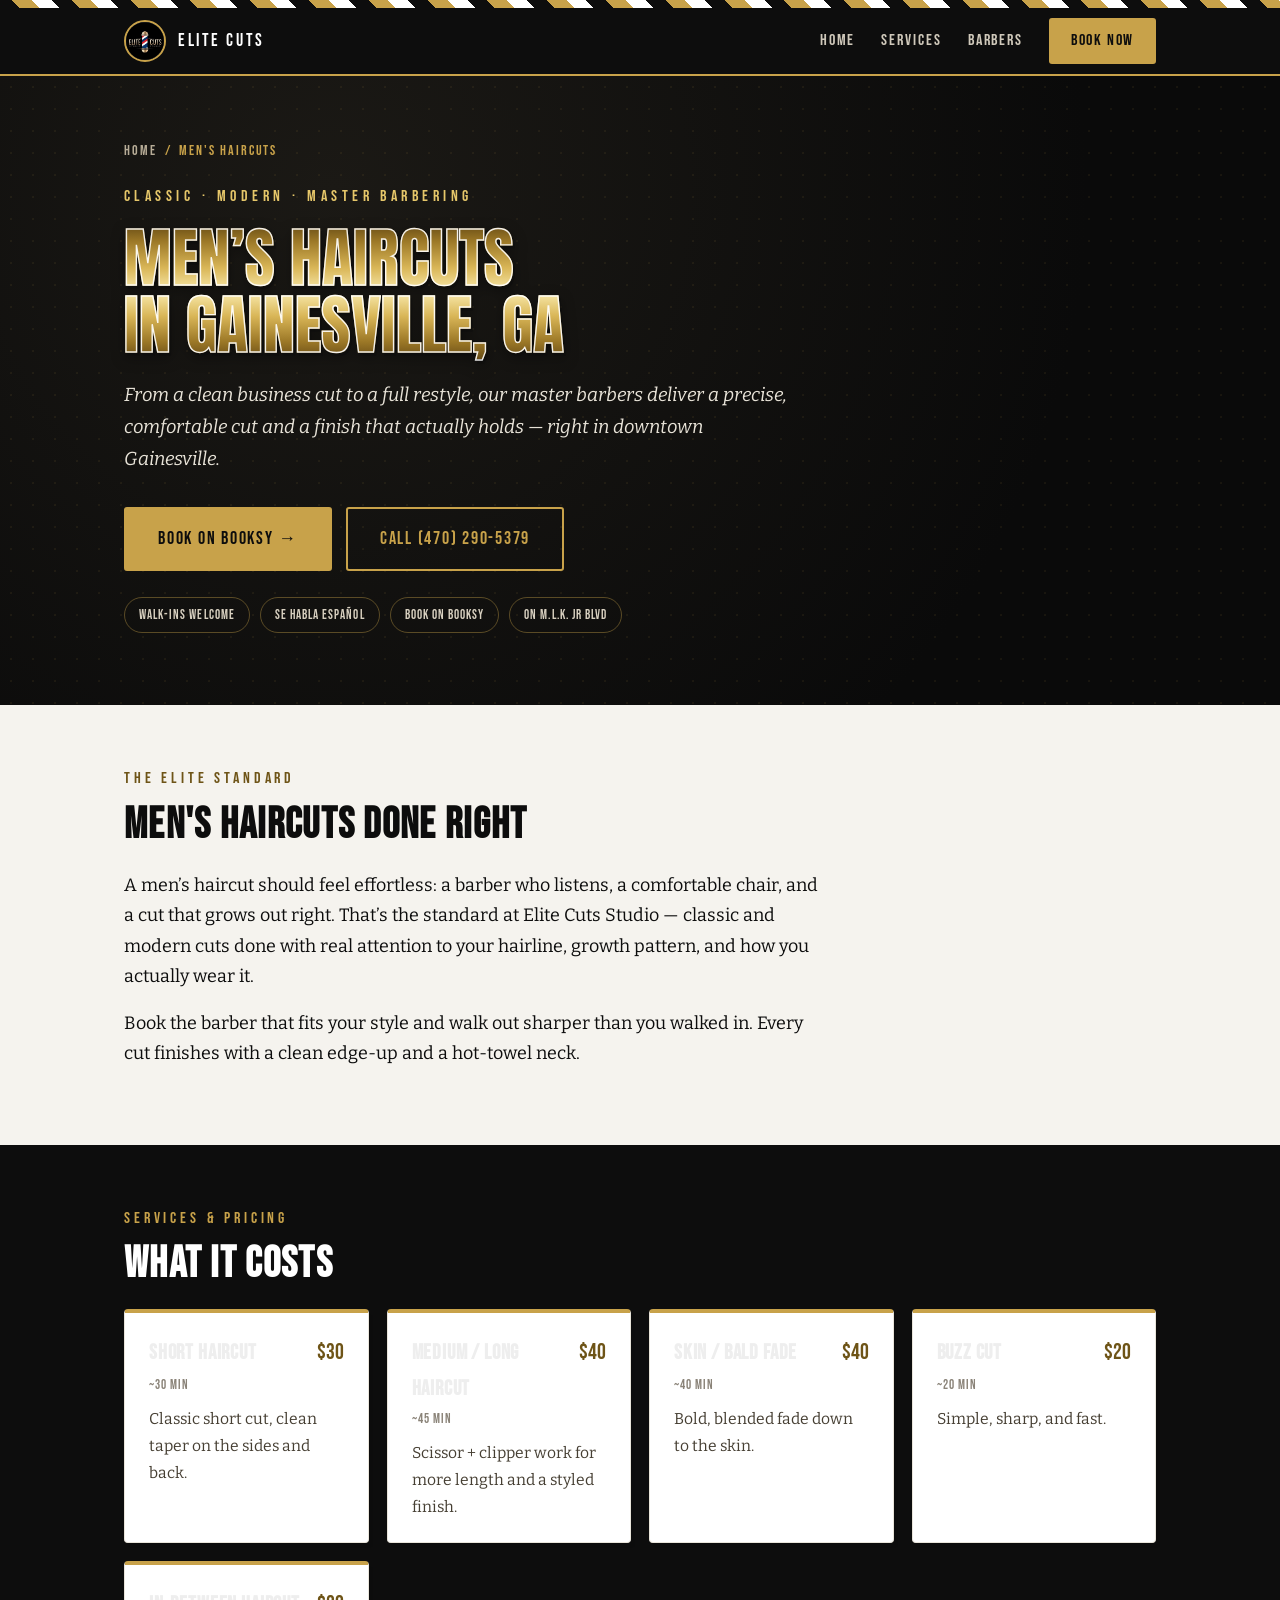
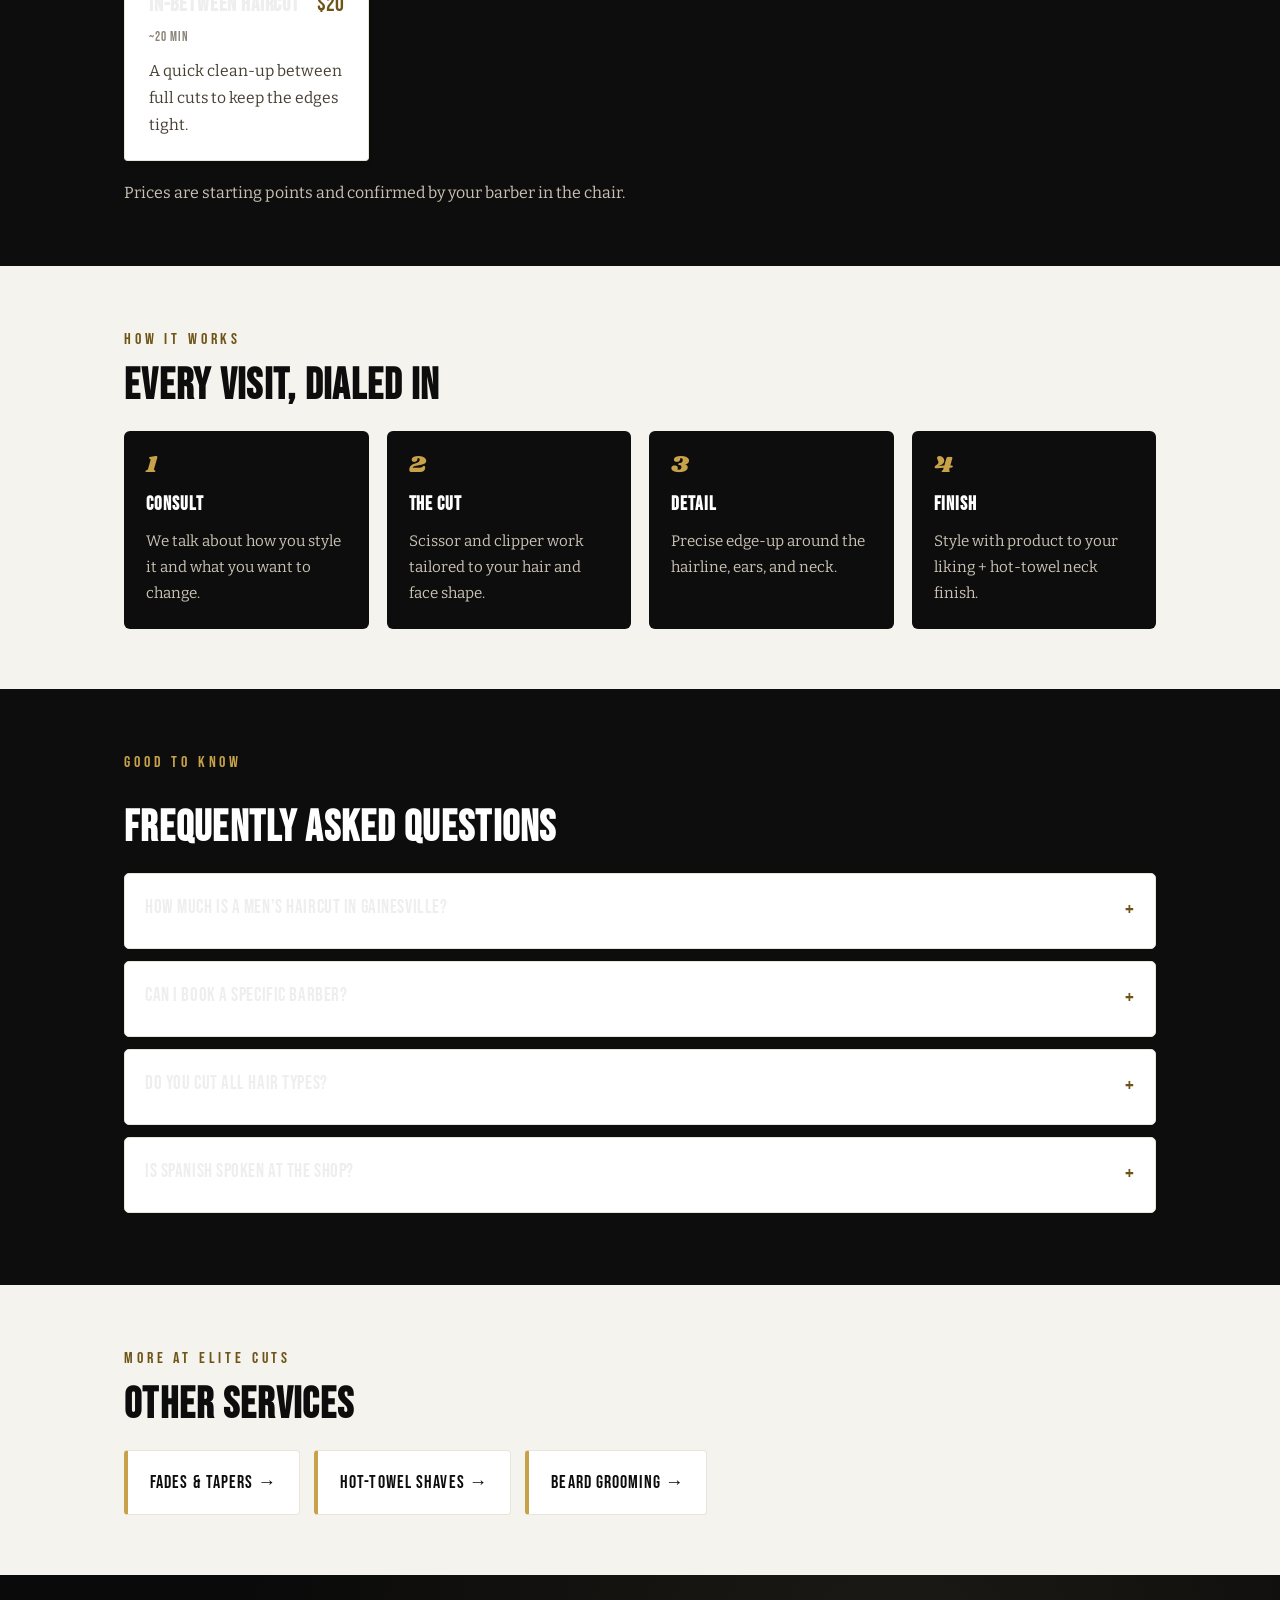
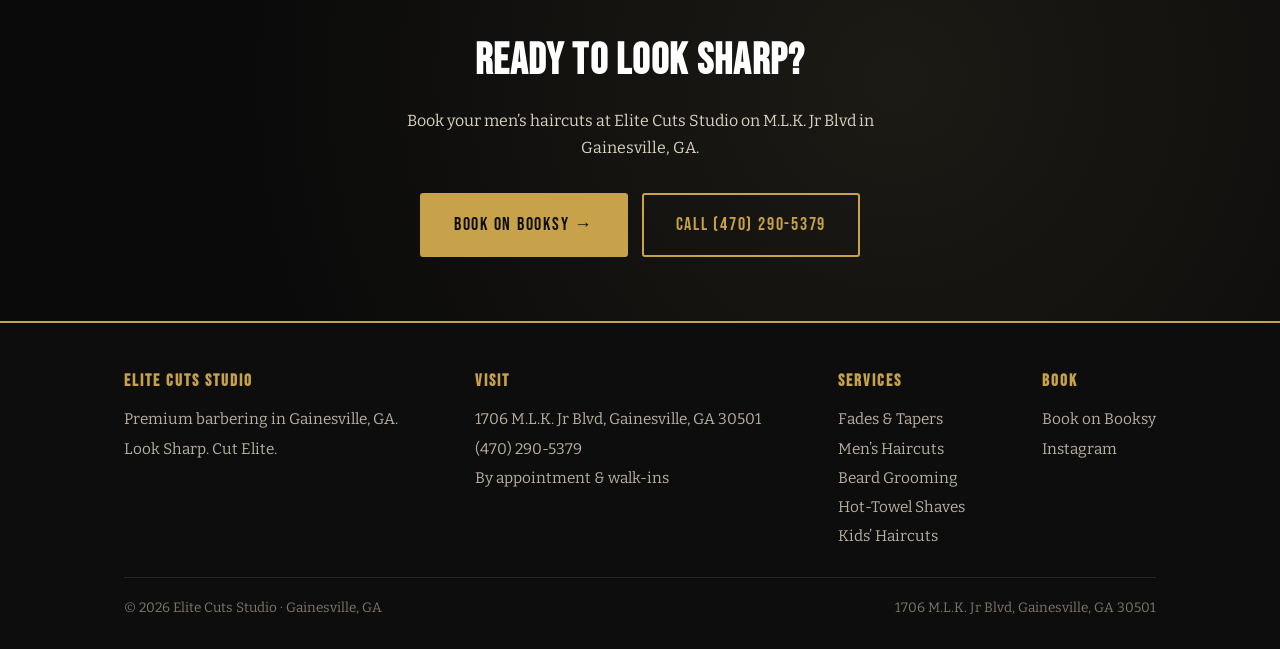
<file: mens-haircuts-gainesville-ga.html>
<!DOCTYPE html>
<html lang="en">
<head>
<meta charset="UTF-8">
<meta name="viewport" content="width=device-width, initial-scale=1.0">
<title>Men&#x27;s Haircuts in Gainesville, GA | Elite Cuts Studio</title>
<meta name="description" content="Premium men&#x27;s haircuts in Gainesville, GA at Elite Cuts Studio — classic cuts, fades, tapers, scissor work and styling on M.L.K. Jr Blvd. Book online or walk in.">
<link rel="canonical" href="https://forge-dev-studio.github.io/elite-cuts-studio/mens-haircuts-gainesville-ga.html">
<meta name="robots" content="index, follow, max-image-preview:large">
<meta name="geo.region" content="US-GA">
<meta name="geo.placename" content="Gainesville, Georgia">
<meta name="geo.position" content="34.2921;-83.8241">
<meta name="ICBM" content="34.2921, -83.8241">
<meta name="theme-color" content="#0d0d0d">
<link rel="icon" type="image/jpeg" href="assets/logo.jpg">
<meta property="og:type" content="website">
<meta property="og:site_name" content="Elite Cuts Studio">
<meta property="og:title" content="Men&#x27;s Haircuts in Gainesville, GA | Elite Cuts Studio">
<meta property="og:description" content="Premium men&#x27;s haircuts in Gainesville, GA at Elite Cuts Studio — classic cuts, fades, tapers, scissor work and styling on M.L.K. Jr Blvd. Book online or walk in.">
<meta property="og:url" content="https://forge-dev-studio.github.io/elite-cuts-studio/mens-haircuts-gainesville-ga.html">
<meta property="og:image" content="https://forge-dev-studio.github.io/elite-cuts-studio/assets/og-social.jpg">
<meta name="twitter:card" content="summary_large_image">
<link rel="preload" as="font" type="font/woff2" crossorigin href="assets/fonts/anton-400.woff2">
<link rel="preload" as="font" type="font/woff2" crossorigin href="assets/fonts/bitter-400.woff2">
<link rel="preload" as="font" type="font/woff2" crossorigin href="assets/fonts/bebasneue-400.woff2">
<link rel="stylesheet" href="fonts.css">
<style>
:root{--gold:#c8a24a;--gold-lt:#e6c76a;--gold-ink:#6e5417;--ink:#0d0d0d;--ink2:#141414;
--cream:#f5f3ee;--cream2:#e9e5db;--white:#fff;--muted:#8a8378;}
*{box-sizing:border-box;margin:0;padding:0}
html{scroll-behavior:smooth}
body{font-family:'Bitter',Georgia,serif;color:var(--ink);background:var(--cream);line-height:1.7;-webkit-font-smoothing:antialiased}
a{color:inherit;text-decoration:none}
.wrap{max-width:1080px;margin:0 auto;padding:0 24px}
.bar{height:8px;background:repeating-linear-gradient(45deg,var(--ink) 0 14px,var(--gold) 14px 28px,var(--white) 28px 42px)}
header{background:var(--ink);position:sticky;top:0;z-index:50;border-bottom:2px solid var(--gold)}
.nav{display:flex;align-items:center;justify-content:space-between;height:66px}
.brand{display:flex;align-items:center;gap:12px;color:#fff;font-family:'Bebas Neue',sans-serif;letter-spacing:.14em;font-size:1.15rem}
.brand img{width:42px;height:42px;border-radius:50%;border:2px solid var(--gold)}
.nav-links{display:flex;gap:26px;align-items:center;font-family:'Bebas Neue',sans-serif;letter-spacing:.12em;font-size:1rem}
.nav-links a{color:#cfc8ba;transition:color .2s}.nav-links a:hover{color:var(--gold)}
.book{background:var(--gold);color:var(--ink)!important;padding:9px 22px;border-radius:3px;font-family:'Bebas Neue',sans-serif;letter-spacing:.1em}
.book:hover{background:var(--gold-lt)}
@media(max-width:760px){.nav-links a:not(.book){display:none}}
.hero{background:radial-gradient(circle at 26% 18%,#1b1915,#0a0a0a 70%);color:#fff;padding:64px 0 72px;position:relative;overflow:hidden}
.hero::after{content:'';position:absolute;inset:0;background-image:radial-gradient(circle,rgba(200,162,74,.08) 1.3px,transparent 1.3px);background-size:22px 22px;pointer-events:none}
.crumbs{font-family:'Bebas Neue',sans-serif;letter-spacing:.14em;font-size:.86rem;color:var(--gold);margin-bottom:20px;position:relative;z-index:2}
.crumbs a{color:#b7ac97}.crumbs a:hover{color:var(--gold)}
.eyebrow{font-family:'Bebas Neue',sans-serif;letter-spacing:.28em;color:var(--gold-lt);font-size:1rem;margin-bottom:14px;position:relative;z-index:2}
h1{font-family:'Anton','Shrikhand',sans-serif;text-transform:uppercase;font-weight:400;font-size:clamp(2.3rem,6vw,4rem);line-height:1.05;margin-bottom:20px;position:relative;z-index:2;max-width:16ch;text-wrap:balance;color:#d9b45c;background:linear-gradient(180deg,#6a4e16 0%,#9c7827 12%,#d9b657 32%,#f7e7a8 49%,#f7e7a8 51%,#d9b657 68%,#9c7827 87%,#6a4e16 100%);-webkit-background-clip:text;background-clip:text;-webkit-text-fill-color:transparent;-webkit-text-stroke:1.4px rgba(255,255,255,.9);filter:drop-shadow(2px 3px 0 rgba(10,10,10,.45)) drop-shadow(0 4px 7px rgba(0,0,0,.35))}
h1 .g{color:var(--gold)}
.hero-sub{font-size:1.18rem;color:#e7e2d7;font-style:italic;max-width:56ch;position:relative;z-index:2}
.cta-row{display:flex;gap:14px;flex-wrap:wrap;margin-top:32px;position:relative;z-index:2}
.btn{display:inline-flex;align-items:center;gap:9px;font-family:'Bebas Neue',sans-serif;letter-spacing:.1em;font-size:1.1rem;padding:15px 32px;border-radius:3px;border:2px solid var(--gold);transition:.2s}
.btn-p{background:var(--gold);color:var(--ink)}.btn-p:hover{background:var(--gold-lt);border-color:var(--gold-lt)}
.btn-o{color:var(--gold)}.btn-o:hover{background:var(--gold);color:var(--ink)}
.chips{display:flex;gap:10px;flex-wrap:wrap;margin-top:26px;position:relative;z-index:2}
.chip{font-family:'Bebas Neue',sans-serif;letter-spacing:.08em;font-size:.82rem;color:#d8d0c0;border:1px solid rgba(200,162,74,.4);border-radius:100px;padding:6px 14px}
section{padding:60px 0}
.sec-eye{font-family:'Bebas Neue',sans-serif;letter-spacing:.24em;color:var(--gold-ink);font-size:1rem;margin-bottom:10px}
h2{font-family:'Bebas Neue',sans-serif;letter-spacing:.03em;font-size:clamp(1.9rem,4vw,2.7rem);line-height:1.05;margin-bottom:22px;color:var(--ink)}
p.lead{font-size:1.12rem;margin-bottom:16px;max-width:64ch}
.grid{display:grid;gap:18px}
.svc{grid-template-columns:repeat(auto-fit,minmax(240px,1fr))}
.card{background:var(--white);border:1px solid var(--cream2);border-top:4px solid var(--gold);border-radius:4px;padding:22px 24px;box-shadow:4px 5px 0 rgba(0,0,0,.06)}
.card .top{display:flex;justify-content:space-between;align-items:baseline;gap:10px}
.card h3{font-family:'Bebas Neue',sans-serif;letter-spacing:.04em;font-size:1.3rem}
.price{font-family:'Bebas Neue',sans-serif;color:var(--gold-ink);font-size:1.35rem;white-space:nowrap}
.dur{font-family:'Bebas Neue',sans-serif;letter-spacing:.08em;color:var(--muted);font-size:.82rem;margin:2px 0 10px}
.card p{font-size:.98rem;color:#463f33}
.steps{grid-template-columns:repeat(auto-fit,minmax(210px,1fr))}
.step{background:var(--ink);color:#eee;border-radius:6px;padding:22px}
.step .n{font-family:'Shrikhand',cursive;color:var(--gold);font-size:1.5rem;line-height:1}
.step h3{font-family:'Bebas Neue',sans-serif;letter-spacing:.05em;font-size:1.18rem;margin:12px 0 8px;color:#fff}
.step p{font-size:.95rem;color:#c9c2b4}
.alt{background:var(--ink);color:#eee}
.alt h2{color:#fff}.alt .sec-eye{color:var(--gold)}
.faq details{background:var(--white);border:1px solid var(--cream2);border-radius:5px;padding:0 20px;margin-bottom:12px}
.faq summary{font-family:'Bebas Neue',sans-serif;letter-spacing:.03em;font-size:1.18rem;padding:18px 0;cursor:pointer;list-style:none;display:flex;justify-content:space-between;gap:12px}
.faq summary::-webkit-details-marker{display:none}
.faq summary::after{content:'+';color:var(--gold-ink);font-size:1.4rem}
.faq details[open] summary::after{content:'\2013'}
.faq p{padding:0 0 20px;color:#463f33}
.rel{display:flex;gap:14px;flex-wrap:wrap}
.rel a{background:var(--white);border:1px solid var(--cream2);border-left:4px solid var(--gold);border-radius:4px;padding:16px 22px;font-family:'Bebas Neue',sans-serif;letter-spacing:.06em;font-size:1.15rem;transition:.2s}
.rel a:hover{border-left-color:var(--gold-ink);transform:translateY(-2px)}
.cta-band{background:radial-gradient(circle at 70% 30%,#1c1a15,#0a0a0a 70%);color:#fff;text-align:center;padding:64px 0}
.cta-band h2{color:#fff}.cta-band .cta-row{justify-content:center}
footer{background:var(--ink);color:#b7afa0;padding:44px 0 30px;border-top:2px solid var(--gold)}
footer .fgrid{display:flex;flex-wrap:wrap;gap:30px;justify-content:space-between}
footer h4{font-family:'Bebas Neue',sans-serif;letter-spacing:.12em;color:var(--gold);font-size:1.05rem;margin-bottom:10px}
footer a{color:#b7afa0}footer a:hover{color:var(--gold)}
footer .nap{font-size:.96rem;line-height:1.9}
.copy{margin-top:26px;padding-top:18px;border-top:1px solid #262626;font-size:.85rem;color:#7c766a;display:flex;justify-content:space-between;flex-wrap:wrap;gap:10px}
</style>
<script type="application/ld+json">
{
  "@context": "https://schema.org",
  "@type": "BreadcrumbList",
  "itemListElement": [
    {
      "@type": "ListItem",
      "position": 1,
      "name": "Home",
      "item": "https://forge-dev-studio.github.io/elite-cuts-studio/"
    },
    {
      "@type": "ListItem",
      "position": 2,
      "name": "Men's Haircuts",
      "item": "https://forge-dev-studio.github.io/elite-cuts-studio/mens-haircuts-gainesville-ga.html"
    }
  ]
}
</script>
<script type="application/ld+json">
{
  "@context": "https://schema.org",
  "@type": "Service",
  "serviceType": "Men's Haircuts",
  "name": "Men’s Haircuts in Gainesville, GA",
  "url": "https://forge-dev-studio.github.io/elite-cuts-studio/mens-haircuts-gainesville-ga.html",
  "areaServed": [
    {
      "@type": "City",
      "name": "Gainesville, GA"
    },
    {
      "@type": "City",
      "name": "Oakwood, GA"
    },
    {
      "@type": "City",
      "name": "Flowery Branch, GA"
    },
    {
      "@type": "City",
      "name": "Braselton, GA"
    }
  ],
  "provider": {
    "@type": "HairSalon",
    "name": "Elite Cuts Studio",
    "@id": "https://forge-dev-studio.github.io/elite-cuts-studio/#business",
    "telephone": "+1-470-290-5379",
    "address": {
      "@type": "PostalAddress",
      "streetAddress": "1706 M.L.K. Jr Blvd",
      "addressLocality": "Gainesville",
      "addressRegion": "GA",
      "postalCode": "30501",
      "addressCountry": "US"
    }
  },
  "hasOfferCatalog": {
    "@type": "OfferCatalog",
    "name": "Men's Haircuts",
    "itemListElement": [
      {
        "@type": "Offer",
        "itemOffered": {
          "@type": "Service",
          "name": "Short Haircut"
        },
        "price": "30",
        "priceCurrency": "USD"
      },
      {
        "@type": "Offer",
        "itemOffered": {
          "@type": "Service",
          "name": "Medium / Long Haircut"
        },
        "price": "40",
        "priceCurrency": "USD"
      },
      {
        "@type": "Offer",
        "itemOffered": {
          "@type": "Service",
          "name": "Skin / Bald Fade"
        },
        "price": "40",
        "priceCurrency": "USD"
      },
      {
        "@type": "Offer",
        "itemOffered": {
          "@type": "Service",
          "name": "Buzz Cut"
        },
        "price": "20",
        "priceCurrency": "USD"
      },
      {
        "@type": "Offer",
        "itemOffered": {
          "@type": "Service",
          "name": "In-between Haircut"
        },
        "price": "20",
        "priceCurrency": "USD"
      }
    ]
  }
}
</script>
<script type="application/ld+json">
{
  "@context": "https://schema.org",
  "@type": "FAQPage",
  "mainEntity": [
    {
      "@type": "Question",
      "name": "How much is a men’s haircut in Gainesville?",
      "acceptedAnswer": {
        "@type": "Answer",
        "text": "A short haircut is $30 and a medium/long cut is $40 at Elite Cuts Studio. A quick in-between clean-up is $20. Your barber confirms pricing before the cut."
      }
    },
    {
      "@type": "Question",
      "name": "Can I book a specific barber?",
      "acceptedAnswer": {
        "@type": "Answer",
        "text": "Yes — each barber has their own online schedule. Pick your barber when you book on Booksy, or call the shop and we’ll set it up."
      }
    },
    {
      "@type": "Question",
      "name": "Do you cut all hair types?",
      "acceptedAnswer": {
        "@type": "Answer",
        "text": "Absolutely. Our barbers work with straight, wavy, curly, and coarse hair every day and adjust the approach to your texture."
      }
    },
    {
      "@type": "Question",
      "name": "Is Spanish spoken at the shop?",
      "acceptedAnswer": {
        "@type": "Answer",
        "text": "Yes — se habla español. Our team serves clients in both English and Spanish."
      }
    }
  ]
}
</script>
</head>
<body>
<div class="bar"></div>
<header><div class="wrap nav">
  <a class="brand" href="index.html"><img src="assets/logo.jpg" alt="Elite Cuts Studio logo">ELITE CUTS</a>
  <nav class="nav-links">
    <a href="index.html">Home</a>
    <a href="index.html#services">Services</a>
    <a href="index.html#barbers">Barbers</a>
    <a href="https://booksy.com/en-us/dl/show-business/1813863?utm_medium=c2c_referral" class="book" target="_blank" rel="noopener">Book Now</a>
  </nav>
</div></header>

<div class="hero"><div class="wrap">
  <nav class="crumbs" aria-label="Breadcrumb"><a href="index.html">Home</a> &nbsp;/&nbsp; Men's Haircuts</nav>
  <p class="eyebrow">Classic · Modern · Master Barbering</p>
  <h1>Men’s Haircuts in <span class="g">Gainesville, GA</span></h1>
  <p class="hero-sub">From a clean business cut to a full restyle, our master barbers deliver a precise, comfortable cut and a finish that actually holds — right in downtown Gainesville.</p>
  <div class="cta-row">
    <a class="btn btn-p" href="https://booksy.com/en-us/dl/show-business/1813863?utm_medium=c2c_referral" target="_blank" rel="noopener">Book on Booksy &rarr;</a>
    <a class="btn btn-o" href="tel:+14702905379">Call (470) 290-5379</a>
  </div>
  <div class="chips"><span class="chip">Walk-ins welcome</span><span class="chip">Se habla español</span><span class="chip">Book on Booksy</span><span class="chip">On M.L.K. Jr Blvd</span></div>
</div></div>

<section><div class="wrap">
  <p class="sec-eye">The Elite Standard</p>
  <h2>Men's Haircuts done right</h2>
  <p class="lead">A men’s haircut should feel effortless: a barber who listens, a comfortable chair, and a cut that grows out right. That’s the standard at Elite Cuts Studio — classic and modern cuts done with real attention to your hairline, growth pattern, and how you actually wear it.</p><p class="lead">Book the barber that fits your style and walk out sharper than you walked in. Every cut finishes with a clean edge-up and a hot-towel neck.</p>
</div></section>

<section class="alt"><div class="wrap">
  <p class="sec-eye">Services &amp; Pricing</p>
  <h2>What it costs</h2>
  <div class="grid svc"><div class="card"><div class="top"><h3>Short Haircut</h3><span class="price">$30</span></div><div class="dur">~30 min</div><p>Classic short cut, clean taper on the sides and back.</p></div>
<div class="card"><div class="top"><h3>Medium / Long Haircut</h3><span class="price">$40</span></div><div class="dur">~45 min</div><p>Scissor + clipper work for more length and a styled finish.</p></div>
<div class="card"><div class="top"><h3>Skin / Bald Fade</h3><span class="price">$40</span></div><div class="dur">~40 min</div><p>Bold, blended fade down to the skin.</p></div>
<div class="card"><div class="top"><h3>Buzz Cut</h3><span class="price">$20</span></div><div class="dur">~20 min</div><p>Simple, sharp, and fast.</p></div>
<div class="card"><div class="top"><h3>In-between Haircut</h3><span class="price">$20</span></div><div class="dur">~20 min</div><p>A quick clean-up between full cuts to keep the edges tight.</p></div></div>
  <p style="margin-top:18px;color:#c9c2b4">Prices are starting points and confirmed by your barber in the chair.</p>
</div></section>

<section><div class="wrap">
  <p class="sec-eye">How It Works</p>
  <h2>Every visit, dialed in</h2>
  <div class="grid steps"><div class="step"><div class="n">1</div><h3>Consult</h3><p>We talk about how you style it and what you want to change.</p></div>
<div class="step"><div class="n">2</div><h3>The cut</h3><p>Scissor and clipper work tailored to your hair and face shape.</p></div>
<div class="step"><div class="n">3</div><h3>Detail</h3><p>Precise edge-up around the hairline, ears, and neck.</p></div>
<div class="step"><div class="n">4</div><h3>Finish</h3><p>Style with product to your liking + hot-towel neck finish.</p></div></div>
</div></section>

<section class="alt faq"><div class="wrap">
  <p class="sec-eye">Good To Know</p>
  <h2>Frequently asked questions</h2>
  <details><summary>How much is a men’s haircut in Gainesville?</summary><p>A short haircut is $30 and a medium/long cut is $40 at Elite Cuts Studio. A quick in-between clean-up is $20. Your barber confirms pricing before the cut.</p></details>
<details><summary>Can I book a specific barber?</summary><p>Yes — each barber has their own online schedule. Pick your barber when you book on Booksy, or call the shop and we’ll set it up.</p></details>
<details><summary>Do you cut all hair types?</summary><p>Absolutely. Our barbers work with straight, wavy, curly, and coarse hair every day and adjust the approach to your texture.</p></details>
<details><summary>Is Spanish spoken at the shop?</summary><p>Yes — se habla español. Our team serves clients in both English and Spanish.</p></details>
</div></section>

<section><div class="wrap">
  <p class="sec-eye">More At Elite Cuts</p>
  <h2>Other services</h2>
  <div class="rel"><a href="fades-tapers-gainesville-ga.html">Fades &amp; Tapers &rarr;</a>
<a href="hot-towel-shave-gainesville-ga.html">Hot-Towel Shaves &rarr;</a>
<a href="beard-trim-gainesville-ga.html">Beard Grooming &rarr;</a></div>
</div></section>

<div class="cta-band"><div class="wrap">
  <h2>Ready to look sharp?</h2>
  <p style="color:#d8d0c0;max-width:52ch;margin:0 auto 8px">Book your men’s haircuts at Elite Cuts Studio on M.L.K. Jr Blvd in Gainesville, GA.</p>
  <div class="cta-row">
    <a class="btn btn-p" href="https://booksy.com/en-us/dl/show-business/1813863?utm_medium=c2c_referral" target="_blank" rel="noopener">Book on Booksy &rarr;</a>
    <a class="btn btn-o" href="tel:+14702905379">Call (470) 290-5379</a>
  </div>
</div></div>

<footer><div class="wrap">
  <div class="fgrid">
    <div style="max-width:280px">
      <h4>Elite Cuts Studio</h4>
      <p class="nap">Premium barbering in Gainesville, GA.<br>Look Sharp. Cut Elite.</p>
    </div>
    <div>
      <h4>Visit</h4>
      <p class="nap"><a href="https://www.google.com/maps/dir//1706+M.L.K.+Jr+Blvd,+Gainesville,+GA+30501" target="_blank" rel="noopener">1706 M.L.K. Jr Blvd, Gainesville, GA 30501</a><br>
      <a href="tel:+14702905379">(470) 290-5379</a><br>By appointment &amp; walk-ins</p>
    </div>
    <div>
      <h4>Services</h4>
      <p class="nap"><a href="fades-tapers-gainesville-ga.html">Fades &amp; Tapers</a><br><a href="mens-haircuts-gainesville-ga.html">Men’s Haircuts</a><br><a href="beard-trim-gainesville-ga.html">Beard Grooming</a><br><a href="hot-towel-shave-gainesville-ga.html">Hot-Towel Shaves</a><br><a href="kids-haircuts-gainesville-ga.html">Kids’ Haircuts</a></p>
    </div>
    <div>
      <h4>Book</h4>
      <p class="nap"><a href="https://booksy.com/en-us/dl/show-business/1813863?utm_medium=c2c_referral" target="_blank" rel="noopener">Book on Booksy</a><br>
      <a href="https://www.instagram.com/elitecutsstudio" target="_blank" rel="noopener">Instagram</a></p>
    </div>
  </div>
  <div class="copy"><span>&copy; 2026 Elite Cuts Studio &middot; Gainesville, GA</span><span>1706 M.L.K. Jr Blvd, Gainesville, GA 30501</span></div>
</div></footer>
</body>
</html>
</file>
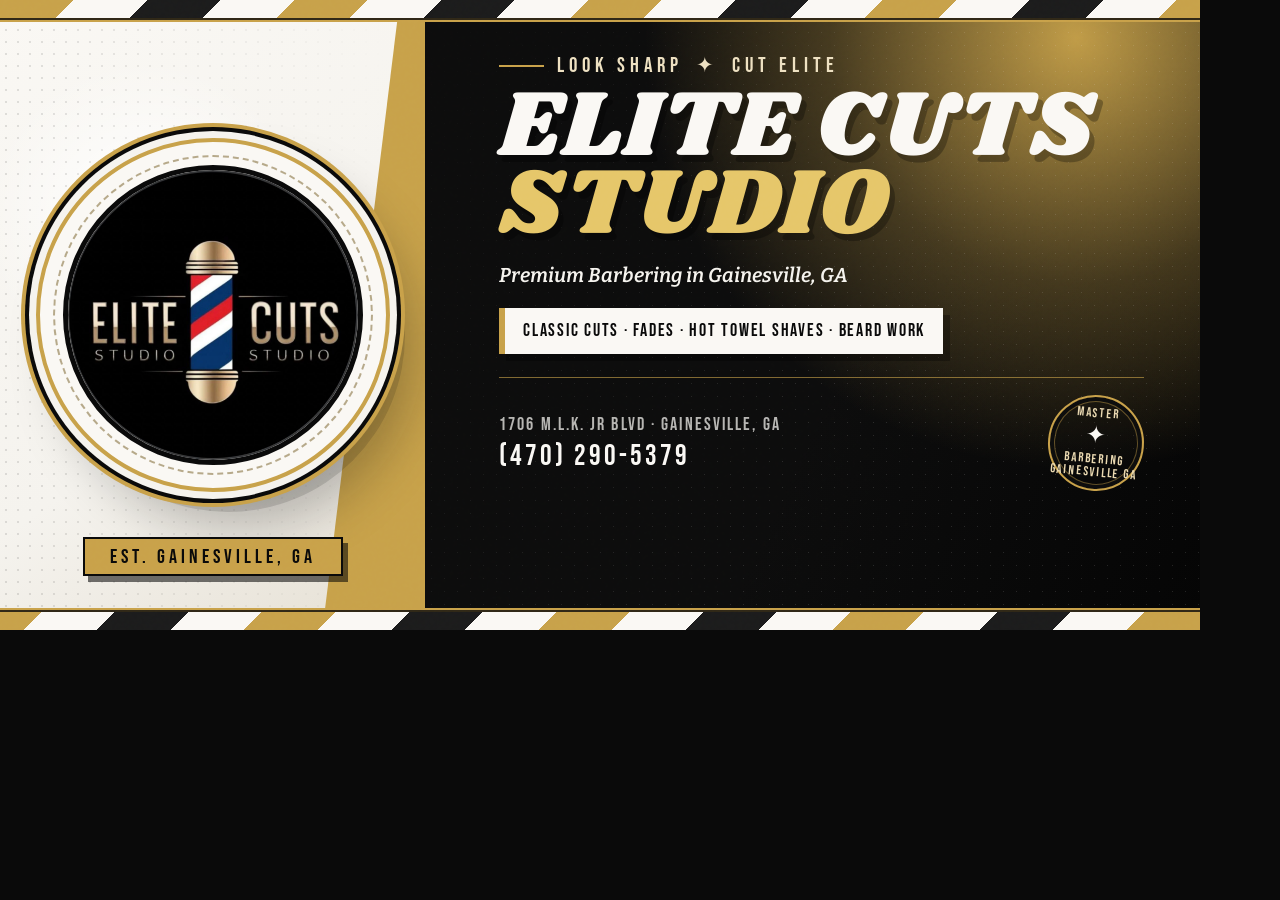
<file: assets/og-card.html>
<!doctype html>
<html lang="en">
<head>
  <meta charset="utf-8">
  <meta name="viewport" content="width=1200, initial-scale=1">
  <title>Elite Cuts Studio — Social Card</title>
  <link rel="preconnect" href="https://fonts.googleapis.com">
  <link rel="preconnect" href="https://fonts.gstatic.com" crossorigin>
  <link href="https://fonts.googleapis.com/css2?family=Bebas+Neue&family=Bitter:ital,wght@0,400;0,700;1,600&family=Shrikhand&display=swap" rel="stylesheet">
  <style>
    :root {
      --red: #c8a24a;
      --red-deep: #8a6a24;
      --blue: #1c1c1c;
      --blue-dark: #0d0d0d;
      --cream: #f5f3ee;
      --cream-light: #faf8f4;
      --ink: #0a0a0a;
      --gold: #c9a24a;
    }

    * { box-sizing: border-box; }

    html, body {
      width: 1200px;
      height: 630px;
      margin: 0;
      overflow: hidden;
    }

    body { background: var(--ink); }

    .card {
      position: relative;
      width: 1200px;
      height: 630px;
      overflow: hidden;
      display: grid;
      grid-template-columns: 425px 775px;
      background: var(--blue-dark);
      isolation: isolate;
    }

    .pole {
      position: absolute;
      left: 0;
      z-index: 20;
      width: 1200px;
      height: 18px;
      background: repeating-linear-gradient(
        135deg,
        var(--red) 0 52px,
        var(--cream-light) 52px 104px,
        var(--blue) 104px 156px,
        var(--cream-light) 156px 208px
      );
      box-shadow: 0 2px 0 rgba(10,10,10,.8), 0 4px 0 var(--gold);
    }

    .pole.top { top: 0; }
    .pole.bottom { bottom: 0; transform: rotate(180deg); }

    .logo-panel {
      position: relative;
      display: flex;
      align-items: center;
      justify-content: center;
      overflow: hidden;
      background:
        radial-gradient(circle at 34% 35%, rgba(255,255,255,.92) 0 4%, transparent 32%),
        linear-gradient(145deg, var(--cream-light), var(--cream) 58%, #e5dfd3);
    }

    .logo-panel::before {
      content: "";
      position: absolute;
      inset: 0;
      opacity: .28;
      background-image: radial-gradient(rgba(10, 10, 10,.42) .9px, transparent .9px);
      background-size: 12px 12px;
      mask-image: linear-gradient(90deg, #000, transparent 94%);
    }

    .logo-panel::after {
      content: "";
      position: absolute;
      right: -66px;
      top: -40px;
      width: 130px;
      height: 720px;
      background: var(--red);
      transform: rotate(7deg);
      box-shadow: 18px 0 0 var(--red-deep);
    }

    .badge-stage {
      position: relative;
      z-index: 3;
      width: 354px;
      height: 354px;
      display: grid;
      place-items: center;
      border-radius: 50%;
      background: var(--cream-light);
      border: 4px solid var(--red);
      box-shadow:
        0 0 0 7px var(--cream),
        0 0 0 11px var(--ink),
        0 0 0 15px var(--gold),
        15px 20px 0 rgba(10,10,10,.13),
        24px 34px 50px rgba(10,10,10,.26);
    }

    .badge-stage::before {
      content: "";
      position: absolute;
      inset: 13px;
      border: 2px dashed rgba(110, 84, 23,.48);
      border-radius: 50%;
    }

    .badge-stage img {
      width: 300px;
      height: 300px;
      object-fit: cover;
      border-radius: 50%;
      display: block;
      border: 5px solid var(--ink);
      box-shadow: inset 0 0 0 2px var(--cream);
    }

    .established {
      position: absolute;
      z-index: 5;
      left: 50%;
      bottom: 54px;
      transform: translateX(-50%);
      width: 260px;
      padding: 8px 12px 7px;
      color: var(--ink);
      background: var(--gold);
      border: 2px solid var(--ink);
      box-shadow: 5px 6px 0 rgba(0,0,0,.55);
      font: 20px/1 "Bebas Neue", sans-serif;
      letter-spacing: 4px;
      text-align: center;
      white-space: nowrap;
    }

    .content {
      position: relative;
      overflow: hidden;
      padding: 55px 56px 46px 74px;
      color: var(--cream-light);
      background:
        radial-gradient(circle at 84% 6%, rgba(200, 162, 74,.96) 0, rgba(200, 162, 74,.3) 28%, transparent 49%),
        linear-gradient(115deg, var(--blue-dark) 0 55%, #050505 100%);
    }

    .content::before {
      content: "";
      position: absolute;
      inset: 0;
      pointer-events: none;
      opacity: .28;
      background-image: radial-gradient(rgba(250,248,244,.46) .8px, transparent .8px);
      background-size: 13px 13px;
      mask-image: linear-gradient(115deg, transparent 0%, #000 54%, #000 100%);
    }

    .content::after {
      content: "";
      position: absolute;
      z-index: -1;
      right: -145px;
      bottom: -235px;
      width: 520px;
      height: 520px;
      border: 2px solid rgba(200, 162, 74,.26);
      border-radius: 50%;
      box-shadow:
        0 0 0 34px rgba(200, 162, 74,.07),
        0 0 0 66px rgba(201,162,74,.055),
        0 0 0 100px rgba(200, 162, 74,.035);
    }

    .eyebrow {
      position: relative;
      z-index: 2;
      display: flex;
      align-items: center;
      gap: 13px;
      margin: 0 0 13px;
      color: #eee1c2;
      font: 21px/1 "Bebas Neue", sans-serif;
      letter-spacing: 5px;
      text-transform: uppercase;
    }

    .eyebrow::before {
      content: "";
      width: 45px;
      height: 2px;
      background: var(--gold);
    }

    h1 {
      position: relative;
      z-index: 2;
      margin: 0;
      font-family: "Shrikhand", cursive;
      font-weight: 400;
      font-size: 94px;
      line-height: .83;
      letter-spacing: .5px;
      text-shadow: 5px 7px 0 rgba(0,0,0,.28);
    }

    h1 .elite { display: block; color: var(--cream-light); }
    h1 .studio { display: block; color: #e6c76a; }

    .tagline {
      position: relative;
      z-index: 2;
      margin: 17px 0 20px;
      color: var(--cream);
      font: italic 600 20px/1.3 "Bitter", serif;
    }

    .services {
      position: relative;
      z-index: 2;
      display: inline-flex;
      align-items: center;
      min-height: 46px;
      margin: 0 0 23px;
      padding: 0 18px;
      color: var(--ink);
      background: var(--cream-light);
      border-left: 6px solid var(--red);
      box-shadow: 7px 7px 0 rgba(0,0,0,.3);
      font: 18px/1 "Bebas Neue", sans-serif;
      letter-spacing: 1.75px;
      white-space: nowrap;
    }

    .footer-row {
      position: relative;
      z-index: 2;
      display: flex;
      align-items: center;
      justify-content: space-between;
      gap: 20px;
      padding-top: 17px;
      border-top: 1px solid rgba(201,162,74,.62);
    }

    .nap { min-width: 0; }

    .address,
    .phone {
      margin: 0;
      font-family: "Bebas Neue", sans-serif;
      line-height: 1;
      text-transform: uppercase;
      white-space: nowrap;
    }

    .address {
      margin-bottom: 8px;
      color: rgba(250,248,244,.72);
      font-size: 18px;
      letter-spacing: 2.1px;
    }

    .phone {
      color: var(--cream-light);
      font-size: 29px;
      letter-spacing: 3px;
    }

    .seal {
      flex: 0 0 96px;
      width: 96px;
      height: 96px;
      border: 2px solid var(--gold);
      border-radius: 50%;
      display: grid;
      place-content: center;
      text-align: center;
      transform: rotate(5deg);
      box-shadow: inset 0 0 0 4px var(--blue-dark), inset 0 0 0 5px rgba(201,162,74,.44);
      color: #ead9b1;
      background: rgba(10,10,10,.2);
      font-family: "Bebas Neue", sans-serif;
      line-height: 1.02;
      letter-spacing: 1.8px;
    }

    .seal span { display: block; font-size: 13px; }
    .seal strong { display: block; margin: 4px 0; color: var(--cream-light); font-size: 24px; font-weight: 400; }

    .grain {
      position: absolute;
      z-index: 30;
      inset: 0;
      pointer-events: none;
      opacity: .13;
      background-image: url("data:image/svg+xml,%3Csvg viewBox='0 0 180 180' xmlns='http://www.w3.org/2000/svg'%3E%3Cfilter id='n'%3E%3CfeTurbulence type='fractalNoise' baseFrequency='.86' numOctaves='3' stitchTiles='stitch'/%3E%3C/filter%3E%3Crect width='100%25' height='100%25' filter='url(%23n)' opacity='.32'/%3E%3C/svg%3E");
      mix-blend-mode: soft-light;
    }
  </style>
</head>
<body>
  <main class="card" aria-label="Elite Cuts Studio social preview card">
    <div class="pole top"></div>

    <section class="logo-panel" aria-label="Elite Cuts Studio logo">
      <div class="badge-stage">
        <img src="logo.jpg" alt="Elite Cuts Studio barber pole logo">
      </div>
      <div class="established">EST. GAINESVILLE, GA</div>
    </section>

    <section class="content">
      <p class="eyebrow">Look Sharp <span>✦</span> Cut Elite</p>
      <h1><span class="elite">ELITE CUTS</span><span class="studio">STUDIO</span></h1>
      <p class="tagline">Premium Barbering in Gainesville, GA</p>
      <div class="services">CLASSIC CUTS · FADES · HOT TOWEL SHAVES · BEARD WORK</div>

      <div class="footer-row">
        <div class="nap">
          <p class="address">1706 M.L.K. Jr Blvd · Gainesville, GA</p>
          <p class="phone">(470) 290-5379</p>
        </div>
        <div class="seal" aria-label="Master Barbering Gainesville Georgia">
          <span>MASTER</span><strong>✦</strong><span>BARBERING<br>GAINESVILLE GA</span>
        </div>
      </div>
    </section>

    <div class="pole bottom"></div>
    <div class="grain"></div>
  </main>
</body>
</html>
</file>
<file: fonts.css>
@font-face{font-family:'Anton';font-style:normal;font-weight:400;font-display:swap;src:url('assets/fonts/anton-400.woff2') format('woff2')}@font-face{font-family:'Bebas Neue';font-style:normal;font-weight:400;font-display:swap;src:url('assets/fonts/bebasneue-400.woff2') format('woff2')}@font-face{font-family:'Bitter';font-style:italic;font-weight:400;font-display:swap;src:url('assets/fonts/bitter-400i.woff2') format('woff2')}@font-face{font-family:'Bitter';font-style:italic;font-weight:700;font-display:swap;src:url('assets/fonts/bitter-700i.woff2') format('woff2')}@font-face{font-family:'Bitter';font-style:normal;font-weight:400;font-display:swap;src:url('assets/fonts/bitter-400.woff2') format('woff2')}@font-face{font-family:'Bitter';font-style:normal;font-weight:700;font-display:swap;src:url('assets/fonts/bitter-700.woff2') format('woff2')}@font-face{font-family:'Caveat';font-style:normal;font-weight:600;font-display:swap;src:url('assets/fonts/caveat-600.woff2') format('woff2')}@font-face{font-family:'Caveat';font-style:normal;font-weight:700;font-display:swap;src:url('assets/fonts/caveat-700.woff2') format('woff2')}@font-face{font-family:'Shrikhand';font-style:normal;font-weight:400;font-display:swap;src:url('assets/fonts/shrikhand-400.woff2') format('woff2')}
</file>
<file: styles.css>
/* ============================================================
   ELITE CUTS STUDIO - BARBERSHOP THEME
   Black + Red + White + Blue
   ============================================================ */

/* Retro crosshair cursor — site-wide */
html,
body {
  cursor: url("data:image/svg+xml,%3Csvg xmlns='http://www.w3.org/2000/svg' width='32' height='32' viewBox='0 0 32 32'%3E%3Cline x1='16' y1='4' x2='16' y2='12' stroke='%23c8a24a' stroke-width='2'/%3E%3Cline x1='16' y1='20' x2='16' y2='28' stroke='%23c8a24a' stroke-width='2'/%3E%3Cline x1='4' y1='16' x2='12' y2='16' stroke='%23c8a24a' stroke-width='2'/%3E%3Cline x1='20' y1='16' x2='28' y2='16' stroke='%23c8a24a' stroke-width='2'/%3E%3Ccircle cx='16' cy='16' r='2' fill='%23c8a24a'/%3E%3C/svg%3E") 16 16, auto;
}

a,
button,
[role="button"],
input,
select,
textarea,
label {
  cursor: url("data:image/svg+xml,%3Csvg xmlns='http://www.w3.org/2000/svg' width='32' height='32' viewBox='0 0 32 32'%3E%3Cline x1='16' y1='4' x2='16' y2='12' stroke='%2300e5a0' stroke-width='2'/%3E%3Cline x1='16' y1='20' x2='16' y2='28' stroke='%2300e5a0' stroke-width='2'/%3E%3Cline x1='4' y1='16' x2='12' y2='16' stroke='%2300e5a0' stroke-width='2'/%3E%3Cline x1='20' y1='16' x2='28' y2='16' stroke='%2300e5a0' stroke-width='2'/%3E%3Ccircle cx='16' cy='16' r='2' fill='%2300e5a0'/%3E%3C/svg%3E") 16 16, pointer !important;
}

a:focus-visible,
button:focus-visible,
input:focus-visible,
select:focus-visible,
textarea:focus-visible {
  outline: 2px solid var(--orange);
  outline-offset: 2px;
}

/* --- CUSTOM PROPERTIES --- */
:root {
  --orange: #c8a24a;
  --orange-deep: #8a6a24;
  --orange-light: #e6c76a;
  --olive: #1c1c1c;
  --olive-dark: #0d0d0d;
  --olive-light: #3a3a3a;
  --cream: #f5f3ee;
  --cream-dark: #e8e4da;
  --cream-light: #faf8f4;
  --ink: #0a0a0a;
  --brown: #1a1a1a;
  --brown-light: #333333;
  --white: #ffffff;
  --red-barber: #c8a24a;
  --blue-barber: #1c1c1c;

  /* Transparency helpers */
  --ink-10: rgba(10, 10, 10, 0.1);
  --ink-20: rgba(10, 10, 10, 0.2);
  --ink-40: rgba(10, 10, 10, 0.4);
  --ink-60: rgba(10, 10, 10, 0.6);
  --ink-80: rgba(10, 10, 10, 0.8);
  --orange-20: rgba(200, 162, 74, 0.2);
  --orange-10: rgba(200, 162, 74, 0.1);
  --olive-20: rgba(28, 28, 28, 0.2);
  --olive-10: rgba(28, 28, 28, 0.1);

  --shadow-soft: 0 4px 30px rgba(10, 10, 10, 0.12);
  --shadow-card: 0 8px 40px rgba(10, 10, 10, 0.15);
  --shadow-glow: 0 0 40px rgba(200, 162, 74, 0.12);
  --shadow-e1: 0 1px 2px rgba(10, 10, 10, 0.16), 0 8px 24px rgba(10, 10, 10, 0.1);
  --shadow-e2: 0 2px 4px rgba(10, 10, 10, 0.18), 0 14px 34px rgba(10, 10, 10, 0.14);
  --shadow-e3: 0 3px 7px rgba(10, 10, 10, 0.2), 0 24px 56px rgba(10, 10, 10, 0.18), 0 0 34px rgba(200, 162, 74, 0.1);
  --shadow-pressed: 0 1px 2px rgba(10, 10, 10, 0.22), 0 3px 8px rgba(10, 10, 10, 0.12);
  --edge-card-light: inset 0 1px 0 rgba(255, 255, 255, 0.78);
  --bevel-control: inset 0 1px 0 rgba(255, 255, 255, 0.22), inset 0 -2px 0 rgba(10, 10, 10, 0.18);
  --radius-xs: 8px;
  --radius-sm: 12px;
  --radius-md: 20px;
  --radius-lg: 32px;
  --radius-xl: 48px;
  --font-display: 'Shrikhand', 'Cooper Black', 'Fraunces', Georgia, serif;
  --font-heading: 'Bebas Neue', 'Arial Black', sans-serif;
  --font-body: 'Inter', -apple-system, sans-serif;
  --max-w: 1200px;
  --transition-fast: 200ms cubic-bezier(0.4, 0, 0.2, 1);
  --transition-smooth: 400ms cubic-bezier(0.4, 0, 0.2, 1);
  --transition-slow: 600ms cubic-bezier(0.16, 1, 0.3, 1);
}

/* --- RESET --- */
*,
*::before,
*::after {
  box-sizing: border-box;
  margin: 0;
  padding: 0;
}

html {
  scroll-behavior: smooth;
  -webkit-font-smoothing: antialiased;
}

body {
  font-family: var(--font-body);
  color: var(--ink);
  background: var(--cream);
  overflow-x: hidden;
  line-height: 1.7;
}

img {
  display: block;
  max-width: 100%;
  height: auto;
}

a {
  color: inherit;
  text-decoration: none;
}

button {
  cursor: pointer;
  border: none;
  background: none;
  font: inherit;
  color: inherit;
}

h1,
h2,
h3,
h4 {
  line-height: 1.1;
  font-weight: 400;
}

/* --- CONTAINER --- */
.container {
  width: min(calc(100% - 2.5rem), var(--max-w));
  margin: 0 auto;
}

/* --- GRAIN OVERLAY --- */
.grain-overlay {
  position: fixed;
  inset: 0;
  z-index: 9999;
  pointer-events: none;
  opacity: 0.04;
  background-image: url("data:image/svg+xml,%3Csvg viewBox='0 0 256 256' xmlns='http://www.w3.org/2000/svg'%3E%3Cfilter id='noise'%3E%3CfeTurbulence type='fractalNoise' baseFrequency='0.9' numOctaves='4' stitchTiles='stitch'/%3E%3C/filter%3E%3Crect width='100%25' height='100%25' filter='url(%23noise)'/%3E%3C/svg%3E");
  background-repeat: repeat;
  background-size: 200px;
}

/* --- BARBER POLE ACCENT --- */
.barber-pole-left {
  position: fixed;
  left: 0;
  top: 0;
  bottom: 0;
  width: 12px;
  z-index: 100;
  overflow: hidden;
}

.pole-stripe {
  width: 100%;
  height: 200%;
  background: repeating-linear-gradient(180deg,
      var(--olive) 0px,
      var(--olive) 20px,
      var(--cream) 20px,
      var(--cream) 40px,
      var(--orange) 40px,
      var(--orange) 60px,
      var(--cream) 60px,
      var(--cream) 80px);
  animation: barberPoleScroll 8s linear infinite;
}

@keyframes barberPoleScroll {
  0% {
    transform: translateY(0);
  }

  100% {
    transform: translateY(-50%);
  }
}

/* --- PRELOADER --- */
.preloader {
  position: fixed;
  inset: 0;
  z-index: 10000;
  display: flex;
  align-items: center;
  justify-content: center;
  background: var(--olive-dark);
  transition: opacity 500ms ease, visibility 500ms ease;
  overflow: hidden;
}

.preloader::before {
  content: '';
  position: absolute;
  top: -50%;
  left: -50%;
  width: 200%;
  height: 200%;
  pointer-events: none;
  background-image: url("data:image/svg+xml,%3Csvg viewBox='0 0 256 256' xmlns='http://www.w3.org/2000/svg'%3E%3Cfilter id='noise'%3E%3CfeTurbulence type='fractalNoise' baseFrequency='1.5' numOctaves='2' stitchTiles='stitch'/%3E%3C/filter%3E%3Crect width='100%25' height='100%25' filter='url(%23noise)' opacity='1'/%3E%3C/svg%3E");
  background-size: 150px;
  background-repeat: repeat;
  opacity: 0.2;
  mix-blend-mode: overlay;
  z-index: 1;
  animation: tvStatic 0.3s steps(4) infinite;
}

.preloader.hidden {
  opacity: 0;
  visibility: hidden;
  pointer-events: none;
}

.preloader-inner {
  text-align: center;
  position: relative;
  z-index: 2;
}

.scissors-icon {
  font-size: 3rem;
  color: var(--orange);
  animation: scissorsSnip 0.8s ease-in-out infinite alternate;
}

@keyframes scissorsSnip {
  0% {
    transform: rotate(-15deg) scale(1);
  }

  100% {
    transform: rotate(15deg) scale(1.05);
  }
}

.preloader-text {
  display: block;
  font-family: var(--font-display);
  font-size: 1.8rem;
  color: var(--cream);
  margin: 1rem 0;
  letter-spacing: 0.05em;
}

.preloader-bar {
  width: 180px;
  height: 3px;
  background: rgba(255, 255, 255, 0.2);
  border-radius: 99px;
  overflow: hidden;
  margin: 0 auto;
}

.preloader-fill {
  height: 100%;
  width: 0%;
  background: linear-gradient(90deg, var(--orange), var(--orange-light));
  border-radius: 99px;
  animation: preloaderFill 1.2s ease-in-out forwards;
}

@keyframes preloaderFill {
  0% {
    width: 0%;
  }

  100% {
    width: 100%;
  }
}

/* ============================================================
   HEADER / NAVIGATION
   ============================================================ */
.site-header {
  position: fixed;
  top: 0;
  left: 0;
  right: 0;
  z-index: 500;
  padding: 0.8rem 0;
  transition: background var(--transition-smooth), box-shadow var(--transition-smooth), padding var(--transition-smooth);
}

.site-header.scrolled {
  background: rgba(244, 239, 227, 0.92);
  -webkit-backdrop-filter: blur(20px) saturate(1.6);
  backdrop-filter: blur(20px) saturate(1.6);
  box-shadow: 0 2px 30px rgba(34, 31, 27, 0.1);
  padding: 0.5rem 0;
}

.header-inner {
  width: min(calc(100% - 2.5rem), var(--max-w));
  margin: 0 auto;
  display: flex;
  align-items: center;
  justify-content: space-between;
}

.brand {
  flex-shrink: 0;
  transition: transform var(--transition-fast);
}

.brand:hover {
  transform: scale(1.03);
}

.brand-text {
  font-family: var(--font-display);
  font-size: 2.2rem;
  font-weight: 900;
  font-style: italic;
  color: var(--orange);
  text-shadow: -2px 2px 0 var(--olive-light);
  line-height: 1;
  letter-spacing: -0.02em;
  display: inline-block;
  transition: transform var(--transition-fast), text-shadow var(--transition-fast);
}

.brand-text:hover {
  transform: scale(1.02);
  text-shadow: -3px 3px 0 var(--olive);
}

.site-nav {
  display: flex;
  align-items: center;
  gap: 0.5rem;
}

.nav-link {
  position: relative;
  padding: 0.6rem 1rem;
  font-size: 0.968rem;
  font-weight: 600;
  letter-spacing: 0.04em;
  text-transform: uppercase;
  color: var(--brown);
  transition: color var(--transition-fast);
}

.nav-link::after {
  content: '';
  position: absolute;
  bottom: 0.3rem;
  left: 1rem;
  right: 1rem;
  height: 2px;
  background: var(--orange);
  border-radius: 2px;
  transform: scaleX(0);
  transition: transform var(--transition-fast);
}

.nav-link:hover,
.nav-link.active {
  color: var(--orange);
}

.nav-link:hover::after,
.nav-link.active::after {
  transform: scaleX(1);
}

.nav-cta {
  display: inline-flex;
  align-items: center;
  min-height: 44px;
  padding: 0 1.4rem;
  margin-left: 0.5rem;
  border-radius: 999px;
  background: var(--orange);
  color: var(--white);
  font-weight: 800;
  font-size: 0.977rem;
  letter-spacing: 0.06em;
  text-transform: uppercase;
  transition: background var(--transition-fast), transform var(--transition-fast), box-shadow var(--transition-fast);
  box-shadow: 0 4px 20px rgba(210, 170, 80, 0.25);
}

.nav-cta:hover {
  background: var(--orange-deep);
  transform: translateY(-2px);
  box-shadow: 0 8px 30px rgba(210, 170, 80, 0.35);
}

/* Hamburger */
.nav-toggle {
  display: none;
  flex-direction: column;
  align-items: center;
  justify-content: center;
  min-width: 44px;
  min-height: 44px;
  gap: 5px;
  padding: 10px;
  z-index: 10;
}

.hamburger-line {
  display: block;
  width: 26px;
  height: 2px;
  background: var(--ink);
  border-radius: 2px;
  transition: transform var(--transition-fast), opacity var(--transition-fast);
}

.nav-toggle.open .hamburger-line:nth-child(1) {
  transform: translateY(7px) rotate(45deg);
}

.nav-toggle.open .hamburger-line:nth-child(2) {
  opacity: 0;
}

.nav-toggle.open .hamburger-line:nth-child(3) {
  transform: translateY(-7px) rotate(-45deg);
}

/* ============================================================
   BUTTONS
   ============================================================ */
.btn {
  display: inline-flex;
  align-items: center;
  justify-content: center;
  gap: 0.5rem;
  font-family: var(--font-body);
  font-weight: 700;
  font-size: 0.99rem;
  letter-spacing: 0.03em;
  text-transform: uppercase;
  border-radius: 999px;
  cursor: pointer;
  transition: all var(--transition-fast);
  white-space: nowrap;
}

.btn-primary {
  background: var(--orange);
  color: var(--ink);
  padding: 0.85rem 1.8rem;
  box-shadow: 0 6px 25px rgba(210, 170, 80, 0.25);
}

.btn-primary:hover {
  background: var(--orange-deep);
  color: var(--white);
  transform: translateY(-3px);
  box-shadow: 0 12px 35px rgba(210, 170, 80, 0.35);
}

.btn-olive {
  background: var(--olive);
  color: var(--white);
  padding: 0.85rem 1.8rem;
  box-shadow: 0 6px 25px rgba(152, 162, 90, 0.25);
}

.btn-olive:hover {
  background: var(--olive-dark);
  transform: translateY(-3px);
}

.btn-outline {
  background: transparent;
  color: var(--ink);
  padding: 0.85rem 1.8rem;
  border: 1.5px solid var(--ink-20);
}

.btn-outline:hover {
  border-color: var(--orange);
  color: var(--orange);
  transform: translateY(-2px);
}

.btn-outline-light {
  background: transparent;
  color: var(--white);
  padding: 0.85rem 1.8rem;
  border: 1.5px solid rgba(255, 255, 255, 0.3);
}

.btn-outline-light:hover {
  border-color: var(--white);
  color: var(--white);
  transform: translateY(-2px);
}

.btn-lg {
  padding: 1rem 2.2rem;
  font-size: 1.045rem;
}

/* ============================================================
   SECTION SHARED STYLES
   ============================================================ */
.section-label {
  display: flex;
  align-items: center;
  gap: 1.2rem;
  justify-content: center;
  margin-bottom: 1.5rem;
}

.label-line {
  flex: 1;
  max-width: 80px;
  height: 1px;
  background: linear-gradient(90deg, transparent, var(--olive), transparent);
}

.label-text {
  font-family: var(--font-heading);
  font-size: 0.99rem;
  letter-spacing: 0.2em;
  text-transform: uppercase;
  color: var(--olive);
}

.section-title {
  font-family: var(--font-display);
  font-size: clamp(2rem, 4vw, 3.4rem);
  margin-bottom: 1rem;
  font-weight: 700;
  color: var(--ink);
}

.section-title.centered {
  text-align: center;
}

.section-title em {
  color: var(--orange);
  font-style: italic;
}

/* ============================================================
   ABOUT SECTION
   ============================================================ */
.about-section {
  padding: 6rem 0;
  position: relative;
  background: var(--cream);
}

.about-section::before {
  content: '';
  position: absolute;
  top: 0;
  left: 0;
  right: 0;
  height: 1px;
  background: linear-gradient(90deg, transparent, var(--ink-10), transparent);
}

.about-grid {
  display: grid;
  grid-template-columns: 0.9fr 1.1fr;
  gap: 4rem;
  align-items: center;
  margin-top: 2rem;
}

.about-image-wrapper {
  position: relative;
  border-radius: var(--radius-lg);
  overflow: hidden;
  box-shadow: var(--shadow-card);
}

.about-image-wrapper img {
  width: 100%;
  aspect-ratio: 4/5;
  object-fit: cover;
  transition: transform 8s ease;
}

.about-image-wrapper:hover img {
  transform: scale(1.04);
}

.about-image-badge {
  position: absolute;
  bottom: 1.5rem;
  right: 1.5rem;
  display: flex;
  align-items: center;
  gap: 0.6rem;
  padding: 0.8rem 1.2rem;
  background: rgba(34, 31, 27, 0.85);
  -webkit-backdrop-filter: blur(12px);
  backdrop-filter: blur(12px);
  border: 1px solid rgba(255, 255, 255, 0.1);
  border-radius: var(--radius-sm);
  color: var(--cream);
}

.badge-number {
  font-family: var(--font-display);
  font-size: 2rem;
  font-weight: 900;
  color: var(--orange);
  line-height: 1;
}

.badge-label {
  font-size: 0.828rem;
  text-transform: uppercase;
  letter-spacing: 0.08em;
  line-height: 1.3;
  color: rgba(244, 239, 227, 0.7);
}

.about-text-col h2 {
  margin-bottom: 1.5rem;
}

.about-body {
  margin-bottom: 2rem;
}

.about-body p {
  color: var(--brown-light);
  margin-bottom: 1rem;
}

.about-body p:last-child {
  margin-bottom: 0;
}

/* ============================================================
   SERVICES SECTION
   ============================================================ */
.services-section {
  padding: 6rem 0;
  position: relative;
  background: var(--cream-light);
}

.services-grid {
  display: grid;
  grid-template-columns: repeat(3, 1fr);
  gap: 1.2rem;
  margin-top: 3rem;
}

.service-card {
  position: relative;
  padding: 2rem 1.5rem;
  background: var(--white);
  border: 1px solid var(--ink-10);
  border-radius: var(--radius-md);
  transition: all var(--transition-smooth);
  overflow: hidden;
}

.service-card:hover {
  border-color: var(--orange-20);
  transform: translateY(-6px);
  box-shadow: var(--shadow-card), var(--shadow-glow);
}

.service-card-shine {
  position: absolute;
  inset: 0;
  background: linear-gradient(135deg, transparent 40%, rgba(210, 170, 80, 0.04) 50%, transparent 60%);
  opacity: 0;
  transition: opacity var(--transition-smooth);
  pointer-events: none;
}

.service-card:hover .service-card-shine {
  opacity: 1;
}

.service-icon {
  width: 64px;
  height: 64px;
  display: flex;
  align-items: center;
  justify-content: center;
  background: var(--olive-10);
  border: 1px solid var(--olive-20);
  border-radius: var(--radius-sm);
  margin-bottom: 1.2rem;
  transition: background var(--transition-fast);
}

.service-icon svg {
  stroke: var(--olive-dark);
}

.service-card:hover .service-icon {
  background: var(--orange-10);
  border-color: var(--orange-20);
}

.service-card:hover .service-icon svg {
  stroke: var(--orange);
}

.service-card h3 {
  font-family: var(--font-display);
  font-size: 1.5rem;
  font-weight: 700;
  margin-bottom: 0.6rem;
  color: var(--ink);
}

.service-card p {
  color: var(--brown-light);
  font-size: 1.012rem;
  line-height: 1.7;
}

.card-featured {
  border-color: var(--olive-20);
  background: linear-gradient(180deg, rgba(152, 162, 90, 0.06) 0%, var(--white) 100%);
}

.card-cta {
  background: linear-gradient(135deg, var(--orange-deep), var(--orange));
  border: none;
  display: flex;
  align-items: center;
  color: var(--white);
}

.card-cta h3,
.card-cta p {
  color: var(--white);
}

.card-cta:hover {
  transform: translateY(-6px);
}

.service-cta-content {
  position: relative;
  z-index: 2;
}

.cta-eyebrow {
  display: block;
  font-family: var(--font-heading);
  font-size: 0.92rem;
  letter-spacing: 0.2em;
  text-transform: uppercase;
  color: rgba(255, 255, 255, 0.7);
  margin-bottom: 0.5rem;
}

.card-cta .btn-primary {
  margin-top: 1.2rem;
  background: var(--white);
  color: var(--orange);
  box-shadow: 0 4px 20px rgba(0, 0, 0, 0.15);
}

.card-cta .btn-primary:hover {
  background: var(--cream);
  transform: translateY(-2px);
}

/* ============================================================
   PORTRAIT STRIP SECTION
   ============================================================ */
.gallery-portrait-section {
  background: #dbdbdb;
  padding: 8rem 2vw 4vw;
  overflow: visible;
}

.portrait-strip {
  display: grid;
  grid-template-columns: repeat(7, 1fr);
  gap: 2vw;
  max-width: 1400px;
  /* Constrained for better presentation */
  margin: 0 auto;
}

.portrait-card {
  position: relative;
  aspect-ratio: 1/1.2;
  display: flex;
  align-items: flex-end;
  justify-content: center;
  overflow: visible;
}

.portrait-card::before {
  content: '';
  position: absolute;
  bottom: 0;
  left: 0;
  width: 100%;
  height: 85%;
  background-color: var(--olive);
  z-index: 0;
}

.portrait-card img {
  position: relative;
  width: 115%;
  height: auto;
  max-height: 100%;
  object-fit: contain;
  object-position: bottom center;
  z-index: 1;
  filter: grayscale(100%);
  transition: transform var(--transition-smooth), filter var(--transition-fast);
  margin-bottom: -2%;
}



.portrait-card:hover img {
  transform: translateY(-5%) scale(1.05);
  filter: grayscale(0%);
}

/* Specific fix for the 3rd card which has a solid background in its file */
.portrait-strip .portrait-card:nth-child(3) img {
  transform: scale(1.35) translateY(-2%);
  transform-origin: bottom center;
  mix-blend-mode: multiply;
  /* Removes the solid grey background to reveal the green card */
}

.portrait-strip .portrait-card:nth-child(3):hover img {
  transform: translateY(-5%) scale(1.45);
}




@media (max-width: 1024px) {
  .gallery-portrait-section {
    padding: 3rem 1rem;
  }

  .portrait-strip {
    display: flex;
    overflow-x: auto;
    scroll-snap-type: x mandatory;
    gap: 1rem;
    padding-bottom: 1rem;
    margin: 0 -1rem;
    padding: 0 1rem 1rem;
  }

  .portrait-card {
    flex: 0 0 calc(33.333% - 1rem);
    min-width: 220px;
    scroll-snap-align: center;
  }
}

@media (max-width: 600px) {
  .portrait-card {
    flex: 0 0 75vw;
    min-width: auto;
  }
}

/* ============================================================
   PARALLAX QUOTE BREAK
   ============================================================ */
.parallax-break {
  position: relative;
  padding: 8rem 0;
  overflow: hidden;
  color: var(--cream);
}

.parallax-bg {
  position: absolute;
  inset: -50px;
  background: url('assets/Photo_3.webp') center/cover no-repeat;
  filter: blur(2px);
}

.parallax-overlay {
  position: absolute;
  inset: 0;
  background: rgba(98, 105, 58, 0.88);
}

.parallax-content {
  position: relative;
  z-index: 2;
  text-align: center;
}

.big-quote {
  font-family: var(--font-display);
  font-size: clamp(1.8rem, 4vw, 3.2rem);
  font-weight: 700;
  font-style: italic;
  max-width: 800px;
  margin: 0 auto 1rem;
  line-height: 1.3;
}

.quote-mark {
  color: var(--orange);
  font-size: 1.2em;
}

.parallax-content cite {
  display: block;
  font-style: normal;
  color: var(--orange-light);
  font-family: var(--font-heading);
  font-size: 1rem;
  letter-spacing: 0.15em;
  text-transform: uppercase;
}

/* ============================================================
   MEDIA SECTION
   ============================================================ */
.media-section {
  padding: 6rem 0;
  background: var(--cream-light);
}

.media-layout {
  display: grid;
  grid-template-columns: 1fr 1fr;
  gap: 4rem;
  align-items: center;
  margin-top: 2rem;
}

.media-text h2 {
  margin-bottom: 1.2rem;
}

.media-text p {
  color: var(--brown-light);
  margin-bottom: 2rem;
}

.media-buttons {
  display: flex;
  flex-wrap: wrap;
  gap: 0.8rem;
}

.media-card-stack {
  display: grid;
  gap: 1.2rem;
}

.media-card {
  position: relative;
  border-radius: var(--radius-md);
  overflow: hidden;
  box-shadow: var(--shadow-card);
  transition: transform var(--transition-smooth), box-shadow var(--transition-smooth);
}

.media-card:hover {
  transform: translateY(-4px);
  box-shadow: var(--shadow-card), var(--shadow-glow);
}

.media-card img,
.media-card video {
  width: 100%;
  height: 280px;
  object-fit: cover;
  transition: transform 6s ease;
}

.media-card:hover img,
.media-card:hover video {
  transform: scale(1.06);
}

.media-card-overlay {
  position: absolute;
  bottom: 0;
  left: 0;
  right: 0;
  padding: 3rem 1.2rem 1.2rem;
  background: linear-gradient(to top, rgba(0, 0, 0, 0.8), transparent);
  color: var(--white);
}

.media-badge {
  display: inline-flex;
  padding: 0.35rem 0.7rem;
  background: var(--orange);
  color: var(--white);
  border-radius: 999px;
  font-size: 0.828rem;
  font-weight: 800;
  text-transform: uppercase;
  letter-spacing: 0.06em;
  margin-bottom: 0.5rem;
}

.media-card-overlay p {
  font-size: 0.968rem;
  color: rgba(255, 255, 255, 0.85);
  margin: 0;
}

/* ============================================================
   TESTIMONIALS
   ============================================================ */
.testimonials-section {
  padding: 6rem 0;
  background: var(--olive-dark);
  color: var(--cream);
}

.testimonials-section .section-title {
  color: var(--cream);
}

.testimonials-section .label-text {
  color: var(--orange-light);
}

.testimonials-section .label-line {
  background: linear-gradient(90deg, transparent, var(--orange-light), transparent);
}

.testimonials-grid {
  display: grid;
  grid-template-columns: repeat(3, 1fr);
  gap: 1.2rem;
  margin-top: 3rem;
}

.testimonial-card {
  position: relative;
  padding: 2rem 1.5rem;
  background: rgba(255, 255, 255, 0.06);
  border: 1px solid rgba(255, 255, 255, 0.1);
  border-radius: var(--radius-md);
  transition: all var(--transition-smooth);
}

.testimonial-card:hover {
  border-color: rgba(210, 170, 80, 0.3);
  transform: translateY(-4px);
  box-shadow: 0 8px 30px rgba(0, 0, 0, 0.2);
}

.testimonial-stars {
  color: var(--orange);
  font-size: 1.1rem;
  letter-spacing: 0.1em;
  margin-bottom: 1rem;
}

.testimonial-card>p {
  font-size: 1.045rem;
  color: rgba(244, 239, 227, 0.7);
  line-height: 1.8;
  font-style: italic;
}

.testimonial-card footer {
  display: flex;
  align-items: center;
  gap: 0.8rem;
  margin-top: 1.5rem;
  padding-top: 1rem;
  border-top: 1px solid rgba(255, 255, 255, 0.1);
}

.testimonial-avatar {
  width: 40px;
  height: 40px;
  border-radius: 50%;
  background: linear-gradient(135deg, var(--orange-deep), var(--orange));
  display: flex;
  align-items: center;
  justify-content: center;
  font-weight: 800;
  color: var(--white);
  font-size: 0.99rem;
  flex-shrink: 0;
}

.testimonial-card footer strong {
  display: block;
  font-size: 0.968rem;
  color: var(--cream);
}

.testimonial-card footer span {
  font-size: 0.897rem;
  color: rgba(244, 239, 227, 0.5);
}

/* ============================================================
   BOOKING CTA SECTION
   ============================================================ */
.booking-cta-section {
  padding: 6rem 0 8rem;
  background: var(--cream);
}

.booking-cta-card {
  position: relative;
  padding: 4rem 3rem;
  border-radius: var(--radius-xl);
  overflow: hidden;
  border: 1px solid var(--olive-20);
}

.booking-cta-bg {
  position: absolute;
  inset: 0;
  background:
    radial-gradient(ellipse at 30% 50%, rgba(152, 162, 90, 0.12) 0%, transparent 60%),
    radial-gradient(ellipse at 80% 80%, rgba(210, 170, 80, 0.06) 0%, transparent 40%),
    var(--white);
}

.booking-cta-inner {
  position: relative;
  z-index: 2;
  display: grid;
  grid-template-columns: 1fr auto;
  gap: 3rem;
  align-items: center;
}

.booking-cta-text .cta-eyebrow {
  color: var(--olive);
}

.booking-cta-text h2 {
  font-family: var(--font-display);
  font-size: clamp(2rem, 4vw, 3rem);
  font-weight: 900;
  margin-bottom: 0.8rem;
  color: var(--ink);
}

.booking-cta-text p {
  color: var(--brown-light);
  max-width: 500px;
}

.booking-cta-text em {
  color: var(--orange);
  font-style: italic;
}

.booking-cta-actions {
  display: flex;
  flex-direction: column;
  gap: 0.8rem;
}

/* ============================================================
   FOOTER
   ============================================================ */
.site-footer {
  border-top: 1px solid var(--ink-10);
  padding: 4rem 0 2rem;
  background: var(--ink);
  color: var(--cream);
  position: relative;
  overflow: hidden;
}

.footer-grid {
  display: grid;
  grid-template-columns: 1.5fr repeat(3, 1fr);
  gap: 3rem;
}

.footer-brand .brand-text {
  margin-bottom: 1rem;
  font-size: 1.8rem;
  color: var(--orange);
  text-shadow: -2px 2px 0 var(--olive-dark);
}

/* ============================================================
   VINTAGE BADGE BREAK
   ============================================================ */
.vintage-badge-section {
  position: relative;
  width: 100%;
  display: flex;
  overflow: hidden;
  background: #dbdcd8;
  /* Match portrait gallery background to fill gap */
  justify-content: center;
  align-items: center;
  padding: 5vw 0;
  margin-top: -1px;
  /* Overlap to hide sub-pixel lines */
}

.vintage-badge-section::before {
  content: '';
  position: absolute;
  top: 0;
  left: 0;
  right: 0;
  bottom: 0;
  background: var(--olive);
  clip-path: polygon(0 2.5vw, 50% 0, 100% 2.5vw, 100% 100%, 0 100%);
  z-index: 0;
}

.vintage-badge-img {
  position: relative;
  width: 70%;
  max-width: 900px;
  height: auto;
  object-fit: contain;
  z-index: 1;
  filter: drop-shadow(0.5vw 0.5vw 0px rgba(50, 50, 50, 0.95));
  /* Hard dark drop shadow per reference image */
}

.vintage-tv-static {
  position: absolute;
  top: -50%;
  left: -50%;
  width: 200%;
  height: 200%;
  pointer-events: none;
  background-image: url("data:image/svg+xml,%3Csvg viewBox='0 0 256 256' xmlns='http://www.w3.org/2000/svg'%3E%3Cfilter id='noise'%3E%3CfeTurbulence type='fractalNoise' baseFrequency='1.5' numOctaves='2' stitchTiles='stitch'/%3E%3C/filter%3E%3Crect width='100%25' height='100%25' filter='url(%23noise)' opacity='1'/%3E%3C/svg%3E");
  background-size: 150px;
  background-repeat: repeat;
  opacity: 0.2;
  mix-blend-mode: overlay;
  z-index: 2;
  animation: tvStatic 0.3s steps(4) infinite;
}

@keyframes tvStatic {

  0%,
  100% {
    transform: translate(0, 0);
  }

  25% {
    transform: translate(-2%, 2%);
  }

  50% {
    transform: translate(2%, -2%);
  }

  75% {
    transform: translate(-1%, -1%);
  }
}

.footer-brand p {
  font-size: 0.968rem;
  color: rgba(244, 239, 227, 0.5);
  line-height: 1.7;
}

.footer-brand .muted {
  font-size: 0.92rem;
  color: rgba(244, 239, 227, 0.3);
}

.footer-col h4 {
  font-family: var(--font-heading);
  font-size: 1rem;
  letter-spacing: 0.15em;
  text-transform: uppercase;
  color: var(--orange);
  margin-bottom: 1rem;
}

.footer-col p {
  display: block;
  font-size: 0.968rem;
  color: rgba(244, 239, 227, 0.5);
  line-height: 1.7;
  transition: color var(--transition-fast);
}

.footer-col a {
  display: flex;
  align-items: center;
  width: fit-content;
  min-width: 44px;
  min-height: 44px;
  padding: 10px 0;
  font-size: 0.968rem;
  color: rgba(244, 239, 227, 0.5);
  line-height: 1.7;
  transition: color var(--transition-fast);
}

.footer-col a:hover {
  color: var(--orange);
}

.footer-col a+a {
  margin-top: 0;
}

.footer-socials {
  display: flex;
  gap: 0.8rem;
  margin-top: 1rem;
}

.footer-socials a {
  width: 44px;
  height: 44px;
  display: flex;
  align-items: center;
  justify-content: center;
  border-radius: 50%;
  background: rgba(255, 255, 255, 0.08);
  transition: all var(--transition-fast);
}

.footer-socials a:hover {
  background: var(--orange);
  transform: translateY(-3px);
}

.footer-socials a svg {
  fill: var(--cream);
  stroke: var(--cream);
}

.footer-socials a:hover svg {
  fill: var(--white);
  stroke: var(--white);
}

.footer-bottom {
  margin-top: 3rem;
  padding-top: 1.5rem;
  border-top: 1px solid rgba(255, 255, 255, 0.08);
  text-align: center;
}

.footer-bottom p {
  font-size: 0.897rem;
  color: rgba(244, 239, 227, 0.3);
}

/* ============================================================
   SCROLL ANIMATIONS
   ============================================================ */
[data-animate] {
  opacity: 0;
  transition-property: opacity, transform, filter;
  transition-duration: 800ms;
  transition-timing-function: cubic-bezier(0.16, 1, 0.3, 1);
}

[data-animate="fade-up"] {
  transform: translateY(40px);
}

[data-animate="fade-left"] {
  transform: translateX(60px);
}

[data-animate="fade-right"] {
  transform: translateX(-60px);
}

[data-animate="zoom-in"] {
  transform: scale(0.92);
  filter: blur(4px);
}

[data-animate="split-text"] {
  transform: translateY(100%);
  clip-path: inset(0 0 100% 0);
}

[data-animate].is-visible {
  opacity: 1;
  transform: translate(0) scale(1);
  filter: blur(0);
  clip-path: inset(0 0 0% 0);
}

/* ============================================================
   PAGE-SPECIFIC: CONTACT & APPOINTMENTS
   ============================================================ */
.page-hero-section {
  padding: 10rem 0 4rem;
  position: relative;
  background: var(--olive-dark);
  color: var(--cream);
}

.page-hero-content {
  max-width: 700px;
}

.page-hero-content h1 {
  font-family: var(--font-display);
  font-size: clamp(2.8rem, 6vw, 5rem);
  font-weight: 900;
  margin-bottom: 1rem;
  color: var(--cream);
}

.page-hero-content .lead {
  color: rgba(244, 239, 227, 0.7);
  font-size: 1.1rem;
}

.page-hero-actions {
  display: flex;
  flex-wrap: wrap;
  gap: 1rem;
  margin-top: 2rem;
}

/* Contact form */
.contact-form-section {
  padding: 4rem 0 6rem;
  background: var(--cream);
}

.contact-layout {
  display: grid;
  grid-template-columns: 1fr 1fr;
  gap: 3rem;
}

.form-group {
  margin-bottom: 1.2rem;
}

.form-group label {
  display: block;
  font-size: 0.943rem;
  font-weight: 700;
  text-transform: uppercase;
  letter-spacing: 0.08em;
  color: var(--brown-light);
  margin-bottom: 0.5rem;
}

.form-group input,
.form-group textarea {
  width: 100%;
  padding: 0.9rem 1rem;
  background: var(--white);
  border: 1px solid var(--ink-10);
  border-radius: var(--radius-xs);
  color: var(--ink);
  font-family: var(--font-body);
  font-size: 1.045rem;
  transition: border-color var(--transition-fast), box-shadow var(--transition-fast);
}

.form-group input:focus,
.form-group textarea:focus {
  outline: none;
  border-color: var(--orange);
  box-shadow: 0 0 0 3px rgba(210, 170, 80, 0.12);
}

.form-group textarea {
  min-height: 140px;
  resize: vertical;
}

/* Info cards grid */
.info-cards-grid {
  display: grid;
  grid-template-columns: repeat(3, 1fr);
  gap: 1.2rem;
  padding: 0 0 6rem;
}

.info-card {
  padding: 2rem 1.5rem;
  background: var(--white);
  border: 1px solid var(--ink-10);
  border-radius: var(--radius-md);
  transition: all var(--transition-smooth);
}

.info-card:hover {
  border-color: var(--orange-20);
  transform: translateY(-4px);
  box-shadow: var(--shadow-card);
}

.info-card-label {
  font-family: var(--font-heading);
  font-size: 0.92rem;
  letter-spacing: 0.15em;
  text-transform: uppercase;
  color: var(--olive);
  margin-bottom: 0.8rem;
}

.info-card h3 {
  font-family: var(--font-display);
  font-size: 1.5rem;
  font-weight: 700;
  margin-bottom: 0.6rem;
  color: var(--ink);
}

.info-card p {
  color: var(--brown-light);
  font-size: 0.99rem;
}

.info-card a {
  color: var(--orange);
  transition: color var(--transition-fast);
}

.info-card a:hover {
  color: var(--orange-deep);
}

/* Booking calendar styles */
.calendar-section {
  padding: 4rem 0 6rem;
  background: var(--cream);
}

.calendar-wrapper {
  max-width: 800px;
  margin: 0 auto;
  background: var(--white);
  border: 1px solid var(--ink-10);
  border-radius: var(--radius-lg);
  overflow: hidden;
  box-shadow: var(--shadow-soft);
}

.calendar-header {
  display: flex;
  align-items: center;
  justify-content: space-between;
  padding: 1.5rem 2rem;
  background: var(--olive);
  color: var(--white);
}

.calendar-header h3 {
  font-family: var(--font-display);
  font-size: 1.4rem;
  font-weight: 700;
  color: var(--white);
}

.calendar-nav {
  display: flex;
  gap: 0.5rem;
}

.calendar-nav-btn,
.calendar-nav button {
  width: 36px;
  height: 36px;
  display: flex;
  align-items: center;
  justify-content: center;
  border-radius: 50%;
  background: rgba(255, 255, 255, 0.15);
  color: var(--white);
  transition: all var(--transition-fast);
}

.calendar-nav-btn:hover,
.calendar-nav button:hover {
  background: var(--orange);
  color: var(--white);
}

.calendar-body {
  padding: 1.5rem 2rem;
}

.calendar-weekdays {
  display: grid;
  grid-template-columns: repeat(7, 1fr);
  gap: 4px;
  margin-bottom: 0.8rem;
}

.calendar-weekdays span {
  text-align: center;
  font-size: 0.862rem;
  font-weight: 700;
  text-transform: uppercase;
  letter-spacing: 0.1em;
  color: var(--olive);
  padding: 0.5rem;
}

.calendar-days {
  display: grid;
  grid-template-columns: repeat(7, 1fr);
  gap: 4px;
}

.calendar-day {
  aspect-ratio: 1;
  display: flex;
  align-items: center;
  justify-content: center;
  border-radius: var(--radius-xs);
  font-size: 0.968rem;
  font-weight: 500;
  cursor: pointer;
  transition: all var(--transition-fast);
  color: var(--ink);
  border: 1px solid transparent;
}

.calendar-day:hover:not(.disabled):not(.empty) {
  background: var(--olive-10);
  border-color: var(--olive-20);
}

.calendar-day.today {
  background: var(--olive);
  color: var(--white);
  font-weight: 800;
}

.calendar-day.selected {
  background: var(--orange);
  color: var(--white);
  font-weight: 800;
  box-shadow: 0 0 0 3px var(--orange-20);
}

.calendar-day.disabled {
  color: var(--ink-20);
  cursor: not-allowed;
}

.calendar-day.empty {
  cursor: default;
}

.calendar-footer {
  padding: 1.5rem 2rem;
  border-top: 1px solid var(--ink-10);
  display: flex;
  justify-content: space-between;
  align-items: center;
}

.selected-date {
  font-size: 0.99rem;
  color: var(--brown-light);
}

.selected-date strong {
  color: var(--orange);
}

/* Time slots */
.time-slots {
  display: grid;
  grid-template-columns: repeat(4, 1fr);
  gap: 0.5rem;
  margin-top: 1rem;
}

.time-slot {
  padding: 0.7rem;
  text-align: center;
  background: var(--cream-light);
  border: 1px solid var(--ink-10);
  border-radius: var(--radius-xs);
  font-size: 0.943rem;
  font-weight: 600;
  color: var(--brown);
  cursor: pointer;
  transition: all var(--transition-fast);
}

.time-slot:hover {
  border-color: var(--orange);
  color: var(--orange);
  background: var(--orange-10);
}

.time-slot.selected {
  background: var(--orange);
  color: var(--white);
  border-color: var(--orange);
}

/* ============================================================
   RESPONSIVE
   ============================================================ */
@media (max-width: 1024px) {
  .hero-content {
    grid-template-columns: 1fr;
    gap: 2rem;
  }

  .hero-media {
    max-width: 500px;
  }

  .hero-hours-card {
    position: relative;
    bottom: auto;
    left: auto;
    width: 100%;
    margin-top: 1rem;
  }

  .about-grid {
    grid-template-columns: 1fr;
    gap: 2rem;
  }

  .media-layout {
    grid-template-columns: 1fr;
    gap: 2rem;
  }

  .booking-cta-inner {
    grid-template-columns: 1fr;
  }

  .footer-grid {
    grid-template-columns: repeat(2, 1fr);
  }
}

@media (max-width: 768px) {
  .nav-toggle {
    display: flex;
  }

  .site-nav {
    position: fixed;
    top: 0;
    right: -100%;
    bottom: 0;
    width: 300px;
    flex-direction: column;
    align-items: stretch;
    padding: 5rem 2rem 2rem;
    background: rgba(244, 239, 227, 0.98);
    -webkit-backdrop-filter: blur(20px);
    backdrop-filter: blur(20px);
    box-shadow: -10px 0 40px rgba(0, 0, 0, 0.15);
    transition: right var(--transition-smooth);
  }

  .site-nav.is-open {
    right: 0;
  }

  .nav-link,
  .nav-cta {
    padding: 1rem 0;
    font-size: 1.1rem;
    margin-left: 0;
  }

  .nav-cta {
    text-align: center;
    margin-top: 1rem;
  }

  .services-grid {
    grid-template-columns: 1fr;
  }

  .testimonials-grid {
    grid-template-columns: 1fr;
  }

  .gallery-item,
  .gallery-item-large {
    grid-column: span 12;
  }

  .gallery-item-large img {
    aspect-ratio: 16/9;
  }

  .info-cards-grid {
    grid-template-columns: 1fr;
  }

  .contact-layout {
    grid-template-columns: 1fr;
  }

  .footer-grid {
    grid-template-columns: 1fr;
    gap: 2rem;
  }

  .booking-cta-card {
    padding: 2.5rem 1.5rem;
  }

  .booking-cta-actions {
    align-items: stretch;
  }

  .time-slots {
    grid-template-columns: repeat(3, 1fr);
  }

  .hero-vintage-border {
    inset: 10px;
  }

  .hero {
    padding: 7rem 0 3rem;
  }
}

@media (max-width: 480px) {
  .hero-title {
    font-size: 2.8rem;
  }

  .hero-buttons {
    flex-direction: column;
  }

  .section-title {
    font-size: 1.8rem;
  }

  .time-slots {
    grid-template-columns: repeat(2, 1fr);
  }

  .brand img {
    height: 36px;
  }
}

/* ============================================================
   CONTACT PAGE UTILITIES
   ============================================================ */
.gold-italic {
  color: var(--orange);
  font-style: italic;
}

.closed-text {
  color: var(--red-barber);
}

.btn-full {
  width: 100%;
}

.btn-sm {
  padding: 0.6rem 1.2rem;
  font-size: 0.92rem;
}

.section-label-left {
  justify-content: flex-start;
  margin-bottom: 1.5rem;
}

.form-row-2col {
  display: grid;
  grid-template-columns: 1fr 1fr;
  gap: 1rem;
}

.contact-hero-image {
  margin-bottom: 2rem;
}

.contact-hero-image img {
  aspect-ratio: 4/3;
  object-fit: cover;
  border-radius: var(--radius-lg);
}

.contact-location-card {
  margin-bottom: 1rem;
}

.contact-directions-btn {
  margin-top: 1rem;
}

.contact-social-links {
  margin-top: 0.5rem;
}

.contact-book-btn {
  margin-top: 1rem;
}

.contact-info-section {
  padding: 0 0 4rem;
  background: var(--cream);
}

/* ============================================================
   APPOINTMENTS PAGE
   ============================================================ */
.appointments-intro {
  max-width: 600px;
  color: var(--brown-light);
  margin-top: 0.5rem;
}

.calendar-service-select {
  margin-bottom: 2rem;
}

.service-select-label {
  display: block;
  font-size: 0.943rem;
  font-weight: 700;
  text-transform: uppercase;
  letter-spacing: 0.08em;
  color: var(--brown-light);
  margin-bottom: 0.8rem;
}

.service-pills {
  display: flex;
  flex-wrap: wrap;
  gap: 0.5rem;
}

.service-pill {
  padding: 0.6rem 1.2rem;
  background: var(--white);
  border: 1px solid var(--ink-10);
  border-radius: 999px;
  font-size: 0.977rem;
  font-weight: 600;
  color: var(--brown);
  cursor: pointer;
  transition: all var(--transition-fast);
}

.service-pill:hover {
  border-color: var(--orange);
  color: var(--orange);
}

.service-pill.active {
  background: var(--orange);
  color: var(--white);
  border-color: var(--orange);
  font-weight: 800;
}

.cal-book-btn {
  transition: all var(--transition-fast);
}

.cal-book-btn:disabled {
  opacity: 0.4;
  cursor: not-allowed;
  transform: none !important;
  box-shadow: none !important;
}

.cal-book-btn.ready {
  opacity: 1;
}

.booking-summary {
  margin-top: 2rem;
  padding: 1.5rem;
  background: var(--olive-10);
  border: 1px solid var(--olive-20);
  border-radius: var(--radius-md);
  display: none;
}

.booking-summary.visible {
  display: block;
}

.booking-summary h4 {
  font-family: var(--font-heading);
  font-size: 0.99rem;
  letter-spacing: 0.12em;
  text-transform: uppercase;
  color: var(--olive-dark);
  margin-bottom: 0.8rem;
}

.booking-summary p {
  color: var(--brown-light);
  font-size: 0.99rem;
}

.time-slots-placeholder {
  grid-column: 1 / -1;
  text-align: center;
  color: var(--brown-light);
  font-size: 0.977rem;
  padding: 1rem;
}

@media (max-width: 768px) {
  .barber-pole-left {
    display: none;
  }
}


/* ============================================================
   SQUARESPACE OVERRIDES FOR PORTRAIT SHOWCASE & BRANDING
   ============================================================ */

/* 1. Portrait Head Pop-out & Green Card Effect */
.gallery-strips-item {
  overflow: visible !important;
}

.gallery-strips-item-wrapper {
  overflow: visible !important;
  background-color: #1c1c1c !important;
  /* Olive green */
  border-radius: 4px;
  position: relative;
  transform: scale(0.85);
  /* Create space for the head to overlap */
  transition: transform 0.3s ease, background-color 0.3s ease !important;
}

.gallery-strips-item-wrapper img {
  position: absolute !important;
  width: 120% !important;
  max-width: none !important;
  height: 130% !important;
  bottom: 0 !important;
  left: 50% !important;
  transform: translateX(-50%) !important;
  object-fit: contain !important;
  object-position: bottom center !important;
  z-index: 10;
  filter: grayscale(100%);
  transition: transform 0.3s ease, filter 0.3s ease !important;
}

/* Hover effects */
.gallery-strips-item:hover .gallery-strips-item-wrapper {
  transform: scale(0.9);
  background-color: #0d0d0d !important;
  /* Olive dark */
}

.gallery-strips-item:hover img {
  filter: grayscale(0%);
  transform: translateX(-50%) translateY(-10px) !important;
}

/* 2. Section Background Consistency */
.gallery-section-wrapper,
.section-background,
.section-background-canvas {
  background-color: #dbdbdb !important;
}

/* 3. Branding Overrides (Cooper Black) */
#site-title,
.header-title-text a {
  font-family: 'Cooper Black', sans-serif !important;
  font-weight: 900 !important;
  font-style: italic !important;
  color: #c8a24a !important;
  text-shadow: -2px 2px 0 #1c1c1c !important;
  letter-spacing: -0.02em !important;
}

/* 4. Vintage Badge Cracker/Static Effect Overlay */
.section-background-overlay {
  background-image: url("data:image/svg+xml,%3Csvg viewBox='0 0 256 256' xmlns='http://www.w3.org/2000/svg'%3E%3Cfilter id='noise'%3E%3CfeTurbulence type='fractalNoise' baseFrequency='1.5' numOctaves='3' stitchTiles='stitch'/%3E%3C/filter%3E%3Crect width='100%25' height='100%25' filter='url(%23noise)'/%3E%3C/svg%3E") !important;
  opacity: 0.1 !important;
  mix-blend-mode: color-burn !important;
  animation: tvStatic 0.3s steps(2) infinite;
}

@keyframes tvStatic {
  0% {
    transform: translate(0, 0)
  }

  10% {
    transform: translate(-1%, -1%)
  }

  20% {
    transform: translate(1%, 1%)
  }

  30% {
    transform: translate(-1%, 1%)
  }

  40% {
    transform: translate(1%, -1%)
  }

  50% {
    transform: translate(-1%, 1%)
  }

  60% {
    transform: translate(1%, -1%)
  }

  70% {
    transform: translate(-1%, -1%)
  }

  80% {
    transform: translate(1%, 1%)
  }

  90% {
    transform: translate(-1%, 1%)
  }

  100% {
    transform: translate(1%, -1%)
  }
}

/* ════════════════════════════════════════════════════════════
   70S RETRO ENHANCEMENTS & BUG FIXES
   ════════════════════════════════════════════════════════════ */

/* 1. Responsive Video Container */
.video-sec {
  padding: 60px 0 !important;
  background-color: #0a0a0a !important;
  position: relative;
  overflow: hidden;
  width: 100vw !important;
  margin-left: calc(50% - 50vw) !important;
  margin-right: calc(50% - 50vw) !important;
}

.video-outer {
  width: 95vw !important;
  max-width: 1800px !important;
  margin: 0 auto !important;
  border: 22px solid #c8a24a;
  border-radius: 16px;
  box-shadow: 0 50px 150px rgba(0, 0, 0, 0.7),
    0 0 0 14px #1c1c1c;
  overflow: hidden;
  position: relative;
}

.vid-inner {
  position: relative;
  padding-bottom: 56.25%;
  /* 16:9 Aspect Ratio */
  height: 0;
  background: #000;
}

/* Interaction Blocker - Complete Shield */
.vid-blocker {
  position: absolute !important;
  top: 0 !important;
  left: 0 !important;
  width: 100% !important;
  height: 100% !important;
  z-index: 999 !important;
  background: rgba(0, 0, 0, 0.01);
  cursor: default !important;
  display: block !important;
}

.vid-inner iframe {
  position: absolute;
  top: 0;
  left: 0;
  width: 100%;
  height: 100%;
  border: none;
  z-index: 1;
  pointer-events: none;
  /* Secondary defense - the iframe won't react */
}

/* 2. Halftone Pattern Overlay */
.halftone-overlay {
  position: absolute;
  top: 0;
  left: 0;
  width: 100%;
  height: 100%;
  background-image: radial-gradient(rgba(0, 0, 0, 0.15) 1.5px, transparent 0);
  background-size: 8px 8px;
  pointer-events: none;
  z-index: 2;
  opacity: 0.4;
}

/* 3. Icon Replacements & Enhancements */
.fact-icon,
.price-icon {
  font-family: inherit;
  font-size: 2rem;
  display: inline-flex;
  align-items: center;
  justify-content: center;
  width: 50px;
  height: 50px;
  color: #c8a24a;
  filter: drop-shadow(0 2px 0 rgba(0, 0, 0, 0.2));
}

.price-dots {
  flex-grow: 1;
  border-bottom: 3px dotted rgba(28, 28, 28, 0.3);
  margin: 0 15px;
  position: relative;
  top: -5px;
}

/* 4. Improved Cooper Black Header Shadow */
.vhdr-h {
  font-family: 'Anton', 'Shrikhand', sans-serif !important;
  text-transform: uppercase;
  letter-spacing: 0.01em !important;
  line-height: 0.98 !important;
  /* storefront-sign gold: beveled gold with outline */
  color: #d9b45c !important;
  background: linear-gradient(180deg,
    #6a4e16 0%, #9c7827 12%, #d9b657 32%, #f7e7a8 49%,
    #f7e7a8 51%, #d9b657 68%, #9c7827 87%, #6a4e16 100%) !important;
  -webkit-background-clip: text !important;
  background-clip: text !important;
  -webkit-text-fill-color: transparent !important;
  -webkit-text-stroke: 1.3px rgba(255, 255, 255, .9);
  text-shadow: none !important;
  filter: drop-shadow(2px 3px 0 rgba(10, 10, 10, .42)) drop-shadow(0 4px 7px rgba(0, 0, 0, .34));
}

/* On cream/light sections a white outline vanishes — use a dark bronze outline so the gold reads */
.vhdr-light .vhdr-h {
  -webkit-text-stroke-color: #4a3712;
}

/* 5. Rainbow Accent Stripe */
.rainbow-strip {
  height: 14px;
  background: linear-gradient(90deg, #c8a24a 25%, #1c1c1c 25% 50%, #f5f3ee 50% 75%, #0a0a0a 75%);
  width: 100%;
  border-top: 1px solid rgba(0, 0, 0, 0.1);
  border-bottom: 1px solid rgba(0, 0, 0, 0.1);
}

/* 6. Vintage Billboard Styling */
.brand-billboard {
  position: relative;
  width: 100vw !important;
  margin-left: calc(50% - 50vw) !important;
  margin-right: calc(50% - 50vw) !important;
  min-height: 500px;
  background: #0d0d0d !important;
  /* Force the green background */
  overflow: hidden;
  display: flex;
  align-items: center;
  justify-content: center;
  border-top: 12px solid #0a0a0a;
  border-bottom: 12px solid #0a0a0a;
}

.billboard-bg-logo {
  width: auto !important;
  max-width: 90% !important;
  height: auto !important;
  padding: 60px;
  z-index: 2;
  filter: drop-shadow(0 10px 30px rgba(0, 0, 0, 0.3));
  position: relative;
}

@keyframes staticMovement {
  0% {
    transform: translate(0, 0);
  }

  25% {
    transform: translate(-1%, -1%);
  }

  50% {
    transform: translate(1%, 1%);
  }

  75% {
    transform: translate(-1%, 1%);
  }

  100% {
    transform: translate(1%, -1%);
  }
}

.static-fx-overlay {
  position: absolute !important;
  inset: 0 !important;
  z-index: 50 !important;
  pointer-events: none;
  background-image: url("data:image/svg+xml,%3Csvg viewBox='0 0 200 200' xmlns='http://www.w3.org/2000/svg'%3E%3Cfilter id='noise'%3E%3CfeTurbulence type='fractalNoise' baseFrequency='0.65' numOctaves='3' stitchTiles='stitch'/%3E%3C/filter%3E%3Crect width='100%25' height='100%25' filter='url(%23noise)'/%3E%3C/svg%3E") !important;
  opacity: 0.15 !important;
  mix-blend-mode: overlay !important;
  animation: staticMovement 0.2s steps(4) infinite !important;
  display: block !important;
}

/* 7. Extra Large Video Layout Overrides */
/* Ensuring visibility of brackets and content */
.video-outer {
  max-width: 1800px !important;
  /* Force override of any local styles */
}

/* ── LeadConnector booking widget wrapper ── */
.booking-widget-wrap {
  max-width: 860px;
  margin: 0 auto 48px;
  background: #fff;
  border: 3px solid #1a1710;
  box-shadow: 8px 8px 0 #1a1710;
  border-radius: 3px;
  overflow: hidden;
}

/* ============================================================
   MEET THE BARBERS
   ============================================================ */
.barbers {
  position: relative;
  overflow: hidden;
  padding: 104px 6vw 112px;
  background:
    radial-gradient(circle at 12% 16%, var(--orange-10) 0 2px, transparent 2.5px) 0 0 / 22px 22px,
    linear-gradient(145deg, var(--cream-light), var(--cream));
}

.barbers::before,
.barbers::after {
  content: '';
  position: absolute;
  z-index: 0;
  width: 280px;
  height: 280px;
  border-radius: 50%;
  pointer-events: none;
}

.barbers::before {
  top: -150px;
  right: -90px;
  border: 42px solid var(--olive-10);
  box-shadow: 0 0 0 30px var(--orange-10);
}

.barbers::after {
  bottom: -190px;
  left: -100px;
  border: 48px solid var(--orange-10);
  box-shadow: 0 0 0 28px var(--olive-10);
}

.barbers > * {
  position: relative;
  z-index: 1;
}

.barbers .vhdr {
  max-width: 760px;
  margin-right: auto;
  margin-left: auto;
}

.barbers-sub {
  max-width: 720px;
  margin: 26px auto 52px;
  color: var(--brown-light);
  font-family: var(--font-body);
  font-size: clamp(1rem, 1.5vw, 1.15rem);
  line-height: 1.75;
  text-align: center;
}

.barber-grid {
  display: grid;
  grid-template-columns: repeat(3, minmax(0, 1fr));
  gap: 24px;
  width: min(1240px, 100%);
  margin: 0 auto;
}

.barber-card {
  position: relative;
  display: flex;
  min-width: 0;
  min-height: 430px;
  flex-direction: column;
  align-items: center;
  padding: 34px 24px 28px;
  overflow: hidden;
  background: var(--white);
  border: 1px solid var(--ink-10);
  border-top: 6px solid var(--orange);
  border-radius: var(--radius-md);
  box-shadow: var(--shadow-card);
  text-align: center;
  transition: transform var(--transition-smooth), box-shadow var(--transition-smooth), border-color var(--transition-smooth);
}

.barber-card:nth-child(even) {
  border-top-color: var(--olive);
}

.barber-card::after {
  content: '';
  position: absolute;
  right: -38px;
  bottom: -38px;
  width: 108px;
  height: 108px;
  border: 18px solid var(--olive-10);
  border-radius: 50%;
  pointer-events: none;
}

.barber-card:hover {
  z-index: 2;
  transform: translateY(-9px);
  border-color: var(--orange-20);
  box-shadow: var(--shadow-card), var(--shadow-glow);
}

.barber-avatar {
  display: grid;
  width: 126px;
  height: 126px;
  margin-bottom: 24px;
  place-items: center;
  color: var(--orange);
  background: var(--cream);
  border: 3px solid var(--ink);
  border-radius: 50%;
  box-shadow: 7px 7px 0 var(--olive);
  transition: transform var(--transition-smooth), box-shadow var(--transition-smooth);
}

.barber-card:nth-child(even) .barber-avatar {
  color: var(--olive);
  box-shadow: 7px 7px 0 var(--orange);
}

.barber-card:hover .barber-avatar {
  transform: rotate(-3deg) scale(1.04);
  box-shadow: 4px 4px 0 var(--olive);
}

.barber-card:nth-child(even):hover .barber-avatar {
  box-shadow: 4px 4px 0 var(--orange);
}

.barber-avatar .cred-seal {
  width: 96px;
  height: 96px;
  margin: 0;
}

.barber-name {
  margin: 0 0 8px;
  color: var(--ink);
  font-family: var(--font-display);
  font-size: clamp(1.65rem, 2.25vw, 2.25rem);
  line-height: 1.05;
}

.barber-role {
  min-height: 2.5em;
  margin: 0 0 10px;
  color: var(--olive-dark);
  font-family: var(--font-heading);
  font-size: 1.012rem;
  letter-spacing: .12em;
  line-height: 1.25;
  text-transform: uppercase;
}

.barber-services {
  margin: 0 0 24px;
  color: var(--brown-light);
  font-family: var(--font-body);
  font-size: 0.99rem;
  line-height: 1.55;
}

.barber-book {
  justify-content: center;
  width: 100%;
  margin-top: auto;
  padding: 13px 18px;
  white-space: nowrap;
}

.barber-book--disabled {
  display: inline-flex;
  align-items: center;
  border: 2px solid var(--ink-20);
  border-radius: 999px;
  background: var(--cream-dark);
  color: var(--ink-60);
  font-family: var(--font-heading);
  font-size: 0.99rem;
  letter-spacing: .12em;
  text-transform: uppercase;
  cursor: not-allowed !important;
}

.barber-card--soon {
  background: var(--cream-light);
}

.barber-card--any {
  grid-column: 1 / -1;
  min-height: 0;
  flex-direction: row;
  justify-content: space-between;
  gap: 36px;
  padding: 34px 42px;
  background: var(--olive-dark);
  border-color: var(--olive-dark);
  border-top-color: var(--orange);
  text-align: left;
}

.barber-card--any::after {
  border-color: rgba(255, 255, 255, .08);
}

.barber-card--any .barber-name,
.barber-card--any .barber-services {
  color: var(--white);
}

.barber-card--any .barber-services {
  margin-bottom: 0;
  color: rgba(255, 255, 255, .82);
}

.barber-any-copy {
  min-width: 0;
}

.barber-any-eye {
  display: block;
  margin-bottom: 9px;
  color: var(--orange-light);
  font-family: var(--font-heading);
  font-size: 0.897rem;
  letter-spacing: .2em;
}

.barber-card--any .barber-book {
  width: auto;
  min-width: 220px;
  margin-top: 0;
  flex-shrink: 0;
  background: var(--orange);
  border-color: var(--orange);
  box-shadow: 5px 5px 0 rgba(0, 0, 0, .35);
}

.barber-card--any .barber-book:hover {
  background: var(--white);
  border-color: var(--white);
  color: var(--ink);
}

@media (max-width: 1024px) {
  .barber-grid {
    grid-template-columns: repeat(2, minmax(0, 1fr));
  }
}

@media (max-width: 600px) {
  .barbers {
    padding: 78px 20px 84px;
  }

  .barbers-sub {
    margin-bottom: 38px;
  }

  .barber-grid {
    grid-template-columns: 1fr;
  }

  .barber-card {
    min-height: 0;
  }

  .barber-card--any {
    flex-direction: column;
    align-items: stretch;
    gap: 24px;
    padding: 32px 26px;
    text-align: center;
  }

  .barber-card--any .barber-book {
    width: 100%;
    min-width: 0;
  }
}

@media (prefers-reduced-motion: reduce) {
  .barber-card,
  .barber-avatar {
    transition: none;
  }

  .barber-card:hover,
  .barber-card:hover .barber-avatar {
    transform: none;
  }
}

/* ============================================================
   PREMIUM + 3D DEPTH PASS A
   Layered elevation, tactile print stock, and restrained motion
   ============================================================ */

/* Physical controls: machined edges, contact shadow, and a true press. */
.hero .btn-ink,
.contrast-cta-sec .btn-contrast,
.site-nav .nav-book,
.barber-card .barber-book:not(.barber-book--disabled) {
  box-shadow: var(--bevel-control), var(--shadow-e1);
  transform: translateY(0);
  transition:
    transform var(--transition-fast),
    background-color var(--transition-fast),
    border-color var(--transition-fast),
    color var(--transition-fast),
    box-shadow var(--transition-fast);
}

.hero .btn-ink:hover,
.contrast-cta-sec .btn-contrast:hover,
.site-nav .nav-book:hover,
.barber-card .barber-book:not(.barber-book--disabled):hover {
  transform: translateY(-3px);
  box-shadow: var(--bevel-control), var(--shadow-e2);
}

.hero .btn-ink:active,
.contrast-cta-sec .btn-contrast:active,
.site-nav .nav-book:active,
.barber-card .barber-book:not(.barber-book--disabled):active {
  transform: translateY(1px) scale(.99);
  box-shadow:
    inset 0 1px 0 rgba(10, 10, 10, .16),
    inset 0 -1px 0 rgba(255, 255, 255, .1),
    var(--shadow-pressed);
  transition-duration: 80ms;
}

/* Barber cards: thick stock with a lifted medallion layer. */
.barber-card {
  transform-style: preserve-3d;
  transform-origin: 50% 76%;
  background:
    linear-gradient(145deg, rgba(255, 255, 255, .82), rgba(245, 243, 238, .16) 58%, rgba(232, 228, 218, .2)),
    var(--white);
  box-shadow: var(--edge-card-light), var(--shadow-e1);
  transition:
    transform 440ms cubic-bezier(.22, 1, .36, 1),
    box-shadow 440ms cubic-bezier(.22, 1, .36, 1),
    border-color 440ms cubic-bezier(.22, 1, .36, 1);
}

.barber-card:hover {
  z-index: 2;
  transform: perspective(900px) rotateX(2deg) translateY(-6px);
  box-shadow: var(--edge-card-light), var(--shadow-e3);
}

.barber-avatar {
  background:
    radial-gradient(circle at 34% 26%, rgba(255, 255, 255, .92), rgba(245, 243, 238, .66) 34%, rgba(232, 228, 218, .92) 72%, rgba(10, 10, 10, .08) 100%),
    var(--cream);
  box-shadow:
    3px 4px 0 var(--olive),
    0 3px 6px rgba(10, 10, 10, .2),
    0 13px 24px rgba(10, 10, 10, .12),
    inset 0 1px 1px rgba(255, 255, 255, .92),
    inset 0 0 0 5px rgba(255, 255, 255, .45),
    inset 0 -7px 12px rgba(10, 10, 10, .12);
  transform: translateZ(8px);
  transition: transform 440ms cubic-bezier(.22, 1, .36, 1), box-shadow 440ms cubic-bezier(.22, 1, .36, 1);
}

.barber-card:nth-child(even) .barber-avatar {
  box-shadow:
    3px 4px 0 var(--orange),
    0 3px 6px rgba(10, 10, 10, .2),
    0 13px 24px rgba(10, 10, 10, .12),
    inset 0 1px 1px rgba(255, 255, 255, .92),
    inset 0 0 0 5px rgba(255, 255, 255, .45),
    inset 0 -7px 12px rgba(10, 10, 10, .12);
}

.barber-card:hover .barber-avatar {
  transform: translateZ(28px) translateY(-3px) rotate(-1.5deg) scale(1.025);
  box-shadow:
    2px 3px 0 var(--olive),
    0 4px 8px rgba(10, 10, 10, .2),
    0 18px 30px rgba(10, 10, 10, .14),
    0 0 0 6px var(--orange-10),
    inset 0 1px 1px rgba(255, 255, 255, .96),
    inset 0 0 0 5px rgba(255, 255, 255, .56),
    inset 0 -6px 10px rgba(10, 10, 10, .1);
}

.barber-card:nth-child(even):hover .barber-avatar {
  box-shadow:
    2px 3px 0 var(--orange),
    0 4px 8px rgba(10, 10, 10, .2),
    0 18px 30px rgba(10, 10, 10, .14),
    0 0 0 6px var(--olive-10),
    inset 0 1px 1px rgba(255, 255, 255, .96),
    inset 0 0 0 5px rgba(255, 255, 255, .56),
    inset 0 -6px 10px rgba(10, 10, 10, .1);
}

.barber-avatar .cred-seal {
  filter: drop-shadow(0 1px 0 rgba(255, 255, 255, .72)) drop-shadow(0 3px 3px rgba(10, 10, 10, .16));
}

.barber-card--any {
  background:
    radial-gradient(circle at 92% 20%, rgba(58, 58, 58, .24), transparent 34%),
    linear-gradient(145deg, rgba(255, 255, 255, .07), transparent 42%),
    var(--olive-dark);
  box-shadow:
    inset 0 1px 0 rgba(255, 255, 255, .15),
    inset 0 -18px 34px rgba(10, 10, 10, .12),
    var(--shadow-e2);
}

.barber-card--any:hover {
  box-shadow:
    inset 0 1px 0 rgba(255, 255, 255, .18),
    inset 0 -18px 34px rgba(10, 10, 10, .1),
    var(--shadow-e3);
}

/* Testimonials: layered editorial stock grounded against the cream field. */
body .testimonials .test-card,
.testimonials-section .testimonial-card {
  transform-style: preserve-3d;
  transform-origin: 50% 78%;
  box-shadow:
    var(--edge-card-light),
    0 2px 3px rgba(10, 10, 10, .14),
    5px 6px 0 var(--cream-dark),
    0 15px 34px rgba(10, 10, 10, .1);
  transition:
    transform 420ms cubic-bezier(.22, 1, .36, 1),
    border-color 320ms ease,
    box-shadow 420ms cubic-bezier(.22, 1, .36, 1);
}

body .testimonials .test-card:hover,
.testimonials-section .testimonial-card:hover {
  transform: perspective(900px) rotateX(1.5deg) translateY(-6px);
  box-shadow:
    var(--edge-card-light),
    0 3px 6px rgba(10, 10, 10, .18),
    5px 8px 0 var(--cream-dark),
    var(--shadow-e3);
}

/* Dark footer: a subtle inner vignette plus tactile links and social chip. */
.footer,
.site-footer {
  box-shadow:
    inset 0 1px 0 rgba(255, 255, 255, .08),
    inset 0 26px 52px rgba(0, 0, 0, .2),
    inset 0 -36px 70px rgba(0, 0, 0, .22);
}

.footer::before {
  opacity: .14;
  background:
    radial-gradient(ellipse at 50% 36%, transparent 34%, rgba(0, 0, 0, .5) 100%),
    radial-gradient(circle, rgba(255, 255, 255, .34) 1px, transparent 1px);
  background-size: auto, 20px 20px;
}

.footer-col a,
body .footer .flist a {
  text-shadow: 0 1px 1px rgba(0, 0, 0, .42);
  transition: color var(--transition-fast), text-decoration-color var(--transition-fast), transform var(--transition-fast);
}

.footer-col a:hover,
body .footer .flist a:hover {
  transform: translate3d(3px, -1px, 0);
}

.footer-socials a,
body .footer .social-chip {
  box-shadow:
    inset 0 1px 0 rgba(255, 255, 255, .14),
    inset 0 -2px 0 rgba(0, 0, 0, .22),
    var(--shadow-e1);
  transition:
    transform var(--transition-fast),
    background-color var(--transition-fast),
    border-color var(--transition-fast),
    color var(--transition-fast),
    box-shadow var(--transition-fast);
}

.footer-socials a:hover,
body .footer .social-chip:hover {
  transform: translateY(-3px);
  box-shadow:
    inset 0 1px 0 rgba(255, 255, 255, .22),
    inset 0 -2px 0 rgba(0, 0, 0, .18),
    var(--shadow-e2);
}

.footer-socials a:active,
body .footer .social-chip:active {
  transform: translateY(1px) scale(.98);
  box-shadow: var(--shadow-pressed);
}

@media (hover: hover) and (pointer: fine) {
  .barber-card,
  body .testimonials .test-card,
  .testimonials-section .testimonial-card {
    will-change: transform;
  }
}

@media (prefers-reduced-motion: reduce) {
  .hero .btn-ink,
  .contrast-cta-sec .btn-contrast,
  .site-nav .nav-book,
  .barber-card,
  .barber-avatar,
  .barber-card .barber-book,
  body .testimonials .test-card,
  .testimonials-section .testimonial-card,
  .footer-col a,
  body .footer .flist a,
  .footer-socials a,
  body .footer .social-chip {
    transition: none;
    will-change: auto;
  }

  .hero .btn-ink:hover,
  .hero .btn-ink:active,
  .contrast-cta-sec .btn-contrast:hover,
  .contrast-cta-sec .btn-contrast:active,
  .site-nav .nav-book:hover,
  .site-nav .nav-book:active,
  .barber-card:hover,
  .barber-card:hover .barber-avatar,
  .barber-card .barber-book:hover,
  .barber-card .barber-book:active,
  body .testimonials .test-card:hover,
  .testimonials-section .testimonial-card:hover,
  .footer-col a:hover,
  body .footer .flist a:hover,
  .footer-socials a:hover,
  .footer-socials a:active,
  body .footer .social-chip:hover,
  body .footer .social-chip:active {
    transform: none;
  }
}

/* ============================================================
   ART-DIRECTOR POLISH PASS B — MID / LOWER HOME SECTIONS
   Scoped overrides for the later inline home-page styles.
   ============================================================ */

/* Signature styles: paper depth, restrained motion, true caption tag */
body .signature-sec .sig-card {
  isolation: isolate;
  perspective: 900px;
}

body .signature-sec .sig-halo {
  transition:
    transform 520ms cubic-bezier(.22, 1, .36, 1),
    box-shadow 520ms cubic-bezier(.22, 1, .36, 1),
    filter 520ms cubic-bezier(.22, 1, .36, 1);
}

body .signature-sec .sig-frame {
  transform-origin: 50% 78%;
  transition:
    transform 520ms cubic-bezier(.22, 1, .36, 1),
    box-shadow 520ms cubic-bezier(.22, 1, .36, 1);
  will-change: transform;
}

body .signature-sec .sig-card:hover .sig-frame {
  transform: rotate(0deg) translateY(-10px) scale(1.025);
  box-shadow:
    8px 18px 46px rgba(10, 10, 10, .3),
    0 0 0 7px rgba(200, 162, 74, .07),
    inset 0 0 0 1px rgba(10, 10, 10, .05);
}

body .signature-sec .sig-card:hover .sig-halo {
  transform: translateX(-50%) translateY(6px) scale(1.025);
  filter: saturate(1.05);
  box-shadow: 0 20px 54px rgba(10, 10, 10, .3);
}

body .signature-sec .sig-frame img {
  transform: scale(1);
  transform-origin: 50% 45%;
  transition:
    transform 900ms cubic-bezier(.22, 1, .36, 1),
    filter 520ms ease;
}

body .signature-sec .sig-card:hover .sig-frame img {
  transform: scale(1.035);
  filter: grayscale(0%) contrast(1.06) saturate(1.02);
}

body .signature-sec .sig-label {
  margin-top: 25px;
  padding: 0;
  border: 0;
  background: transparent;
  color: var(--ink);
  font-family: var(--font-heading);
  font-size: 0.943rem;
  line-height: 1.2;
  letter-spacing: .3em;
  text-transform: uppercase;
  pointer-events: none;
}

body .signature-sec .sig-label::before {
  content: '';
  display: inline-block;
  width: 18px;
  height: 2px;
  margin: 0 10px 3px 0;
  background: var(--orange);
}

/* Reels: cinematic scrim and a confident reveal hierarchy */
body .reels-sec .reel-card {
  isolation: isolate;
  border-radius: 8px;
  transition:
    transform 480ms cubic-bezier(.22, 1, .36, 1),
    border-color 300ms ease,
    box-shadow 480ms cubic-bezier(.22, 1, .36, 1);
}

body .reels-sec .reel-card::after {
  content: '';
  position: absolute;
  inset: 0;
  z-index: 1;
  pointer-events: none;
  background:
    linear-gradient(to top, rgba(10, 10, 10, .94) 0%, rgba(10, 10, 10, .25) 40%, transparent 68%),
    linear-gradient(135deg, rgba(28, 28, 28, .12), rgba(200, 162, 74, .08));
  transition: opacity 420ms ease;
}

body .reels-sec .reel-card:hover {
  transform: translateY(-8px) scale(1.015);
  border-color: var(--cream);
  box-shadow:
    0 28px 64px rgba(0, 0, 0, .64),
    0 0 0 6px rgba(200, 162, 74, .18);
}

body .reels-sec .reel-card:hover::after {
  opacity: .86;
}

body .reels-sec .reel-card img {
  transform: scale(1);
  filter: grayscale(.18) brightness(.72) contrast(1.08);
  transition:
    transform 900ms cubic-bezier(.22, 1, .36, 1),
    filter 480ms ease;
}

body .reels-sec .reel-card:hover img {
  transform: scale(1.075);
  filter: grayscale(0) brightness(.88) contrast(1.04);
}

body .reels-sec .reel-play {
  z-index: 2;
  opacity: .9;
  transition:
    opacity 280ms ease,
    transform 420ms cubic-bezier(.22, 1, .36, 1),
    filter 280ms ease;
}

body .reels-sec .reel-card:hover .reel-play {
  opacity: 1;
  transform: translate(-50%, -50%) scale(1.1);
  filter: drop-shadow(0 7px 18px rgba(0, 0, 0, .65));
  animation: reelPlayPulse 1.8s ease-in-out infinite;
}

@keyframes reelPlayPulse {
  0%, 100% { transform: translate(-50%, -50%) scale(1.08); }
  50% { transform: translate(-50%, -50%) scale(1.15); }
}

body .reels-sec .reel-label {
  z-index: 2;
  padding: 24px 18px 19px;
  background: transparent;
  font-size: 1.034rem;
  opacity: .78;
  transform: translateY(7px);
  transition:
    opacity 360ms ease,
    transform 420ms cubic-bezier(.22, 1, .36, 1),
    letter-spacing 420ms ease;
}

body .reels-sec .reel-card:hover .reel-label {
  opacity: 1;
  transform: translateY(0);
  letter-spacing: .25em;
}

/* Gallery: balanced print spacing and gentler polaroid handling */
body .gallery .polaroid-wrap {
  gap: 64px 44px;
}

body .gallery .polaroid-cell {
  min-height: 258px;
}

body .gallery .polaroid-circle {
  transition:
    transform 520ms cubic-bezier(.22, 1, .36, 1),
    filter 520ms ease,
    box-shadow 520ms ease;
}

body .gallery .polaroid {
  cursor: default;
  transform-origin: 50% 72%;
  transition:
    transform 520ms cubic-bezier(.22, 1, .36, 1),
    box-shadow 520ms cubic-bezier(.22, 1, .36, 1);
}

body .gallery .polaroid:hover {
  transform: rotate(0deg) scale(1.045) translateY(-9px) !important;
  box-shadow:
    8px 18px 44px rgba(0, 0, 0, .5),
    0 0 0 6px rgba(245, 243, 238, .08);
}

body .gallery .polaroid-cell:hover .polaroid-circle {
  transform: translate(-50%, -50%) scale(1.035) rotate(2deg);
  filter: saturate(1.08);
  box-shadow: 0 16px 38px rgba(0, 0, 0, .3);
}

body .gallery .polaroid-img {
  transform: scale(1);
  transition:
    transform 850ms cubic-bezier(.22, 1, .36, 1),
    filter 480ms ease;
}

body .gallery .polaroid:hover .polaroid-img {
  transform: scale(1.045);
  filter: grayscale(0%) contrast(1.06) brightness(1);
}

body .gallery .polaroid-cap {
  opacity: .76;
  transition:
    color 280ms ease,
    opacity 280ms ease,
    transform 360ms cubic-bezier(.22, 1, .36, 1);
}

body .gallery .polaroid:hover .polaroid-cap {
  color: var(--orange-deep);
  opacity: 1;
  transform: translateY(2px) scale(1.04);
}

/* Testimonials: substantial paper cards with editorial attribution */
body .testimonials .test-grid {
  gap: 30px;
  align-items: stretch;
}

body .testimonials .test-card {
  display: flex;
  flex-direction: column;
  min-height: 100%;
  padding: 38px 32px 30px;
  background:
    linear-gradient(145deg, rgba(255, 255, 255, .7), transparent 46%),
    var(--cream-light);
  border: 1px solid rgba(10, 10, 10, .12);
  border-top: 4px solid var(--orange);
  border-bottom: 1px solid rgba(10, 10, 10, .12);
  box-shadow:
    var(--edge-card-light),
    0 2px 3px rgba(10, 10, 10, .14),
    5px 6px 0 var(--cream-dark),
    0 15px 34px rgba(10, 10, 10, .1);
  transition:
    transform 420ms cubic-bezier(.22, 1, .36, 1),
    border-color 320ms ease,
    box-shadow 420ms cubic-bezier(.22, 1, .36, 1);
}

body .testimonials .test-card:nth-child(even) {
  border-top-color: var(--orange-deep);
}

body .testimonials .test-card:hover {
  transform: perspective(900px) rotateX(1.5deg) translateY(-6px);
  border-color: rgba(10, 10, 10, .17);
  border-top-color: var(--orange);
  box-shadow:
    var(--edge-card-light),
    0 3px 6px rgba(10, 10, 10, .18),
    5px 8px 0 var(--cream-dark),
    var(--shadow-e3);
}

body .testimonials .test-card:nth-child(even):hover {
  border-top-color: var(--orange-deep);
}

body .testimonials .qmark {
  position: absolute;
  top: 25px;
  right: 25px;
  margin: 0;
  color: var(--orange);
  font-size: 5.4rem;
  opacity: .1;
}

body .testimonials .test-text {
  position: relative;
  z-index: 1;
  padding-top: 12px;
  font-size: 1rem;
  line-height: 1.78;
}

body .testimonials .test-stars {
  margin-top: auto;
  padding-top: 24px;
  color: var(--orange-deep);
}

body .testimonials .test-attr {
  margin-top: 12px;
  padding-top: 13px;
  border-top: 1px solid rgba(10, 10, 10, .12);
  color: var(--olive-dark);
  font-family: var(--font-heading);
  font-size: 0.897rem;
  line-height: 1.2;
  letter-spacing: .22em;
  text-transform: uppercase;
}

/* Closing CTA and footer: stronger finish, cleaner typographic rhythm */
body .cta .cta-inner {
  max-width: 920px;
  margin-inline: auto;
}

body .cta .cta-sub {
  max-width: 540px;
}

body .cta .btn-white {
  position: relative;
  overflow: hidden;
  transform: translateY(0);
  transition:
    transform var(--transition-fast),
    color var(--transition-fast),
    background-color var(--transition-fast),
    border-color var(--transition-fast),
    box-shadow var(--transition-fast);
}

body .cta .btn-white::before {
  content: '';
  position: absolute;
  inset: 0;
  z-index: -1;
  background: var(--ink);
  transform: translateX(-102%);
  transition: transform 360ms cubic-bezier(.22, 1, .36, 1);
}

body .cta .btn-white:hover {
  animation: none;
  transform: translateY(-4px);
  color: var(--white);
  border-color: var(--ink);
  box-shadow: 8px 12px 0 rgba(10, 10, 10, .28), 0 15px 30px rgba(10, 10, 10, .18);
}

body .cta .btn-white:hover::before {
  transform: translateX(0);
}

body .cta .btn-white:active {
  transform: translateY(-1px) scale(.985);
  box-shadow: 4px 5px 0 rgba(10, 10, 10, .28);
}

body .cta .btn-white > * ,
body .cta .btn-white {
  isolation: isolate;
}

body .cta .btn-white svg {
  position: relative;
  z-index: 1;
  transition: transform var(--transition-fast);
}

body .cta .btn-white:hover svg {
  transform: translateX(4px);
}

body .cta .cta-hours {
  box-shadow: 0 12px 30px rgba(10, 10, 10, .12);
}

body .footer .footer-logo-row {
  padding-bottom: 34px;
  margin-bottom: 36px;
}

body .footer .footer-tagline-big {
  margin-top: 2px;
  color: rgba(255, 255, 255, .32);
  line-height: 1.15;
}

body .footer .footer-grid {
  gap: clamp(30px, 4vw, 54px);
  padding-bottom: 36px;
}

body .footer .footer-brand-text {
  margin-bottom: 14px;
  line-height: 1;
}

body .footer .fcol-label {
  margin-bottom: 14px;
  color: var(--orange-light);
}

body .footer .flist {
  gap: 8px;
  line-height: 1.55;
}

body .footer .flist a {
  display: inline-block;
  text-decoration-color: transparent;
  text-underline-offset: 4px;
  transition:
    color var(--transition-fast),
    text-decoration-color var(--transition-fast),
    transform var(--transition-fast);
}

body .footer .flist a:hover {
  color: var(--white);
  text-decoration: underline;
  text-decoration-color: var(--orange);
  transform: translateX(3px);
}

body .footer .flist .acc:hover {
  color: var(--orange-light);
  opacity: 1;
}

body .footer .social-chip {
  transition:
    transform var(--transition-fast),
    background-color var(--transition-fast),
    border-color var(--transition-fast),
    color var(--transition-fast),
    box-shadow var(--transition-fast);
}

body .footer .social-chip:hover {
  box-shadow:
    inset 0 1px 0 rgba(255, 255, 255, .22),
    inset 0 -2px 0 rgba(0, 0, 0, .18),
    var(--shadow-e2);
}

body .footer .footer-bottom {
  padding-top: 20px;
  letter-spacing: .08em;
}

@media (max-width: 640px) {
  body .gallery .polaroid-wrap {
    gap: 28px 18px;
  }

  body .gallery .polaroid-cell {
    width: 158px;
    min-height: 205px;
  }

  body .gallery .polaroid-circle {
    width: 205px;
    height: 205px;
  }

  body .testimonials .test-card {
    padding: 34px 26px 28px;
  }

  body .cta .btn-white {
    width: min(100%, 330px);
    justify-content: center;
    padding-inline: 24px;
  }
}

@media (prefers-reduced-motion: reduce) {
  body .signature-sec .sig-halo,
  body .signature-sec .sig-frame,
  body .signature-sec .sig-frame img,
  body .reels-sec .reel-card,
  body .reels-sec .reel-card::after,
  body .reels-sec .reel-card img,
  body .reels-sec .reel-play,
  body .reels-sec .reel-label,
  body .gallery .polaroid,
  body .gallery .polaroid-circle,
  body .gallery .polaroid-img,
  body .gallery .polaroid-cap,
  body .testimonials .test-card,
  body .cta .btn-white,
  body .cta .btn-white::before,
  body .cta .btn-white svg,
  body .footer .flist a,
  body .footer .social-chip {
    animation: none !important;
    transition: none !important;
  }

  body .signature-sec .sig-card:hover .sig-frame,
  body .signature-sec .sig-card:hover .sig-halo,
  body .signature-sec .sig-card:hover .sig-frame img,
  body .reels-sec .reel-card:hover,
  body .reels-sec .reel-card:hover img,
  body .reels-sec .reel-card:hover .reel-play,
  body .reels-sec .reel-card:hover .reel-label,
  body .gallery .polaroid:hover,
  body .gallery .polaroid-cell:hover .polaroid-circle,
  body .gallery .polaroid:hover .polaroid-img,
  body .gallery .polaroid:hover .polaroid-cap,
  body .testimonials .test-card:hover,
  body .cta .btn-white:hover,
  body .cta .btn-white:hover::before,
  body .cta .btn-white:hover svg,
  body .footer .flist a:hover,
  body .footer .social-chip:hover {
    transform: none !important;
  }
}

/* ============================================================
   ART-DIRECTOR POLISH PASS A
   Global system, hero, and barber refinements
   ============================================================ */

/* Tighter, more consistent display typography */
body .vhdr-h {
  font-size: clamp(3rem, 5.2vw, 4.8rem);
  line-height: 1.02 !important;
  letter-spacing: .01em !important;
  text-wrap: balance;
}

body .hero-line1,
body .hero-line2 {
  letter-spacing: .005em;
  text-wrap: balance;
}

body .hero-line1 {
  font-size: clamp(4.2rem, 9.5vw, 9rem);
  line-height: 1.0;
}

body .hero-line2 {
  font-size: clamp(4.2rem, 9.5vw, 9rem);
  line-height: 1.0;
  letter-spacing: .005em;
}

body .hero-dot {
  display: inline-block;
  color: var(--white);
  text-shadow: 0 0 22px rgba(255, 255, 255, .34);
  transform-origin: 50% 72%;
  animation: heroDotPulse 3.8s cubic-bezier(.22, 1, .36, 1) infinite;
}

@keyframes heroDotPulse {
  0%, 70%, 100% {
    transform: scale(1);
    opacity: 1;
  }

  82% {
    transform: scale(1.14);
    opacity: .84;
  }
}

/* Unified, tactile action treatment */
.hero .btn-ink,
.contrast-cta-sec .btn-contrast,
.site-nav .nav-book,
.barber-card .barber-book:not(.barber-book--disabled) {
  transform: translateY(0);
  transition:
    transform var(--transition-fast),
    background-color var(--transition-fast),
    border-color var(--transition-fast),
    color var(--transition-fast),
    box-shadow var(--transition-fast);
  will-change: transform;
}

.hero .btn-ink:hover,
.contrast-cta-sec .btn-contrast:hover,
.site-nav .nav-book:hover,
.barber-card .barber-book:not(.barber-book--disabled):hover {
  transform: translateY(-3px);
  box-shadow: var(--bevel-control), var(--shadow-e2);
}

.hero .btn-ink:active,
.contrast-cta-sec .btn-contrast:active,
.site-nav .nav-book:active,
.barber-card .barber-book:not(.barber-book--disabled):active {
  transform: translateY(1px) scale(.99);
  box-shadow:
    inset 0 1px 0 rgba(10, 10, 10, .16),
    inset 0 -1px 0 rgba(255, 255, 255, .1),
    var(--shadow-pressed);
  transition-duration: 80ms;
}

.barber-book--disabled {
  transition: none;
}

/* Premium print depth on dark sections */
.reels-sec > *,
.cta > * {
  position: relative;
  z-index: 1;
}

body .vegas-billboard::after {
  content: '';
  position: absolute;
  inset: 0;
  z-index: 1;
  pointer-events: none;
  opacity: .14;
  background:
    radial-gradient(ellipse at center, transparent 42%, rgba(0, 0, 0, .68) 100%),
    url("data:image/svg+xml,%3Csvg viewBox='0 0 180 180' xmlns='http://www.w3.org/2000/svg'%3E%3Cfilter id='g'%3E%3CfeTurbulence type='fractalNoise' baseFrequency='.76' numOctaves='3' stitchTiles='stitch'/%3E%3C/filter%3E%3Crect width='100%25' height='100%25' filter='url(%23g)' opacity='.3'/%3E%3C/svg%3E");
  background-size: auto, 180px 180px;
  mix-blend-mode: soft-light;
}

body .reels-sec::before {
  content: '';
  position: absolute;
  inset: 0;
  z-index: 0;
  pointer-events: none;
  opacity: .2;
  background:
    radial-gradient(ellipse at center, transparent 36%, rgba(0, 0, 0, .72) 100%),
    url("data:image/svg+xml,%3Csvg viewBox='0 0 180 180' xmlns='http://www.w3.org/2000/svg'%3E%3Cfilter id='g'%3E%3CfeTurbulence type='fractalNoise' baseFrequency='.72' numOctaves='3' stitchTiles='stitch'/%3E%3C/filter%3E%3Crect width='100%25' height='100%25' filter='url(%23g)' opacity='.34'/%3E%3C/svg%3E");
  background-size: auto, 180px 180px;
  mix-blend-mode: soft-light;
}

body .cta::after {
  inset: 0;
  width: auto;
  height: auto;
  border-radius: 0;
  background:
    radial-gradient(circle at 88% 112%, rgba(0, 0, 0, .14) 0 25%, transparent 25.2%),
    radial-gradient(ellipse at center, transparent 40%, rgba(0, 0, 0, .2) 100%),
    url("data:image/svg+xml,%3Csvg viewBox='0 0 180 180' xmlns='http://www.w3.org/2000/svg'%3E%3Cfilter id='g'%3E%3CfeTurbulence type='fractalNoise' baseFrequency='.78' numOctaves='3' stitchTiles='stitch'/%3E%3C/filter%3E%3Crect width='100%25' height='100%25' filter='url(%23g)' opacity='.24'/%3E%3C/svg%3E");
  background-size: auto, auto, 180px 180px;
  opacity: .62;
  mix-blend-mode: soft-light;
}

/* Refined reveal cadence */
body .rev {
  transform: translateY(34px);
  transition-property: opacity, transform;
  transition-duration: 640ms;
  transition-timing-function: cubic-bezier(.22, 1, .36, 1);
}

body .rev.left {
  transform: translateX(-38px);
}

body .rev.right {
  transform: translateX(38px);
}

body .rev.scale {
  transform: scale(.94);
}

body .rev.vis {
  transform: translate3d(0, 0, 0) scale(1);
}

body [data-animate] {
  transition-duration: 640ms;
  transition-timing-function: cubic-bezier(.22, 1, .36, 1);
}

/* Hero badge: restrained barber-pole orbit and slow studio-light sheen */
.hero-logo-wrap::before,
.hero-logo-wrap::after {
  content: '';
  position: absolute;
  pointer-events: none;
  border-radius: 50%;
}

.hero-logo-wrap::before {
  inset: -28px;
  z-index: 1;
  background: conic-gradient(
    from 8deg,
    var(--red-pole) 0 9deg,
    var(--cream) 9deg 18deg,
    var(--blue-pole) 18deg 27deg,
    var(--cream) 27deg 36deg
  );
  -webkit-mask: radial-gradient(farthest-side, transparent calc(100% - 7px), #000 calc(100% - 6px));
  mask: radial-gradient(farthest-side, transparent calc(100% - 7px), #000 calc(100% - 6px));
  opacity: .72;
  animation: heroPoleOrbit 24s linear infinite;
}

.hero-logo-wrap::after {
  inset: 2%;
  z-index: 2;
  background: linear-gradient(112deg, transparent 34%, rgba(255, 255, 255, .28) 47%, transparent 59%);
  mix-blend-mode: screen;
  opacity: 0;
  transform: translateX(-35%) rotate(-8deg);
  animation: heroBadgeSheen 7.5s cubic-bezier(.22, 1, .36, 1) infinite;
}

@keyframes heroPoleOrbit {
  to { transform: rotate(360deg); }
}

@keyframes heroBadgeSheen {
  0%, 58%, 100% {
    opacity: 0;
    transform: translateX(-38%) rotate(-8deg);
  }

  68% {
    opacity: .28;
  }

  82% {
    opacity: 0;
    transform: translateX(38%) rotate(-8deg);
  }
}

body .hero-actions {
  width: fit-content;
  margin-top: 28px;
  padding-top: 22px;
  border-top: 1px solid rgba(255, 255, 255, .24);
}

/* Barber cards: compact rhythm, crafted seals, and alternating accent reveal */
.barber-card {
  --barber-accent: var(--orange);
  min-height: 398px;
  padding: 28px 22px 22px;
  border-top: 4px solid var(--cream-dark);
  box-shadow: var(--edge-card-light), var(--shadow-e1);
  transition:
    transform 440ms cubic-bezier(.22, 1, .36, 1),
    box-shadow 440ms cubic-bezier(.22, 1, .36, 1),
    border-color 440ms cubic-bezier(.22, 1, .36, 1);
}

.barber-card:nth-child(even) {
  --barber-accent: var(--olive);
  border-top-color: var(--cream-dark);
}

.barber-card::before {
  content: '';
  position: absolute;
  top: -4px;
  left: 0;
  right: 0;
  height: 5px;
  z-index: 2;
  background: var(--barber-accent);
  box-shadow: 0 3px 14px color-mix(in srgb, var(--barber-accent) 24%, transparent);
  transform: scaleX(.34);
  transform-origin: 50% 50%;
  transition: transform 440ms cubic-bezier(.22, 1, .36, 1);
}

.barber-card:hover {
  transform: perspective(900px) rotateX(2deg) translateY(-6px);
  border-color: var(--ink-10);
  box-shadow: var(--edge-card-light), var(--shadow-e3);
}

.barber-card:hover::before {
  transform: scaleX(1);
}

.barber-avatar {
  width: 112px;
  height: 112px;
  margin-bottom: 18px;
  box-shadow:
    3px 4px 0 var(--olive),
    0 3px 6px rgba(10, 10, 10, .2),
    0 13px 24px rgba(10, 10, 10, .12),
    inset 0 1px 1px rgba(255, 255, 255, .92),
    inset 0 0 0 5px rgba(255, 255, 255, .45),
    inset 0 -7px 12px rgba(10, 10, 10, .12);
}

.barber-card:nth-child(even) .barber-avatar {
  box-shadow:
    3px 4px 0 var(--orange),
    0 3px 6px rgba(10, 10, 10, .2),
    0 13px 24px rgba(10, 10, 10, .12),
    inset 0 1px 1px rgba(255, 255, 255, .92),
    inset 0 0 0 5px rgba(255, 255, 255, .45),
    inset 0 -7px 12px rgba(10, 10, 10, .12);
}

.barber-card:hover .barber-avatar {
  transform: translateZ(28px) translateY(-3px) rotate(-1.5deg) scale(1.025);
  box-shadow:
    2px 3px 0 var(--olive),
    0 4px 8px rgba(10, 10, 10, .2),
    0 18px 30px rgba(10, 10, 10, .14),
    0 0 0 6px var(--orange-10),
    inset 0 1px 1px rgba(255, 255, 255, .96),
    inset 0 0 0 5px rgba(255, 255, 255, .56),
    inset 0 -6px 10px rgba(10, 10, 10, .1);
}

.barber-card:nth-child(even):hover .barber-avatar {
  box-shadow:
    2px 3px 0 var(--orange),
    0 4px 8px rgba(10, 10, 10, .2),
    0 18px 30px rgba(10, 10, 10, .14),
    0 0 0 6px var(--olive-10),
    inset 0 1px 1px rgba(255, 255, 255, .96),
    inset 0 0 0 5px rgba(255, 255, 255, .56),
    inset 0 -6px 10px rgba(10, 10, 10, .1);
}

.barber-avatar .cred-seal {
  width: 86px;
  height: 86px;
}

.barber-name {
  margin-bottom: 6px;
  font-family: 'Shrikhand', cursive;
  font-size: clamp(1.7rem, 2vw, 2.1rem);
  line-height: 1.02;
  letter-spacing: -.015em;
}

.barber-role {
  min-height: 2.4em;
  margin-bottom: 11px;
  color: var(--olive-dark);
  font-family: var(--font-heading);
  font-size: 1.034rem;
  font-weight: 400;
  line-height: 1.2;
  letter-spacing: .16em;
  text-transform: uppercase;
}

.barber-role::after {
  content: '';
  display: block;
  width: 26px;
  margin: 7px auto 0;
  border-top: 1px solid color-mix(in srgb, var(--barber-accent) 72%, transparent);
}

.barber-services {
  min-height: 2.8em;
  margin-bottom: 17px;
  color: rgba(15, 35, 71, .9);
  font-family: 'Bitter', Georgia, serif;
  font-size: .96rem;
  font-variant-caps: all-small-caps;
  font-weight: 700;
  line-height: 1.5;
  letter-spacing: .075em;
  word-spacing: .1em;
  text-wrap: balance;
}

.barber-price {
  display: inline-flex;
  align-self: center;
  align-items: baseline;
  justify-content: center;
  min-width: 104px;
  max-width: 100%;
  margin: -2px auto 20px;
  padding: 7px 15px 5px;
  color: var(--olive-dark);
  background: linear-gradient(180deg, rgba(255, 255, 255, .88), var(--orange-10));
  border: 1px solid rgba(200, 162, 74, .48);
  border-right-width: 3px;
  border-left-width: 3px;
  border-radius: 4px;
  box-shadow:
    inset 0 1px 0 rgba(255, 255, 255, .92),
    0 3px 0 rgba(200, 162, 74, .12);
  font-family: 'Bebas Neue', sans-serif;
  font-size: 1.08rem;
  font-weight: 400;
  line-height: 1;
  letter-spacing: .15em;
  text-align: center;
  text-transform: uppercase;
  white-space: nowrap;
}

.barber-book {
  margin-top: auto;
  padding: 12px 17px;
}

.barber-card--owner {
  --barber-accent: var(--olive);
  grid-column: 1 / -1;
  min-height: 330px;
  flex-direction: row;
  justify-content: center;
  gap: clamp(42px, 7vw, 88px);
  padding: 42px clamp(42px, 8vw, 104px);
  background:
    radial-gradient(circle at 16% 24%, rgba(28, 28, 28, .12), transparent 34%),
    linear-gradient(145deg, rgba(255, 255, 255, .96), rgba(245, 243, 238, .82));
  border: 1px solid rgba(28, 28, 28, .28);
  border-top: 5px solid var(--olive);
  box-shadow:
    inset 0 1px 0 rgba(255, 255, 255, .96),
    inset 0 -18px 34px rgba(28, 28, 28, .06),
    var(--edge-card-light),
    var(--shadow-e2);
  text-align: left;
}

.barber-card--owner:hover {
  border-color: rgba(28, 28, 28, .4);
  box-shadow:
    inset 0 1px 0 rgba(255, 255, 255, .96),
    inset 0 -18px 34px rgba(28, 28, 28, .07),
    var(--edge-card-light),
    var(--shadow-e3);
}

.barber-card--owner .barber-avatar {
  width: 148px;
  height: 148px;
  margin: 0;
  flex: 0 0 auto;
  color: var(--olive-dark);
  border-width: 4px;
  box-shadow:
    4px 5px 0 var(--orange),
    0 5px 10px rgba(10, 10, 10, .2),
    0 20px 34px rgba(28, 28, 28, .16),
    inset 0 1px 1px rgba(255, 255, 255, .96),
    inset 0 0 0 7px rgba(255, 255, 255, .5),
    inset 0 -9px 15px rgba(10, 10, 10, .12);
}

.barber-card--owner .barber-avatar .cred-seal {
  width: 112px;
  height: 112px;
}

.barber-owner-copy {
  display: flex;
  min-width: 0;
  max-width: 520px;
  flex: 1 1 420px;
  flex-direction: column;
  align-items: flex-start;
}

.barber-owner-tag {
  display: inline-flex;
  margin-bottom: 10px;
  padding: 6px 12px 5px;
  color: var(--cream);
  background: var(--olive-dark);
  border-left: 4px solid var(--orange);
  border-radius: 3px;
  box-shadow: 3px 3px 0 rgba(200, 162, 74, .2);
  font-family: var(--font-heading);
  font-size: 0.897rem;
  font-weight: 400;
  letter-spacing: .16em;
  line-height: 1;
  text-transform: uppercase;
}

.barber-card--owner .barber-name {
  margin-bottom: 8px;
  font-size: clamp(2.65rem, 5vw, 4.25rem);
  letter-spacing: -.018em;
}

.barber-card--owner .barber-role,
.barber-card--owner .barber-services {
  min-height: 0;
}

.barber-card--owner .barber-role {
  margin-bottom: 10px;
  color: var(--olive-dark);
}

.barber-card--owner .barber-role::after {
  margin-left: 0;
}

.barber-card--owner .barber-services {
  margin-bottom: 18px;
  font-size: .98rem;
}

.barber-owner-note {
  color: rgba(15, 35, 71, .9);
  font-size: 1.04rem;
  font-variant-caps: normal;
  font-weight: 400;
  font-style: italic;
  line-height: 1.68;
  letter-spacing: .005em;
  word-spacing: normal;
}

.barber-card--owner .barber-book--disabled {
  width: auto;
  min-width: 190px;
  margin-top: 0;
  color: var(--ink-60);
  background: var(--cream-dark);
  border-color: var(--ink-20);
  box-shadow: inset 0 1px 0 rgba(255, 255, 255, .8), var(--shadow-pressed);
  pointer-events: none;
  user-select: none;
}

.barber-card--any {
  --barber-accent: var(--orange);
  min-height: 0;
  padding: 34px 42px;
  background:
    radial-gradient(circle at 92% 20%, rgba(58, 58, 58, .24), transparent 34%),
    var(--olive-dark);
  border: 1px solid rgba(255, 255, 255, .12);
  border-top: 4px solid rgba(255, 255, 255, .12);
  box-shadow:
    inset 0 1px 0 rgba(255, 255, 255, .15),
    inset 0 -18px 34px rgba(10, 10, 10, .12),
    var(--shadow-e2);
}

.barber-card--any .barber-services {
  min-height: 0;
  margin-bottom: 0;
  color: rgba(255, 255, 255, .88);
  font-variant-caps: normal;
  font-weight: 400;
  letter-spacing: .005em;
  word-spacing: normal;
}

.barber-any-eye {
  font-size: 0.92rem;
  font-weight: 400;
  line-height: 1.1;
  letter-spacing: .16em;
  text-transform: uppercase;
}

.barber-card--any:hover {
  border-color: rgba(255, 255, 255, .2);
  box-shadow:
    inset 0 1px 0 rgba(255, 255, 255, .18),
    inset 0 -18px 34px rgba(10, 10, 10, .1),
    var(--shadow-e3);
}

@media (max-width: 640px) {
  body .vhdr-h {
    font-size: clamp(2.65rem, 14vw, 3.65rem);
  }

  body .hero-left {
    padding: 48px 24px 56px;
  }

  body .hero-line1,
  body .hero-line2 {
    font-size: clamp(3rem, 14.5vw, 4.6rem);
    line-height: 1.02;
  }

  body .hero-actions {
    width: 100%;
    align-items: stretch;
    gap: 14px;
  }

  .hero .btn-ink {
    justify-content: center;
    width: 100%;
  }

  body .hero-tel {
    padding: 5px 0;
    text-align: center;
  }

  body .hero-right {
    min-height: 410px;
  }

  .hero-logo-wrap::before {
    inset: -18px;
  }

  .barber-card {
    min-height: 0;
    padding: 28px 22px 22px;
  }

  .barber-card--owner {
    flex-direction: column;
    gap: 26px;
    padding: 34px 24px 30px;
    text-align: center;
  }

  .barber-card--owner .barber-avatar {
    width: 132px;
    height: 132px;
  }

  .barber-card--owner .barber-avatar .cred-seal {
    width: 100px;
    height: 100px;
  }

  .barber-owner-copy {
    flex: 0 1 auto;
    align-items: center;
  }

  .barber-card--owner .barber-name {
    font-size: clamp(2.6rem, 15vw, 3.7rem);
  }

  .barber-services {
    min-height: 0;
  }

  .barber-card--any {
    padding: 30px 24px;
  }
}

@media (prefers-reduced-motion: reduce) {
  html {
    scroll-behavior: auto;
  }

  body .rev,
  body .rev.left,
  body .rev.right,
  body .rev.scale,
  body [data-animate] {
    opacity: 1;
    transform: none;
    filter: none;
    transition: none;
  }

  .hero-dot,
  .hero-logo-wrap::before,
  .hero-logo-wrap::after,
  .hero-photo,
  .barber-strip,
  .cta::before,
  .btn-white,
  .vegas-title,
  .vegas-open-sign,
  .tv-power-light,
  .tape-track {
    animation: none !important;
  }

  #heroPhoto {
    transform: none !important;
  }

  .hero .btn-ink,
  .contrast-cta-sec .btn-contrast,
  .site-nav .nav-book,
  .barber-card,
  .barber-avatar,
  .barber-card::before,
  .barber-card .barber-book {
    transition: none;
  }

  .hero .btn-ink:hover,
  .contrast-cta-sec .btn-contrast:hover,
  .site-nav .nav-book:hover,
  .barber-card:hover,
  .barber-card:hover .barber-avatar,
  .barber-card .barber-book:hover {
    transform: none;
  }
}

/* ============================================================
   THEMED SCROLLBAR — brand red thumb on ink track
   ============================================================ */
html {
  scrollbar-width: thin;                 /* Firefox */
  scrollbar-color: var(--orange) var(--ink);
}
::-webkit-scrollbar { width: 12px; height: 12px; }
::-webkit-scrollbar-track {
  background: var(--ink);
}
::-webkit-scrollbar-thumb {
  background: linear-gradient(180deg, var(--orange-light), var(--orange-deep));
  border-radius: 10px;
  border: 3px solid var(--ink);          /* inset the thumb from the track edges */
}
::-webkit-scrollbar-thumb:hover {
  background: linear-gradient(180deg, var(--orange), var(--orange-deep));
}
::-webkit-scrollbar-corner { background: var(--ink); }
</file>
